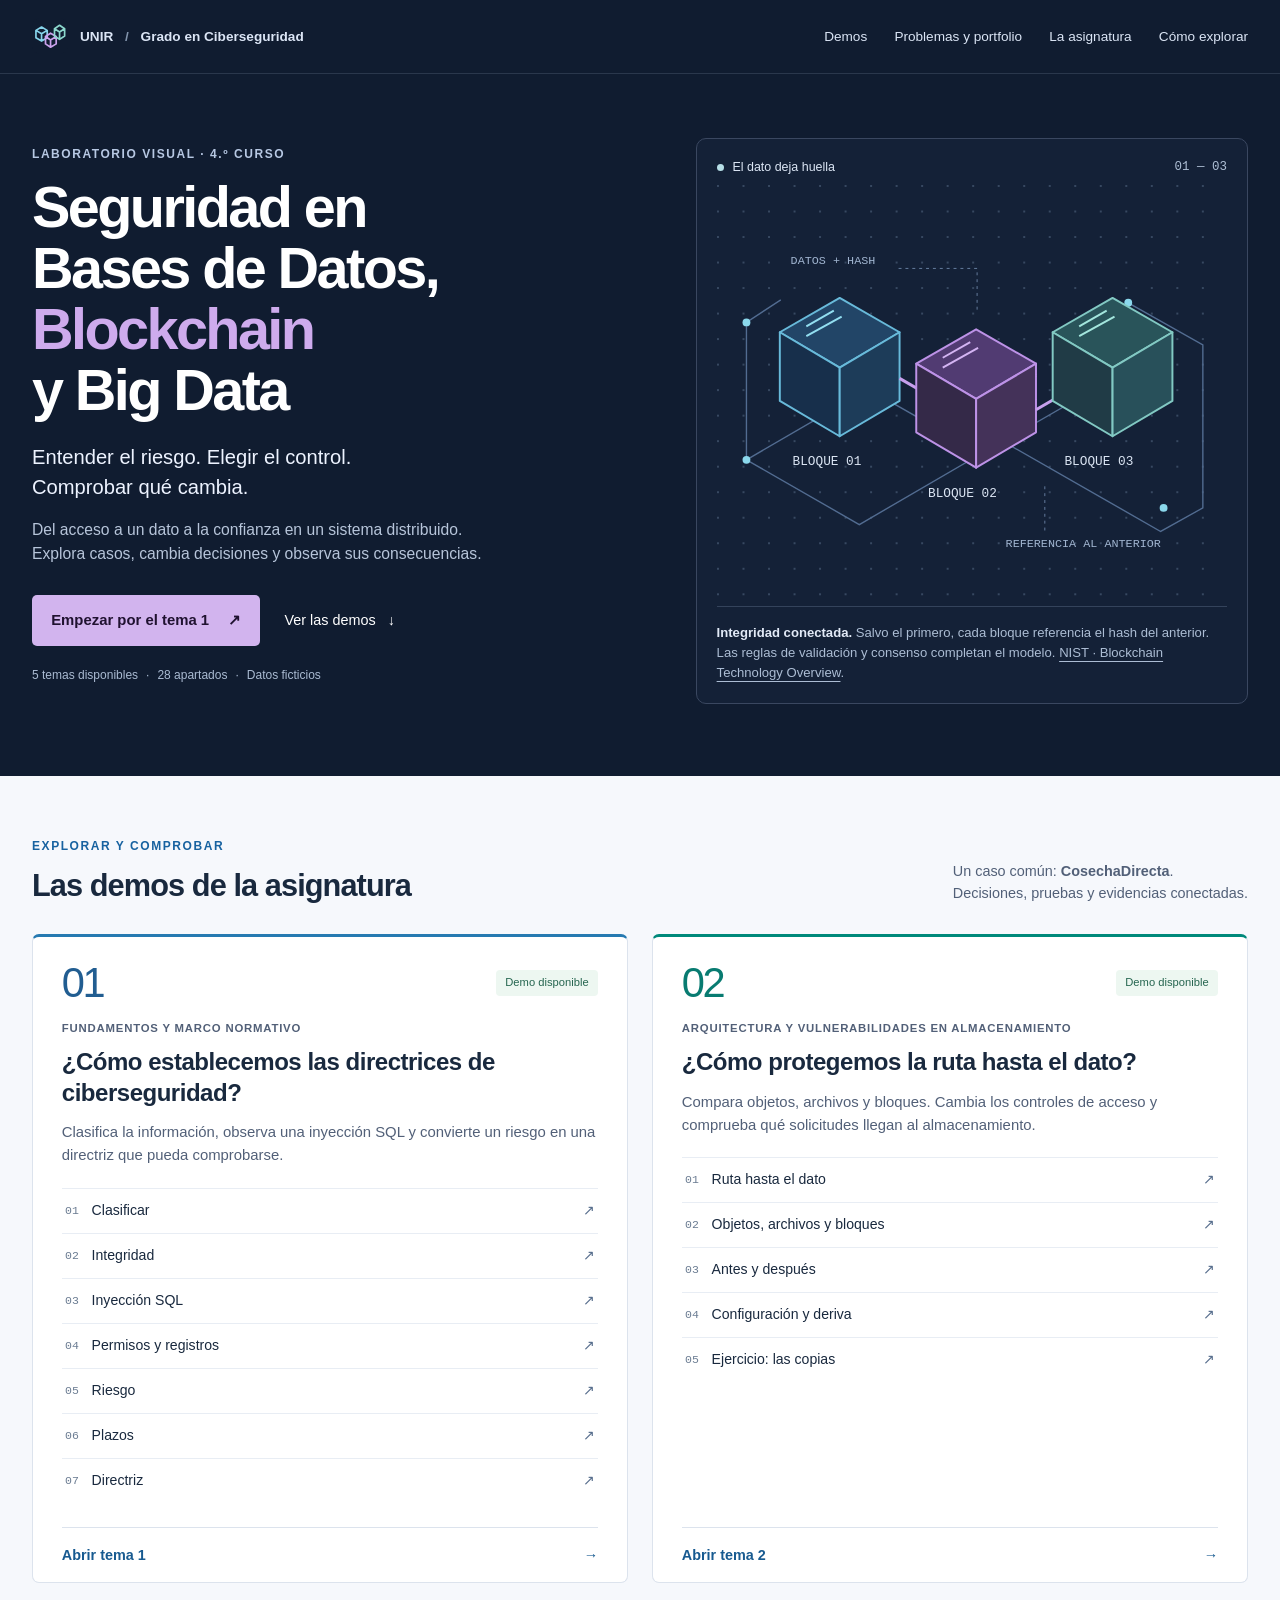
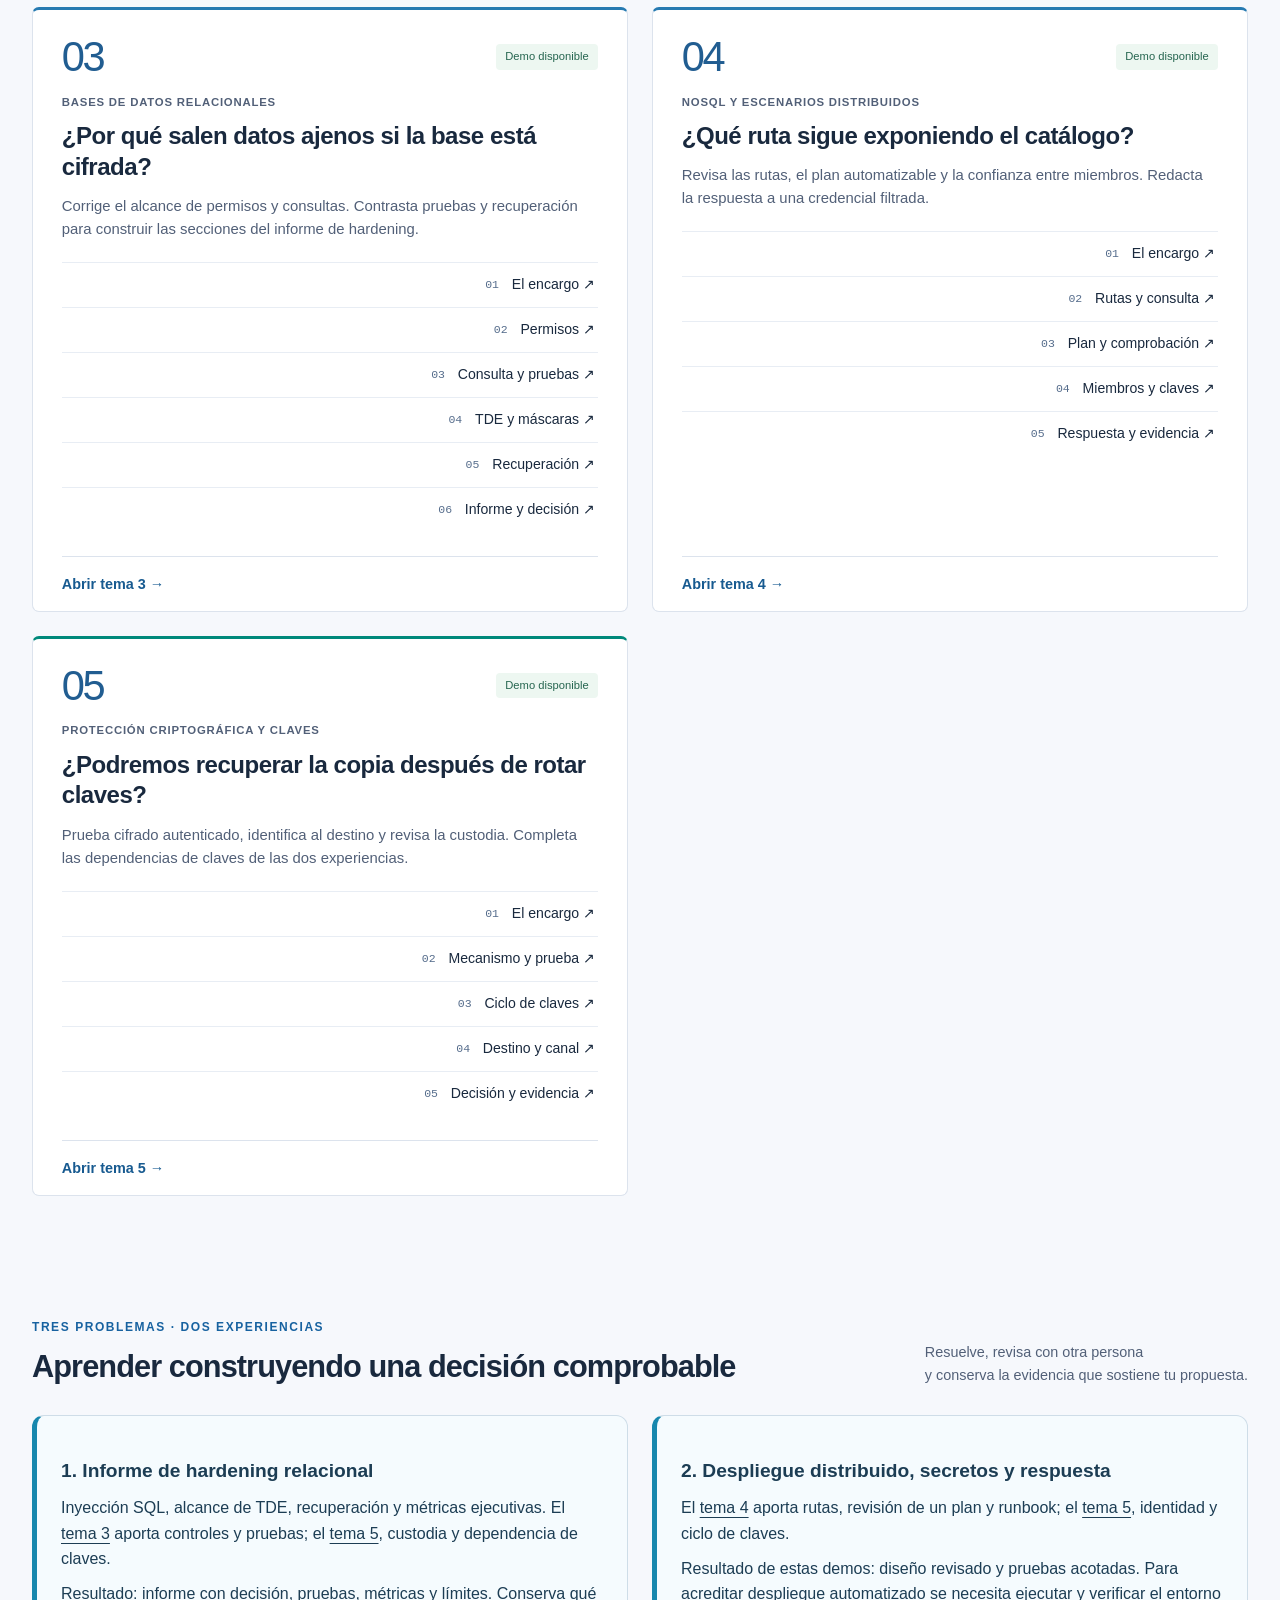
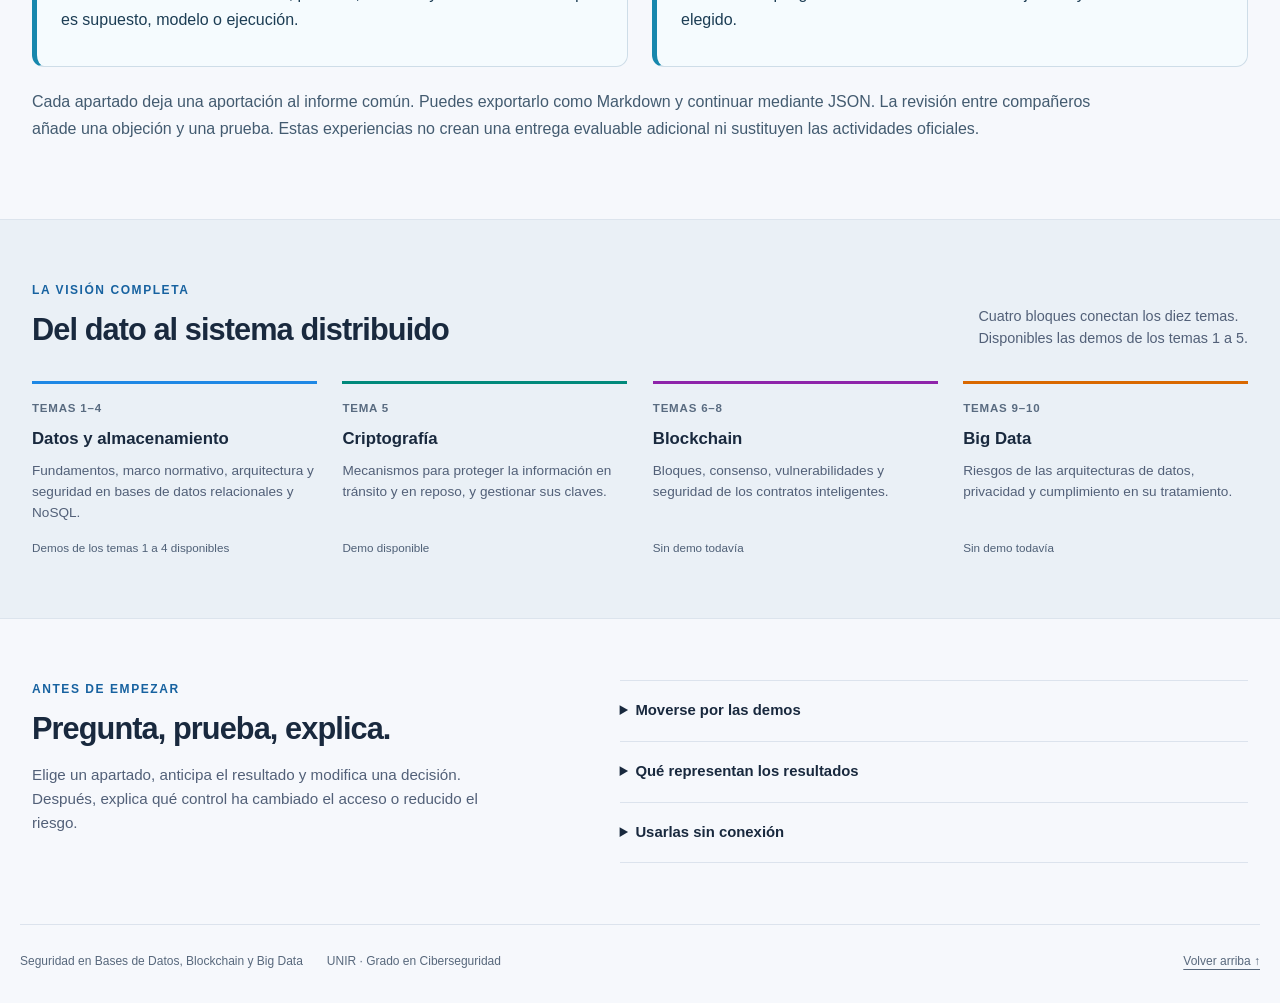
<file: index.html>
<!DOCTYPE html>
<html lang="es-ES">
<head>
  <meta charset="UTF-8">
  <meta name="viewport" content="width=device-width, initial-scale=1">
  <meta name="description" content="Demos de seguridad del dato con CosechaDirecta: fundamentos, almacenamiento, bases relacionales, catálogo distribuido y criptografía. Problemas y evidencias para dos experiencias de portfolio.">
  <meta name="theme-color" content="#101c30">
  <title>Seguridad en Bases de Datos, Blockchain y Big Data · Demos</title>
  <link rel="icon" href="comun/icono.svg" type="image/svg+xml">
  <link rel="stylesheet" href="comun/portada.css">
</head>
<body>
  <a class="saltar" href="#demos">Saltar a las demos</a>
  <header class="cabecera">
    <div class="marca"><img src="comun/icono.svg" width="36" height="36" alt=""><span>UNIR <span class="separador">/</span> Grado en Ciberseguridad</span></div>
    <nav aria-label="Navegación de la portada"><a href="#demos">Demos</a><a href="#portfolio">Problemas y portfolio</a><a href="#recorrido">La asignatura</a><a href="#uso">Cómo explorar</a></nav>
  </header>
  <main>
    <section class="hero" aria-labelledby="titulo">
      <div class="hero-texto">
        <p class="eyebrow">Laboratorio visual · 4.º curso</p>
        <h1 id="titulo">Seguridad en<br>Bases de Datos,<br><span>Blockchain</span><br>y Big Data</h1>
        <p class="entradilla">Entender el riesgo. Elegir el control.<br>Comprobar qué cambia.</p>
        <p class="intro">Del acceso a un dato a la confianza en un sistema distribuido. Explora casos, cambia decisiones y observa sus consecuencias.</p>
        <div class="acciones"><a class="boton" href="01_fundamentos_directrices.html">Empezar por el tema 1 <span aria-hidden="true">↗</span></a><a class="enlace-claro" href="#demos">Ver las demos <span aria-hidden="true">↓</span></a></div>
        <p class="hero-nota">5 temas disponibles <span aria-hidden="true">·</span> 28 apartados <span aria-hidden="true">·</span> Datos ficticios</p>
      </div>
      <figure class="cadena">
        <div class="cadena-cab"><span class="punto"></span> El dato deja huella <span class="mono">01 — 03</span></div>
        <svg viewBox="0 0 520 420" role="img" aria-labelledby="cadena-titulo cadena-desc">
          <title id="cadena-titulo">Una cadena de bloques conectados por hashes</title>
          <desc id="cadena-desc">Tres bloques enlazados. Cada bloque posterior referencia el hash del anterior. El esquema representa el vínculo entre datos e integridad.</desc>
          <defs>
            <pattern id="rejilla" width="26" height="26" patternUnits="userSpaceOnUse"><circle cx="1" cy="1" r="1" fill="#43556e"/></pattern>
          </defs>
          <rect width="520" height="420" fill="url(#rejilla)"/>
          <g fill="none" stroke="#526c91" stroke-width="1.4"><path d="M65 117 30 140v140l115 66 146-85 161 92 43-24V163l-76-43"/><path d="m30 280 124-72 116 66 149-86"/></g>
          <g fill="#8bd8ec"><circle cx="30" cy="140" r="4"/><circle cx="30" cy="280" r="4"/><circle cx="455" cy="329" r="4"/><circle cx="419" cy="120" r="4"/></g>
          <g stroke="#68bada" stroke-width="2" stroke-linejoin="round">
            <path d="m64 150 61-35 61 35-61 36z" fill="#224567"/><path d="m64 150 61 36v70l-61-36z" fill="#172f4b"/><path d="m125 186 61-36v70l-61 36z" fill="#1d3c59"/>
            <path d="m91 144 28-16m-28 26 36-20" stroke="#92def0"/>
          </g>
          <path d="m186 197 26 15 22-13" fill="none" stroke="#c7a0ed" stroke-width="3"/>
          <g stroke="#bd92e7" stroke-width="2" stroke-linejoin="round">
            <path d="m203 182 61-35 61 35-61 36z" fill="#513b72"/><path d="m203 182 61 36v70l-61-36z" fill="#342948"/><path d="m264 218 61-36v70l-61 36z" fill="#443259"/>
            <path d="m230 176 28-16m-28 26 36-20" stroke="#d4b4f3"/>
          </g>
          <path d="m325 229 26-15 25 14" fill="none" stroke="#c7a0ed" stroke-width="3"/>
          <g stroke="#82c9c3" stroke-width="2" stroke-linejoin="round">
            <path d="m342 150 61-35 61 35-61 36z" fill="#29545a"/><path d="m342 150 61 36v70l-61-36z" fill="#203b46"/><path d="m403 186 61-36v70l-61 36z" fill="#28505a"/>
            <path d="m369 144 28-16m-28 26 36-20" stroke="#a3e6dd"/>
          </g>
          <g fill="#dce6f4" font-family="monospace" font-size="13"><text x="77" y="285">BLOQUE 01</text><text x="215" y="318">BLOQUE 02</text><text x="354" y="285">BLOQUE 03</text></g>
          <g fill="#a0b4cf" font-family="monospace" font-size="12"><text x="75" y="80">DATOS + HASH</text><text x="294" y="369">REFERENCIA AL ANTERIOR</text></g>
          <path d="M185 85h80v44" fill="none" stroke="#657e9f" stroke-dasharray="3 4"/><path d="M334 352v-47" fill="none" stroke="#657e9f" stroke-dasharray="3 4"/>
        </svg>
        <figcaption><strong>Integridad conectada.</strong> Salvo el primero, cada bloque referencia el hash del anterior. Las reglas de validación y consenso completan el modelo. <a href="https://csrc.nist.gov/pubs/ir/8202/final">NIST · Blockchain Technology Overview</a>.</figcaption>
      </figure>
    </section>

    <section class="zona demos" id="demos" aria-labelledby="demos-titulo">
      <div class="titulo-seccion"><div><p class="eyebrow">Explorar y comprobar</p><h2 id="demos-titulo">Las demos de la asignatura</h2></div><p>Un caso común: <strong>CosechaDirecta</strong>.<br>Decisiones, pruebas y evidencias conectadas.</p></div>
      <div class="temas">
        <article class="tema">
          <div class="tema-arriba"><span class="numero">01</span><span class="disponible">Demo disponible</span></div>
          <p class="tema-etiqueta">Fundamentos y marco normativo</p>
          <h3><a href="01_fundamentos_directrices.html">¿Cómo establecemos las directrices de ciberseguridad?</a></h3>
          <p>Clasifica la información, observa una inyección SQL y convierte un riesgo en una directriz que pueda comprobarse.</p>
          <ol class="apartados" aria-label="Apartados del tema 1">
            <li><a href="01_fundamentos_directrices.html#clasificar"><span>01</span>Clasificar <span aria-hidden="true">↗</span></a></li>
            <li><a href="01_fundamentos_directrices.html#integridad"><span>02</span>Integridad <span aria-hidden="true">↗</span></a></li>
            <li><a href="01_fundamentos_directrices.html#inyeccion"><span>03</span>Inyección SQL <span aria-hidden="true">↗</span></a></li>
            <li><a href="01_fundamentos_directrices.html#permisos"><span>04</span>Permisos y registros <span aria-hidden="true">↗</span></a></li>
            <li><a href="01_fundamentos_directrices.html#riesgo"><span>05</span>Riesgo <span aria-hidden="true">↗</span></a></li>
            <li><a href="01_fundamentos_directrices.html#plazos"><span>06</span>Plazos <span aria-hidden="true">↗</span></a></li>
            <li><a href="01_fundamentos_directrices.html#directriz"><span>07</span>Directriz <span aria-hidden="true">↗</span></a></li>
          </ol>
          <a class="abrir" href="01_fundamentos_directrices.html">Abrir tema 1 <span aria-hidden="true">→</span></a>
        </article>
        <article class="tema tema-dos">
          <div class="tema-arriba"><span class="numero">02</span><span class="disponible">Demo disponible</span></div>
          <p class="tema-etiqueta">Arquitectura y vulnerabilidades en almacenamiento</p>
          <h3><a href="02_almacenamiento_acceso.html">¿Cómo protegemos la ruta hasta el dato?</a></h3>
          <p>Compara objetos, archivos y bloques. Cambia los controles de acceso y comprueba qué solicitudes llegan al almacenamiento.</p>
          <ol class="apartados" aria-label="Apartados del tema 2">
            <li><a href="02_almacenamiento_acceso.html#ruta"><span>01</span>Ruta hasta el dato <span aria-hidden="true">↗</span></a></li>
            <li><a href="02_almacenamiento_acceso.html#modalidades"><span>02</span>Objetos, archivos y bloques <span aria-hidden="true">↗</span></a></li>
            <li><a href="02_almacenamiento_acceso.html#acceso"><span>03</span>Antes y después <span aria-hidden="true">↗</span></a></li>
            <li><a href="02_almacenamiento_acceso.html#config"><span>04</span>Configuración y deriva <span aria-hidden="true">↗</span></a></li>
            <li><a href="02_almacenamiento_acceso.html#ejercicio"><span>05</span>Ejercicio: las copias <span aria-hidden="true">↗</span></a></li>
          </ol>
          <a class="abrir" href="02_almacenamiento_acceso.html">Abrir tema 2 <span aria-hidden="true">→</span></a>
        </article>
        <article class="tema">
          <div class="tema-arriba"><span class="numero">03</span><span class="disponible">Demo disponible</span></div>
          <p class="tema-etiqueta">Bases de datos relacionales</p>
          <h3><a href="03_relacionales.html">¿Por qué salen datos ajenos si la base está cifrada?</a></h3>
          <p>Corrige el alcance de permisos y consultas. Contrasta pruebas y recuperación para construir las secciones del informe de hardening.</p>
          <ol class="apartados" aria-label="Apartados del tema 3">
            <li><a href="03_relacionales.html#caso"><span>01</span>El encargo ↗</a></li>
            <li><a href="03_relacionales.html#permisos"><span>02</span>Permisos ↗</a></li>
            <li><a href="03_relacionales.html#inyeccion"><span>03</span>Consulta y pruebas ↗</a></li>
            <li><a href="03_relacionales.html#cifrado"><span>04</span>TDE y máscaras ↗</a></li>
            <li><a href="03_relacionales.html#recuperacion"><span>05</span>Recuperación ↗</a></li>
            <li><a href="03_relacionales.html#informe"><span>06</span>Informe y decisión ↗</a></li>
          </ol><a class="abrir" href="03_relacionales.html">Abrir tema 3 →</a>
        </article>
        <article class="tema">
          <div class="tema-arriba"><span class="numero">04</span><span class="disponible">Demo disponible</span></div>
          <p class="tema-etiqueta">NoSQL y escenarios distribuidos</p>
          <h3><a href="04_distribuidas.html">¿Qué ruta sigue exponiendo el catálogo?</a></h3>
          <p>Revisa las rutas, el plan automatizable y la confianza entre miembros. Redacta la respuesta a una credencial filtrada.</p>
          <ol class="apartados" aria-label="Apartados del tema 4">
            <li><a href="04_distribuidas.html#caso"><span>01</span>El encargo ↗</a></li>
            <li><a href="04_distribuidas.html#rutas"><span>02</span>Rutas y consulta ↗</a></li>
            <li><a href="04_distribuidas.html#configuracion"><span>03</span>Plan y comprobación ↗</a></li>
            <li><a href="04_distribuidas.html#rotacion"><span>04</span>Miembros y claves ↗</a></li>
            <li><a href="04_distribuidas.html#runbook"><span>05</span>Respuesta y evidencia ↗</a></li>
          </ol><a class="abrir" href="04_distribuidas.html">Abrir tema 4 →</a>
        </article>
        <article class="tema tema-cinco">
          <div class="tema-arriba"><span class="numero">05</span><span class="disponible">Demo disponible</span></div>
          <p class="tema-etiqueta">Protección criptográfica y claves</p>
          <h3><a href="05_criptografia.html">¿Podremos recuperar la copia después de rotar claves?</a></h3>
          <p>Prueba cifrado autenticado, identifica al destino y revisa la custodia. Completa las dependencias de claves de las dos experiencias.</p>
          <ol class="apartados" aria-label="Apartados del tema 5">
            <li><a href="05_criptografia.html#caso"><span>01</span>El encargo ↗</a></li>
            <li><a href="05_criptografia.html#mecanismos"><span>02</span>Mecanismo y prueba ↗</a></li>
            <li><a href="05_criptografia.html#claves"><span>03</span>Ciclo de claves ↗</a></li>
            <li><a href="05_criptografia.html#identidad"><span>04</span>Destino y canal ↗</a></li>
            <li><a href="05_criptografia.html#evidencia"><span>05</span>Decisión y evidencia ↗</a></li>
          </ol><a class="abrir" href="05_criptografia.html">Abrir tema 5 →</a>
        </article>
      </div>
    </section>

    <section class="zona portfolio" id="portfolio" aria-labelledby="portfolio-titulo">
      <div class="titulo-seccion"><div><p class="eyebrow">Tres problemas · dos experiencias</p><h2 id="portfolio-titulo">Aprender construyendo una decisión comprobable</h2></div><p>Resuelve, revisa con otra persona<br>y conserva la evidencia que sostiene tu propuesta.</p></div>
      <div class="temas">
        <article class="experiencia"><h3>1. Informe de hardening relacional</h3><p>Inyección SQL, alcance de TDE, recuperación y métricas ejecutivas. El <a href="03_relacionales.html#caso">tema 3</a> aporta controles y pruebas; el <a href="05_criptografia.html#claves">tema 5</a>, custodia y dependencia de claves.</p><p>Resultado: informe con decisión, pruebas, métricas y límites. Conserva qué es supuesto, modelo o ejecución.</p></article>
        <article class="experiencia"><h3>2. Despliegue distribuido, secretos y respuesta</h3><p>El <a href="04_distribuidas.html#caso">tema 4</a> aporta rutas, revisión de un plan y runbook; el <a href="05_criptografia.html#caso">tema 5</a>, identidad y ciclo de claves.</p><p>Resultado de estas demos: diseño revisado y pruebas acotadas. Para acreditar despliegue automatizado se necesita ejecutar y verificar el entorno elegido.</p></article>
      </div>
      <p class="portfolio-nota">Cada apartado deja una aportación al informe común. Puedes exportarlo como Markdown y continuar mediante JSON. La revisión entre compañeros añade una objeción y una prueba. Estas experiencias no crean una entrega evaluable adicional ni sustituyen las actividades oficiales.</p>
    </section>

    <section class="recorrido" id="recorrido" aria-labelledby="recorrido-titulo">
      <div class="zona">
        <div class="titulo-seccion"><div><p class="eyebrow">La visión completa</p><h2 id="recorrido-titulo">Del dato al sistema distribuido</h2></div><p>Cuatro bloques conectan los diez temas.<br>Disponibles las demos de los temas 1 a 5.</p></div>
        <ol class="bloques">
          <li><span class="rango">Temas 1–4</span><h3>Datos y almacenamiento</h3><p>Fundamentos, marco normativo, arquitectura y seguridad en bases de datos relacionales y NoSQL.</p><span class="situacion">Demos de los temas 1 a 4 disponibles</span></li>
          <li class="cripto"><span class="rango">Tema 5</span><h3>Criptografía</h3><p>Mecanismos para proteger la información en tránsito y en reposo, y gestionar sus claves.</p><span class="situacion">Demo disponible</span></li>
          <li class="blockchain"><span class="rango">Temas 6–8</span><h3>Blockchain</h3><p>Bloques, consenso, vulnerabilidades y seguridad de los contratos inteligentes.</p><span class="situacion">Sin demo todavía</span></li>
          <li class="bigdata"><span class="rango">Temas 9–10</span><h3>Big Data</h3><p>Riesgos de las arquitecturas de datos, privacidad y cumplimiento en su tratamiento.</p><span class="situacion">Sin demo todavía</span></li>
        </ol>
      </div>
    </section>

    <section class="zona uso" id="uso" aria-labelledby="uso-titulo">
      <div><p class="eyebrow">Antes de empezar</p><h2 id="uso-titulo">Pregunta, prueba, explica.</h2><p>Elige un apartado, anticipa el resultado y modifica una decisión. Después, explica qué control ha cambiado el acceso o reducido el riesgo.</p></div>
      <div class="guia">
        <details><summary>Moverse por las demos</summary><p>La barra superior permite volver al índice y cambiar de tema. Dentro de cada demo, usa las pestañas o las teclas <kbd>1</kbd>–<kbd>7</kbd>; <kbd>←</kbd> y <kbd>→</kbd> avanzan por los pasos. <kbd>?</kbd> muestra los atajos y <strong>A− / A+</strong> ajusta la letra.</p></details>
        <details><summary>Qué representan los resultados</summary><p>CosechaDirecta es un caso ficticio. Las demos combinan cálculos en el navegador, resultados precalculados con Python y simulaciones didácticas. El botón <strong>i</strong> de cada apartado explica su procedencia. Un resultado del simulador no acredita la seguridad de un sistema real.</p></details>
        <details><summary>Usarlas sin conexión</summary><p>Abre <strong>index.html</strong> desde la carpeta completa. Las demos funcionan en el navegador, sin instalar bibliotecas ni conectarse a servicios. Los enlaces a fuentes externas requieren conexión.</p></details>
      </div>
    </section>
  </main>
  <footer class="pie"><span>Seguridad en Bases de Datos, Blockchain y Big Data</span><span>UNIR · Grado en Ciberseguridad</span><a href="#titulo">Volver arriba ↑</a></footer>
</body>
</html>
</file>
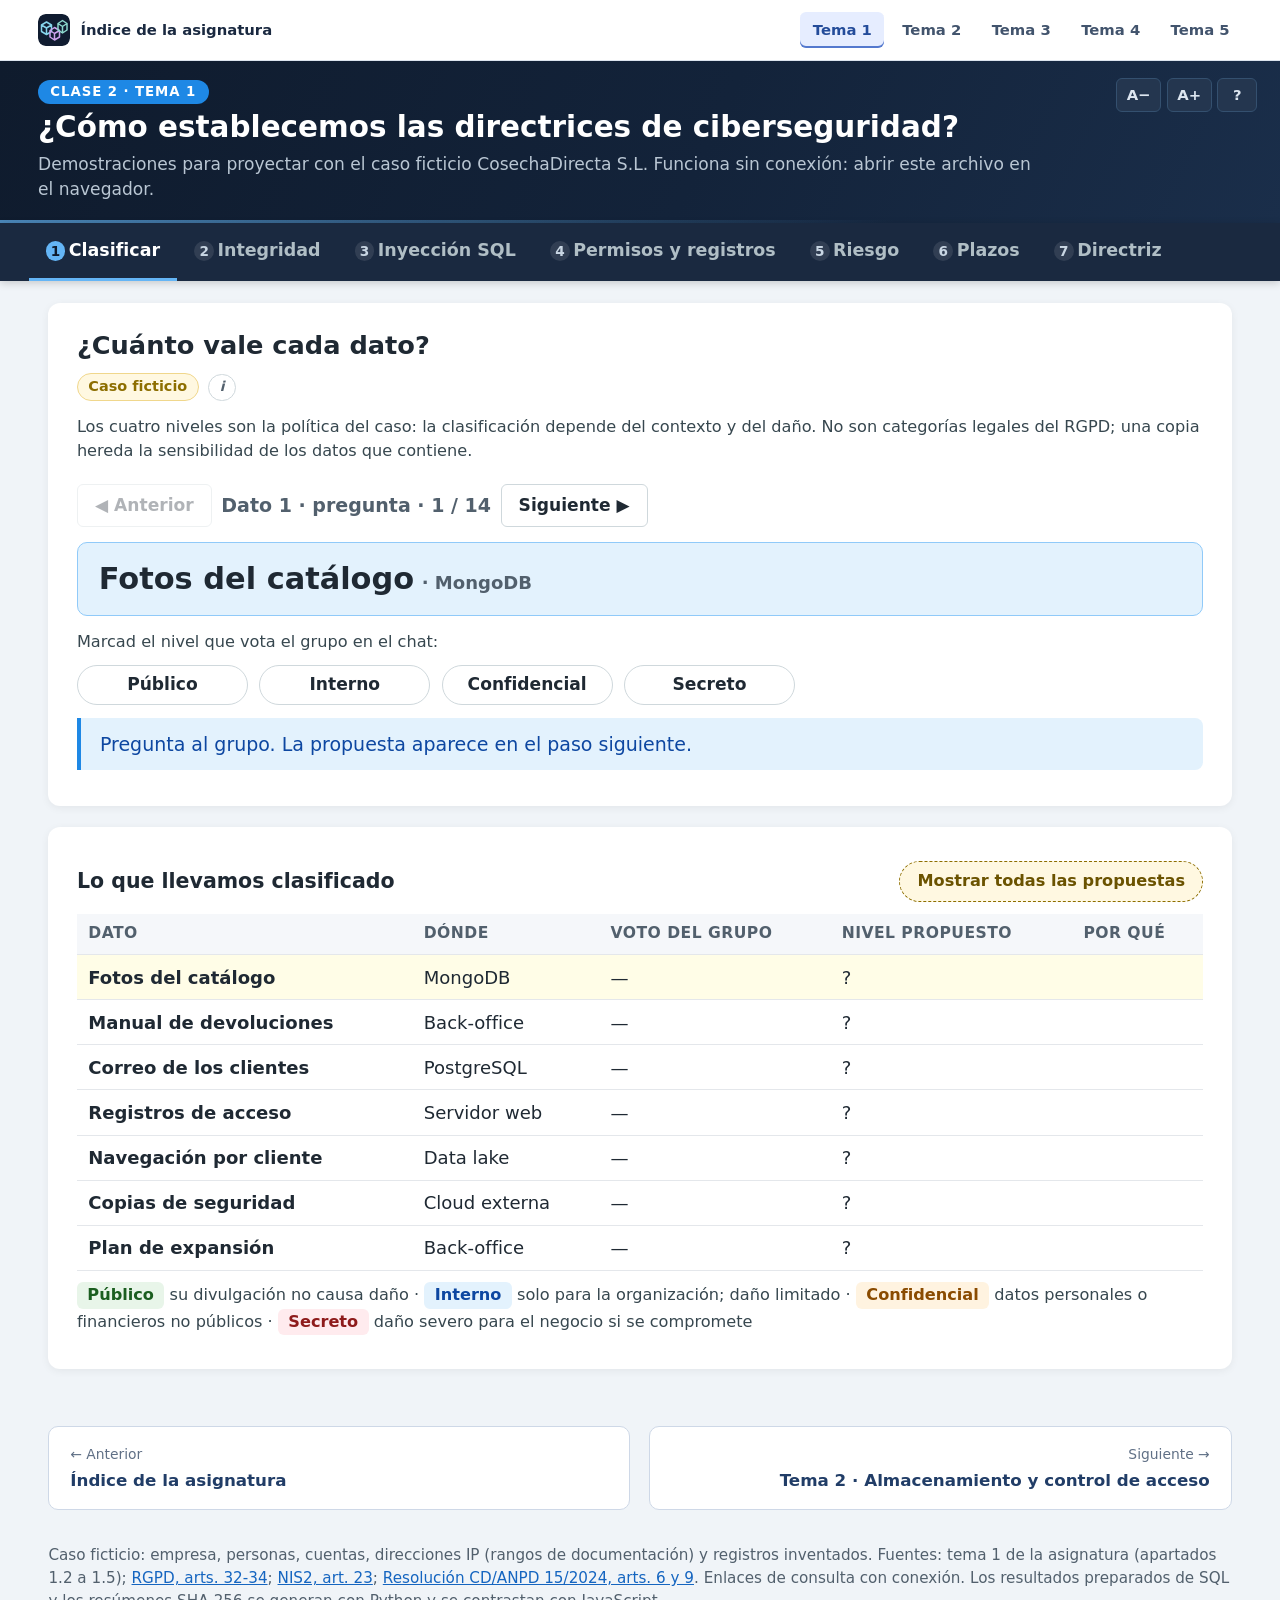
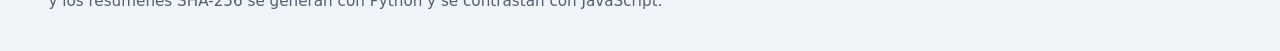
<file: 01_fundamentos_directrices.html>
<!DOCTYPE html>
<html lang="es-ES">
<head>
<meta charset="UTF-8">
<meta name="viewport" content="width=device-width, initial-scale=1.0">
<title>Clase 2 · Fundamentos y directrices · Seguridad en Bases de Datos, Blockchain y Big Data</title>
<meta name="description" content="Laboratorio del tema 1: clasificación de datos, integridad, inyección SQL, permisos, riesgos y directrices de ciberseguridad con el caso ficticio CosechaDirecta.">
<link rel="icon" href="comun/icono.svg" type="image/svg+xml">
<link rel="stylesheet" href="comun/clase.css">
<style>
  /* 1 · clasificar */
  .dato-grande { font-size: 1.6rem; font-weight: 800; }
  .dato-donde { font-size: .95rem; color: var(--ink2); font-weight: 600; margin-left: .4rem; }
  .votos .chip { min-width: 9rem; font-weight: 700; }
  .nivel { display: inline-block; font-weight: 800; padding: .05rem .55rem; border-radius: 6px; }
  .nivel.Público { background: #E8F5E9; color: #1B5E20; }
  .nivel.Interno { background: #E3F2FD; color: #0D47A1; }
  .nivel.Confidencial { background: #FFF3E0; color: #8A4B00; }
  .nivel.Secreto { background: #FFEBEE; color: #8E1B1B; }
  /* 2 · integridad */
  .hash { font-family: Menlo, Consolas, monospace; font-size: 1.02rem; word-break: break-all; padding: .5rem .7rem; background: var(--soft); border: 1px solid var(--line); border-radius: 8px; }
  .hash .d { background: #FFD54F; border-radius: 2px; }
  .estado-grande { font-size: 1.25rem; font-weight: 800; margin: .5rem 0; }
  .tres { display: grid; grid-template-columns: repeat(3, 1fr); gap: .8rem; }
  .tres > div { border: 1px solid var(--line); border-radius: 10px; padding: .7rem .9rem; background: #fff; }
  .tres b { display: block; font-size: 1.05rem; margin-bottom: .2rem; }
  /* 3 · inyección */
  #inj-texto { width: min(100%, 40rem); font-family: Menlo, Consolas, monospace; font-size: 1.05rem; }
  .modos .chip { font-weight: 700; }
  /* 4 · permisos */
  td.sobra { outline: 2px solid var(--bad); outline-offset: -3px; border-radius: 4px; }
  /* 5 · riesgo */
  .riesgo-wrap { display: grid; grid-template-columns: minmax(0, 1.15fr) minmax(0, 1fr); gap: 1.2rem; align-items: start; }
  .riesgo-wrap svg { width: 100%; max-height: 66vh; display: block; }
  .plazos-grid { display: grid; grid-template-columns: minmax(0, 1fr) minmax(0, 1.7fr); gap: 1rem; align-items: start; }
  .marca { cursor: pointer; }
  .marca circle { stroke: #fff; stroke-width: 3; }
  .marca.sel circle { stroke: var(--bigd); stroke-width: 5; }
  .cadena { display: grid; grid-template-columns: 9.5rem 1fr; gap: .25rem .8rem; margin: .5rem 0; }
  .cadena dt { font-weight: 800; color: var(--ink2); }
  .ctrl-r { border: 1px solid var(--line); border-radius: 8px; padding: .5rem .7rem; margin: .4rem 0; }
  .ctrl-r .eje { font-weight: 800; }
  /* 6 · plazos */
  .plazo-fecha { font-weight: 800; }
  /* 7 · directriz */
  .form-dir { display: grid; grid-template-columns: 9rem 1fr; gap: .45rem .8rem; align-items: start; }
  .form-dir label { font-weight: 700; padding-top: .4rem; }
  .form-dir textarea { min-height: 2.6rem; }
  .criterio { display: grid; grid-template-columns: 8.5rem 6.5rem 1fr; gap: .6rem; align-items: center; padding: .35rem 0; border-bottom: 1px solid var(--line); }
  .vista-dir { border: 2px solid var(--ok); border-radius: 10px; padding: .8rem 1rem; background: #fff; }
  .vista-dir p { margin: .2rem 0; }
  .reloj { font-variant-numeric: tabular-nums; font-size: 1.6rem; font-weight: 800; min-width: 5.5rem; display: inline-block; }
  @media (max-width: 1000px) { .riesgo-wrap, .tres, .plazos-grid { grid-template-columns: 1fr; } }
</style>
</head>
<body>
<header class="header">
  <h1><span class="num">CLASE 2 · TEMA 1</span> ¿Cómo establecemos las directrices de ciberseguridad?</h1>
  <p>Demostraciones para proyectar con el caso ficticio CosechaDirecta S.L. Funciona sin conexión: abrir este archivo en el navegador.</p>
</header>
<nav class="tabs" role="tablist" aria-label="Demostraciones">
  <button class="tab" role="tab" id="t-clasificar" aria-controls="p-clasificar" aria-selected="true"><span class="tab-n">1</span>Clasificar</button>
  <button class="tab" role="tab" id="t-integridad" aria-controls="p-integridad" aria-selected="false"><span class="tab-n">2</span>Integridad</button>
  <button class="tab" role="tab" id="t-inyeccion" aria-controls="p-inyeccion" aria-selected="false"><span class="tab-n">3</span>Inyección SQL</button>
  <button class="tab" role="tab" id="t-permisos" aria-controls="p-permisos" aria-selected="false"><span class="tab-n">4</span>Permisos y registros</button>
  <button class="tab" role="tab" id="t-riesgo" aria-controls="p-riesgo" aria-selected="false"><span class="tab-n">5</span>Riesgo</button>
  <button class="tab" role="tab" id="t-plazos" aria-controls="p-plazos" aria-selected="false"><span class="tab-n">6</span>Plazos</button>
  <button class="tab" role="tab" id="t-directriz" aria-controls="p-directriz" aria-selected="false"><span class="tab-n">7</span>Directriz</button>
</nav>

<main class="content">

<!-- ============================================================ 1 · clasificar -->
<section class="panel active" id="p-clasificar" role="tabpanel" aria-labelledby="t-clasificar">
  <div class="card">
    <h2>¿Cuánto vale cada dato?</h2>
    <div class="meta"><span class="tag illus">Caso ficticio</span><span class="tag">Tema 1 · 1.5 · clasificación de datos (cuatro niveles)</span></div>
    <p class="small">Los cuatro niveles son la política del caso: la clasificación depende del contexto y del daño. No son categorías legales del RGPD; una copia hereda la sensibilidad de los datos que contiene.</p>
    <div id="cl-pasos"></div>
    <div class="pregunta"><span class="dato-grande" id="cl-dato"></span><span class="dato-donde" id="cl-donde"></span></div>
    <p class="small">Marcad el nivel que vota el grupo en el chat:</p>
    <div class="row votos" id="cl-votos"></div>
    <div id="cl-sol"></div>
  </div>
  <div class="card">
    <div class="row" style="justify-content: space-between"><h3 style="margin:0">Lo que llevamos clasificado</h3><span id="cl-boton"></span></div>
    <table class="t" id="cl-tabla"><thead><tr><th>Dato</th><th>Dónde</th><th>Voto del grupo</th><th>Nivel propuesto</th><th>Por qué</th></tr></thead><tbody></tbody></table>
    <p class="small" style="margin-top:.6rem" id="cl-niveles"></p>
  </div>
</section>

<!-- ============================================================ 2 · integridad -->
<section class="panel" id="p-integridad" role="tabpanel" aria-labelledby="t-integridad">
  <div class="card">
    <h2>¿Lo notaríais si alguien cambia 100 por 1000?</h2>
    <div class="meta"><span class="tag illus">Datos ficticios</span><span class="tag">Tema 1 · 1.2 · integridad (ejemplo 100 → 1000)</span><span class="tag">SHA-256 calculado en el navegador; igual que shasum, sha256sum o certutil</span></div>
    <div id="in-pasos"></div>
    <div class="grid2">
      <div>
        <h3>clientes_ficticios.csv <span class="small">(se puede editar)</span></h3>
        <textarea id="in-csv" class="mono" rows="5" spellcheck="false" aria-label="Contenido del fichero"></textarea>
      </div>
      <div>
        <h3>Resumen guardado el lunes</h3>
        <div class="hash" id="in-ref"></div>
        <h3>Resumen calculado ahora</h3>
        <div class="hash" id="in-calc"></div>
        <div class="estado-grande" id="in-estado"></div>
      </div>
    </div>
    <div id="in-msg"></div>
  </div>
  <div class="card">
    <h3>En vuestro equipo</h3>
    <div class="term"><span class="cmd">$ shasum -a 256 clientes_ficticios.csv</span>        <span class="small" style="color:#A9B4BF"># macOS</span>
<span class="cmd">$ sha256sum clientes_ficticios.csv</span>            <span class="small" style="color:#A9B4BF"># Linux</span>
<span class="cmd">&gt; certutil -hashfile clientes_ficticios.csv SHA256</span>   <span class="small" style="color:#A9B4BF"># Windows</span></div>
    <p class="small"><a href="recursos/clientes_ficticios.csv" download>Descargar el CSV original</a>. Los comandos calculan el resumen de sus bytes: cambiar la codificación o los saltos de línea también cambia el resultado.</p>
  </div>
</section>

<!-- ============================================================ 3 · inyección -->
<section class="panel" id="p-inyeccion" role="tabpanel" aria-labelledby="t-inyeccion">
  <div class="card">
    <h2>El buscador de productos</h2>
    <div class="meta"><span class="tag illus">Caso ficticio</span><span class="tag">Tema 1 · 1.3 · inyección SQL y contramedidas</span><span class="tag">A, B y C: resultados precalculados con Python y SQLite en memoria</span></div>
    <div id="inj-pasos"></div>
    <div class="row"><label for="inj-texto"><b>Buscar:</b></label><input type="text" id="inj-texto" spellcheck="false" autocomplete="off"></div>
    <div class="row" id="inj-pre"></div>
    <div class="row modos" id="inj-modos"></div>
    <h3>Lo que llega a la base de datos</h3>
    <div class="term" id="inj-sql"></div>
    <h3>Resultado</h3>
    <div class="term" id="inj-res"></div>
    <div id="inj-msg"></div>
    <p class="small" id="inj-origen"></p>
    <p class="small">Ejercicio opcional: <a href="recursos/inyeccion_sqlite.py" download>descargar el script de Python</a>. En macOS/Linux, abre el terminal en la carpeta de descarga y ejecuta <code id="inj-cmd"></code>. En Windows, ejecuta <code>py inyeccion_sqlite.py</code> para recorrer los ejemplos A, B y C. Usa solo datos ficticios en tu equipo; no requiere red ni una base de datos instalada.</p>
  </div>
</section>

<!-- ============================================================ 4 · permisos y registros -->
<section class="panel" id="p-permisos" role="tabpanel" aria-labelledby="t-permisos">
  <div class="card">
    <h2>¿Qué puede hacer cada cuenta?</h2>
    <div class="meta"><span class="tag illus">Caso ficticio</span><span class="tag">Tema 1 · 1.3 · abuso de privilegios; 1.5 · mínimo privilegio</span></div>
    <div id="pe-pasos"></div>
    <div class="row modos" id="pe-vista"></div>
    <table class="t" id="pe-tabla"></table>
    <p class="small" id="pe-nota"></p>
  </div>
  <div class="card">
    <h2>Registro de accesos a PostgreSQL <span class="small">(simplificado)</span></h2>
    <div class="pregunta" id="re-pregunta">¿Qué líneas deberían saltar como alerta? ¿Por qué?</div>
    <table class="t" id="re-tabla"></table>
    <div id="re-msg"></div>
  </div>
</section>

<!-- ============================================================ 5 · riesgo -->
<section class="panel" id="p-riesgo" role="tabpanel" aria-labelledby="t-riesgo">
  <div class="card">
    <h2>Probabilidad × impacto</h2>
    <div class="meta"><span class="tag illus">Valoraciones supuestas para el caso</span><span class="tag">Tema 1 · 1.3 · matriz de riesgos y defensa en profundidad</span><span class="tag">Escala 1-5 y niveles: convención de la clase</span></div>
    <div class="row"><span id="ri-pasos"></span><span id="ri-boton"></span></div>
    <div class="riesgo-wrap">
      <div><svg id="ri-svg" viewBox="0 0 640 560" role="img" aria-label="Matriz de riesgos de cinco por cinco"></svg></div>
      <div>
        <div class="row" id="ri-chips"></div>
        <div id="ri-detalle"></div>
      </div>
    </div>
  </div>
</section>

<!-- ============================================================ 6 · plazos -->
<section class="panel" id="p-plazos" role="tabpanel" aria-labelledby="t-plazos">
  <div class="card">
    <h2>El viernes a las 18:00</h2>
    <div class="meta"><span class="tag illus">Caso ficticio</span><span class="tag">RGPD arts. 33-34 · Directiva (UE) 2022/2555 art. 23 · Res. CD/ANPD 15/2024 arts. 6 y 9</span></div>
    <p id="pl-escenario"></p>
    <div id="pl-pasos"></div>
    <div class="plazos-grid">
      <div>
        <div class="row"><label for="pl-fecha"><b>Constancia (Madrid):</b></label><input type="datetime-local" id="pl-fecha" aria-describedby="pl-error"></div>
        <p id="pl-error" class="small" role="status"></p>
        <label class="check"><input type="checkbox" id="pl-alto"> Se aprecia alto riesgo para las personas</label>
        <label class="check"><input type="checkbox" id="pl-inint"> Datos cifrados con una clave no comprometida (ininteligibles)</label>
        <label class="check"><input type="checkbox" id="pl-improb"> Es improbable que suponga un riesgo para las personas</label>
        <label class="check"><input type="checkbox" id="pl-brasil"> Aplica la LGPD y puede haber riesgo o daño relevante</label>
        <label class="check"><input type="checkbox" id="pl-nis2"> Si le aplicara NIS2 y el incidente fuera significativo</label>
      </div>
      <div>
        <table class="t" id="pl-tabla"></table>
      </div>
    </div>
    <div id="pl-msg"></div>
  </div>
</section>

<!-- ============================================================ 7 · directriz -->
<section class="panel" id="p-directriz" role="tabpanel" aria-labelledby="t-directriz">
  <div class="card">
    <h2>Una directriz que se pueda comprobar</h2>
    <div class="meta"><span class="tag illus">Caso ficticio</span><span class="tag">Tema 1 · 1.4 (qué obliga) y 1.5 (buenas prácticas)</span></div>
    <div class="row" id="di-riesgos"></div>
    <p id="di-riesgo"></p>
    <div class="row">
      <button type="button" class="btn" id="di-vaga">Cargar la frase vaga</button>
      <button type="button" class="btn" id="di-vaciar">Vaciar</button>
      <button type="button" class="btn" id="di-modelo">Ver la solución modelo</button>
      <span style="margin-left:auto"><b>Tiempo:</b> <span class="reloj" id="di-reloj">5:00</span>
        <button type="button" class="btn" data-min="5">5 min</button><button type="button" class="btn" data-min="3">3 min</button><button type="button" class="btn" id="di-pausa">Iniciar</button></span>
    </div>
    <div class="grid2">
      <div class="form-dir" id="di-form"></div>
      <div>
        <h3 style="margin-top:0">Lista de comprobación</h3>
        <p class="small">Ayuda orientativa sobre la <b>forma</b> (concreción, responsable, evidencia, trazabilidad). No valida el fondo: una directriz puede salir «bien planteada» en todo y seguir siendo inadecuada o desproporcionada. La valoración final es del docente.</p>
        <div id="di-check"></div>
        <h3>Así queda</h3>
        <div class="vista-dir" id="di-vista"></div>
      </div>
    </div>
  </div>
</section>
</main>
<footer>Caso ficticio: empresa, personas, cuentas, direcciones IP (rangos de documentación) y registros inventados. Fuentes: tema 1 de la asignatura (apartados 1.2 a 1.5); <a href="https://eur-lex.europa.eu/eli/reg/2016/679/oj?locale=es" target="_blank" rel="noopener">RGPD, arts. 32-34</a>; <a href="https://eur-lex.europa.eu/eli/dir/2022/2555/oj?locale=es" target="_blank" rel="noopener">NIS2, art. 23</a>; <a href="https://bibliotecadigital.mj.gov.br/bitstream/1/12879/2/RES_ANPD_2024_15.html" target="_blank" rel="noopener">Resolución CD/ANPD 15/2024, arts. 6 y 9</a>. Enlaces de consulta con conexión. Los resultados preparados de SQL y los resúmenes SHA-256 se generan con Python y se contrastan con JavaScript.</footer>

<script src="comun/clase.js"></script>
<script src="01_fundamentos_lib.js"></script>
<script src="01_fundamentos_datos.js"></script>
<script>
(function () {
  "use strict";
  const D = window.SBD_DATOS, S = window.SBD, esc = Clase.esc;
  const $ = (id) => document.getElementById(id);

  // ------------------------------------------------------------ pestañas
  document.querySelectorAll('[role="tab"]').forEach((t) => t.addEventListener("click", () => {
    document.querySelectorAll('[role="tab"]').forEach((x) => x.setAttribute("aria-selected", String(x === t)));
    document.querySelectorAll(".panel").forEach((p) => p.classList.toggle("active", p.id === t.getAttribute("aria-controls")));
  }));
  function chips(host, opciones, alPulsar) {
    host.innerHTML = "";
    const bs = opciones.map(([valor, texto]) => {
      const b = document.createElement("button");
      b.type = "button"; b.className = "chip"; b.textContent = texto; b.dataset.v = valor; b.setAttribute("aria-pressed", "false");
      b.addEventListener("click", () => alPulsar(valor));
      host.append(b);
      return b;
    });
    return (valor) => bs.forEach((b) => b.setAttribute("aria-pressed", String(b.dataset.v === valor)));
  }
  const nivelHTML = (n) => '<span class="nivel ' + esc(n) + '">' + esc(n) + "</span>";

  // ============================================================ 1 · clasificar
  (function () {
    const items = D.clasificacion;
    const votos = {};
    let k = 0, todas = false;
    const marcar = chips($("cl-votos"), D.niveles.map(([n]) => [n, n]), (n) => { votos[i()] = n; pintar(); });
    const i = () => Math.floor(k / 2);
    function pintar() {
      const [dato, donde, nivel, porque] = items[i()];
      $("cl-dato").textContent = dato;
      $("cl-donde").textContent = "· " + donde;
      marcar(votos[i()] || "");
      const visto = k % 2 === 1 || todas;
      $("cl-sol").innerHTML = visto
        ? '<div class="okbox"><b>Propuesta: </b>' + nivelHTML(nivel) + " · " + esc(porque) +
          (votos[i()] && votos[i()] !== nivel ? " <br><b>El grupo votó " + esc(votos[i()]) + ":</b> ¿qué argumento lo sostiene?" : "") + "</div>"
        : '<div class="info">Pregunta al grupo. La propuesta aparece en el paso siguiente.</div>';
      const tb = $("cl-tabla").querySelector("tbody");
      tb.innerHTML = items.map((it, j) => {
        const ver = todas || k >= 2 * j + 1;
        return '<tr class="' + (j === i() ? "sel" : "") + '"><td><b>' + esc(it[0]) + "</b></td><td>" + esc(it[1]) + "</td><td>" +
          (votos[j] ? nivelHTML(votos[j]) : "—") + "</td><td>" + (ver ? nivelHTML(it[2]) : "?") + "</td><td>" + (ver ? esc(it[3]) : "") + "</td></tr>";
      }).join("");
    }
    $("cl-niveles").innerHTML = D.niveles.map(([n, d]) => nivelHTML(n) + " " + esc(d)).join(" · ");
    const p = Clase.pasos($("cl-pasos"), { total: items.length * 2, pintar: (n) => { k = n; pintar(); },
      etiqueta: (n) => "Dato " + (Math.floor(n / 2) + 1) + (n % 2 ? " · propuesta" : " · pregunta") });
    Clase.botonPregunta($("cl-boton"), (on) => { todas = on; pintar(); }, { ver: "Mostrar todas las propuestas", ocultas: "Volver al paso a paso" });
    Clase.marcarPasoActivo(p);
  })();

  // ============================================================ 2 · integridad
  (function () {
    const csv = $("in-csv");
    let ref = D.sha_original, ocultarCalc = false;
    const pasosTxt = [
      ["Fichero original", '<div class="info">El lunes se guardó una referencia fiable del fichero. Hoy recalculamos el resumen: la comparación permite detectar modificaciones, siempre que la referencia siga protegida.</div>'],
      ["Ana: 100 → 1000", '<div class="info"><b>Pregunta:</b> alguien cambia un solo dato (100 → 1000). ¿Cuántos de los 64 caracteres del resumen cambiarán?</div>'],
      ["Resultado", ""],
      ["Y si también cambia el resumen", '<div class="warnbox"><b>El atacante sustituye también el resumen guardado.</b> Ahora coinciden… y el importe es falso. El resumen solo protege si se guarda donde el atacante no llega o si va firmado.</div>'],
      ["Qué protege y qué no", '<div class="tres"><div><b>Detecta cambios</b>el resumen (hash), comparado con una referencia fiable. No cifra el fichero ni impide modificarlo.</div><div><b>Restringe cambios</b>los permisos de escritura limitan quién puede modificar; el control de cambios permite revisar y aprobar.</div><div><b>Vincula a una clave</b>la firma digital permite comprobar integridad y origen. Atribuirla a una persona exige validar su clave pública y proteger la privada.</div></div>'],
    ];
    function calcular() {
      const h = S.sha256(csv.value);
      const dif = S.difHex(h, ref);
      $("in-ref").textContent = ref;
      $("in-calc").innerHTML = ocultarCalc ? '<span class="oculto">' + h + "</span>" :
        [...h].map((c, j) => (dif.includes(j) ? '<span class="d">' + c + "</span>" : c)).join("");
      $("in-estado").innerHTML = ocultarCalc ? "" : (dif.length === 0
        ? '<span class="est ok">✓ COINCIDE</span>' + (csv.value === D.csv_original ? "" : ' <span class="small">(el fichero no es el original)</span>')
        : '<span class="est bad">✗ NO COINCIDE</span> <span class="small">' + dif.length + " de 64 caracteres distintos</span>");
      return dif.length;
    }
    csv.addEventListener("input", calcular);
    const p = Clase.pasos($("in-pasos"), { total: pasosTxt.length, etiqueta: (n) => pasosTxt[n][0], pintar: (n) => {
      csv.value = n === 0 ? D.csv_original : D.csv_modificado;
      ref = n >= 3 ? D.sha_modificado : D.sha_original;
      ocultarCalc = n === 1;
      const nd = calcular();
      $("in-msg").innerHTML = n === 2
        ? '<div class="badbox"><b>Ha cambiado un dato y el resumen es otro por completo (' + nd + " de 64 caracteres).</b> Se rompe la integridad y lo detectamos comparando con el resumen guardado.</div>"
        : pasosTxt[n][1];
    } });
  })();

  // ============================================================ 3 · inyección
  (function () {
    const txt = $("inj-texto");
    let modo = "vulnerable", ocultar = false;
    const nombresModo = { vulnerable: "Vulnerable (concatena)", parametrizada: "Parametrizada", minimo: "Cuenta con permisos mínimos" };
    const marcarModo = chips($("inj-modos"), Object.keys(D.modos).map((m) => [m, nombresModo[m]]), (m) => { modo = m; ocultar = false; pintar(); });
    const pre = $("inj-pre");
    D.entradas.forEach(([id, texto, desc]) => {
      const b = document.createElement("button");
      b.type = "button"; b.className = "btn"; b.innerHTML = "<b>" + id + "</b> · " + esc(desc);
      b.addEventListener("click", () => { txt.value = texto; ocultar = false; pintar(); });
      pre.append(b);
    });
    txt.addEventListener("input", () => { ocultar = false; pintar(); });
    const fmt = (v) => (typeof v === "number" ? v.toFixed(2) : esc(v));
    function pintar(msg) {
      marcarModo(modo);
      const r = S.buscar(txt.value, modo, D);
      if (modo === "parametrizada") {
        $("inj-sql").innerHTML = '<span class="cmd">' + esc(r.sql) + "</span>\nParámetro: <mark>" + esc(JSON.stringify(r.parametro)) + "</mark>  (se compara como texto; nunca se ejecuta)";
      } else {
        const [a, b] = S.SQL_VULNERABLE.split("{texto}");
        $("inj-sql").innerHTML = '<span class="cmd">' + esc(a) + "</span><mark>" + esc(txt.value) + '</mark><span class="cmd">' + esc(b) + "</span>";
      }
      let res;
      if (r.error) res = '<span class="err">ERROR  ' + esc(r.error) + "</span>";
      else if (r.filas === null) res = '<span class="err">' + esc(r.aviso) + "</span>";
      else res = '<span class="ok">' + r.filas.length + " fila(s)</span>" + (r.filas.length ? "\n" + r.filas.map((f) => f.map(fmt).join("  |  ")).join("\n") : "");
      $("inj-res").innerHTML = ocultar ? '<span class="oculto">' + res + "</span>" : res;
      const entreComillasShell = (v) => "'" + v.replace(/'/g, "'\\''") + "'";
      $("inj-cmd").textContent = "python3 inyeccion_sqlite.py --modo " + modo + " --entrada " + entreComillasShell(txt.value);
      $("inj-origen").textContent = r.origen === "python"
        ? "Resultado preparado mediante ejecución real de SQLite. El navegador muestra los datos guardados; no ejecuta SQL."
        : r.origen === "emulado"
          ? "Resultado simulado en el navegador: se reproduce LIKE de SQLite. Los comodines % y _ siguen activos incluso con parámetros; parametrizar impide interpretar la entrada como código SQL."
          : "Esta entrada requiere ejecutar el script para conocer el resultado real; el navegador no interpreta SQL arbitraria.";
      $("inj-msg").innerHTML = msg || "";
    }
    const PASOS = [
      ["A · normal", "A", "vulnerable", false, '<div class="info">Una búsqueda normal: la web pega el texto dentro de la sentencia y la base de datos devuelve los productos.</div>'],
      ["B · predicción", "B", "vulnerable", true, '<div class="info"><b>Pregunta:</b> fijaos en la SQL que llega. ¿Qué devolverá?</div>'],
      ["B · resultado", "B", "vulnerable", false, '<div class="badbox">La comilla cierra el texto, <code>OR 1=1</code> hace la condición siempre cierta y <code>--</code> comenta el resto: sale todo el catálogo.</div>'],
      ["C · predicción", "C", "vulnerable", true, '<div class="info"><b>Pregunta:</b> ahora el texto añade un UNION con otra tabla. ¿Qué aparecerá en un buscador de productos?</div>'],
      ["C · resultado", "C", "vulnerable", false, '<div class="badbox">Correos y nombres de clientes en el buscador de productos: se rompe la <b>confidencialidad</b>.</div>'],
      ["C · parametrizada", "C", "parametrizada", false, '<div class="okbox">La sentencia y el dato viajan por separado: esta entrada se usa como patrón de búsqueda y no coincide con ningún producto. <b>La inyección deja de funcionar.</b> Los comodines de LIKE siguen teniendo su función.</div>'],
      ["C · permisos mínimos", "C", "minimo", false, '<div class="okbox">La consulta sigue siendo vulnerable, pero solo se permite leer productos: <b>SQLite rechaza el acceso a clientes</b> mediante el autorizador del script (SQLite no tiene cuentas de usuario). En PostgreSQL se concedería <code>GRANT SELECT ON productos TO app_web;</code> a un rol sin privilegios sobrantes: GRANT añade permisos, no retira los que ya tuviera.</div>'],
      ["B · permisos mínimos", "B", "minimo", false, '<div class="warnbox">Con permisos mínimos, la entrada B <b>sigue saliendo entera</b>: el mínimo privilegio no evita la inyección, <b>limita el daño</b>. Por eso hacen falta las dos capas.</div>'],
    ];
    Clase.pasos($("inj-pasos"), { total: PASOS.length, etiqueta: (n) => PASOS[n][0], pintar: (n) => {
      const [, id, m, oc, msg] = PASOS[n];
      txt.value = D.entradas.find((e) => e[0] === id)[1];
      modo = m; ocultar = oc;
      pintar(msg);
    } });
  })();

  // ============================================================ 4 · permisos y registros
  (function () {
    let vista = "hoy", alertas = false;
    const marcar = chips($("pe-vista"), [["hoy", "Hoy"], ["minimo", "Con mínimo privilegio"]], (v) => { vista = v; pintar(); });
    const celda = (v) => (v === "sí" ? '<span class="est warn">sí</span>' : v === "no" ? '<span class="est na">no</span>' : '<span class="est ok">' + esc(v) + "</span>");
    function pintar() {
      marcar(vista);
      const cols = D.permisos_columnas;
      let h = "<thead><tr><th>Cuenta</th>" + cols.map((c) => '<th class="c">' + esc(c) + "</th>").join("") + "</tr></thead><tbody>";
      for (const [cuenta, [desc, hoy, min]] of Object.entries(D.permisos)) {
        const v = vista === "hoy" ? hoy : min;
        h += "<tr><td><b class=\"mono\">" + esc(cuenta) + "</b><br><span class=\"small\">" + esc(desc) + "</span></td>" +
          v.map((x, j) => '<td class="c' + (vista === "hoy" && hoy[j] === "sí" && min[j] !== "sí" ? " sobra" : "") + '">' + celda(x) + "</td>").join("") + "</tr>";
      }
      $("pe-tabla").innerHTML = h + "</tbody>";
      $("pe-nota").innerHTML = vista === "hoy"
        ? "Recuadro rojo: permiso que sobra para la tarea de esa cuenta. <b>soporte_ext</b> es administradora permanente y sin MFA."
        : "Cada cuenta conserva solo lo que necesita. El soporte entra con un acceso <b>temporal</b>, aprobado, con MFA y registrado. La exportación masiva se restringe a tareas autorizadas: permitir SELECT también permite copiar los datos que se pueden leer.";
      $("re-tabla").innerHTML = "<thead><tr><th>Fecha y hora</th><th>Cuenta</th><th>Origen</th><th>Operación</th><th>Objeto</th><th class=\"c\">Filas</th></tr></thead><tbody>" +
        D.registro.map((r) => '<tr class="' + (alertas && r[6] ? "alerta" : "") + '"><td class="mono">' + esc(r[0]) + '</td><td class="mono">' + esc(r[1]) +
          '</td><td class="mono">' + esc(r[2]) + "</td><td>" + esc(r[3]) + "</td><td>" + esc(r[4]) + '</td><td class="c">' + esc(r[5]) + "</td></tr>").join("") + "</tbody>";
      $("re-msg").innerHTML = alertas
        ? '<div class="badbox"><b>Alerta en las dos líneas de soporte_ext:</b> ' + D.alerta_motivos.map(esc).join("; ") +
          '.<br>La copia de las 23:30 también lee todas las tablas, pero es la cuenta y el horario previstos: <b>el volumen solo no basta, cuenta el contexto</b>.</div>'
        : "";
    }
    const PASOS = [["Hoy", "hoy", false], ["Mínimo privilegio", "minimo", false], ["Registro · pregunta", "hoy", false], ["Registro · alertas", "hoy", true]];
    Clase.pasos($("pe-pasos"), { total: PASOS.length, etiqueta: (n) => PASOS[n][0], pintar: (n) => {
      vista = PASOS[n][1]; alertas = PASOS[n][2]; pintar();
      if (n >= 2) $("re-pregunta").scrollIntoView({ behavior: "smooth", block: "start" });
    } });
  })();

  // ============================================================ 5 · riesgo
  (function () {
    const svg = $("ri-svg");
    const R = D.riesgos, ids = Object.keys(R);
    const aplicado = {};          // id -> Set de índices de control aplicados
    let sel = "R2", ocultarEje = false, todos = true;
    const X0 = 110, Y0 = 20, CW = 100, CH = 92;
    const colorNivel = { Bajo: "#E3F2E6", Medio: "#FFF3C4", Alto: "#FFD8A8", "Crítico": "#F8C1C1" };
    const pos = (id) => {
      let p = R[id].p, i = R[id].i;
      (aplicado[id] || new Set()).forEach((k) => { const [, eje, v] = R[id].controles[k]; if (eje === "p") p = Math.min(p, v); else i = Math.min(i, v); });
      return { p, i };
    };
    function dibujarMatriz() {
      svg.innerHTML = "";
      for (let p = 1; p <= 5; p++) for (let i = 1; i <= 5; i++) {
        const x = X0 + (i - 1) * CW, y = Y0 + (5 - p) * CH;
        svg.append(Clase.svg("rect", { x, y, width: CW - 4, height: CH - 4, rx: 6, fill: colorNivel[S.nivelRiesgo(p * i)] }));
        svg.append(Clase.svg("text", { x: x + CW - 12, y: y + CH - 12, "text-anchor": "end", "font-size": 14, fill: "#7A848E" }, String(p * i)));
      }
      const ejeP = ["rara", "poco prob.", "posible", "probable", "casi segura"], ejeI = ["mínimo", "bajo", "medio", "alto", "grave"];
      for (let k = 1; k <= 5; k++) {
        svg.append(Clase.svg("text", { x: X0 - 10, y: Y0 + (5 - k) * CH + CH / 2, "text-anchor": "end", "font-size": 15, fill: "#52606D" }, k + " " + ejeP[k - 1]));
        svg.append(Clase.svg("text", { x: X0 + (k - 1) * CW + CW / 2 - 2, y: Y0 + 5 * CH + 22, "text-anchor": "middle", "font-size": 15, fill: "#52606D" }, k + " " + ejeI[k - 1]));
      }
      svg.append(Clase.svg("text", { x: X0 + 2.5 * CW, y: Y0 + 5 * CH + 50, "text-anchor": "middle", "font-size": 17, "font-weight": 700, fill: "#1F2933" }, "Impacto →"));
      svg.append(Clase.svg("text", { x: 18, y: Y0 + 2.5 * CH, "text-anchor": "middle", "font-size": 17, "font-weight": 700, fill: "#1F2933", transform: "rotate(-90 18 " + (Y0 + 2.5 * CH) + ")" }, "Probabilidad →"));
      const celdas = {}, centro = {};
      const movido = (aplicado[sel] || new Set()).size > 0;
      ids.forEach((id) => { const q = pos(id); const key = q.p + "-" + q.i; (celdas[key] = celdas[key] || []).push(id); });
      if (movido) { const key = R[sel].p + "-" + R[sel].i; (celdas[key] = celdas[key] || []).push("antes"); }
      for (const [key, lista] of Object.entries(celdas)) {
        const [p, i] = key.split("-").map(Number);
        const visibles = lista.filter((id) => todos || id === sel || id === "antes");
        visibles.forEach((id, j) => {
          const n = visibles.length, dx = (j - (n - 1) / 2) * 42;
          const cx = X0 + (i - 1) * CW + CW / 2 - 2 + dx, cy = Y0 + (5 - p) * CH + CH / 2 - 2;
          centro[id] = [cx, cy];
          if (id === "antes") {
            svg.append(Clase.svg("circle", { cx, cy, r: 19, fill: "#fff", stroke: "#1F2933", "stroke-dasharray": "4 4", "stroke-width": 2 }));
            svg.append(Clase.svg("text", { x: cx, y: cy + 5, "text-anchor": "middle", "font-size": 12, "font-weight": 700, fill: "#52606D" }, "antes"));
            return;
          }
          const g = Clase.svg("g", { class: "marca anima" + (id === sel ? " sel" : ""), tabindex: 0, role: "button", "aria-label": id + " " + R[id].nombre });
          g.append(Clase.svg("circle", { cx, cy, r: 19, fill: id === sel ? "#1F2933" : "#52606D" }));
          g.append(Clase.svg("text", { x: cx, y: cy + 6, "text-anchor": "middle", "font-size": 16, "font-weight": 800, fill: "#fff" }, id));
          g.addEventListener("click", () => { sel = id; todos = true; pintar(); });
          g.addEventListener("keydown", (e) => {
            if (e.key !== "Enter" && e.key !== " ") return;
            e.preventDefault(); sel = id; todos = true; pintar();
            svg.querySelector('[aria-label="' + id + " " + R[id].nombre + '"]')?.focus();
          });
          svg.append(g);
        });
      }
      if (movido && centro.antes && centro[sel]) {    // flecha de la posición anterior a la nueva
        const [x1, y1] = centro.antes, [x2, y2] = centro[sel];
        const L = Math.hypot(x2 - x1, y2 - y1), ux = (x2 - x1) / L, uy = (y2 - y1) / L;
        svg.insertBefore(Clase.svg("line", { x1: x1 + ux * 21, y1: y1 + uy * 21, x2: x2 - ux * 23, y2: y2 - uy * 23, stroke: "#F57C00", "stroke-width": 3, "stroke-dasharray": "6 4" }), svg.querySelector(".marca"));
      }
    }
    const marcarChip = chips($("ri-chips"), ids.map((id) => [id, id]), (id) => { sel = id; todos = true; pintar(); });
    function pintar() {
      marcarChip(sel);
      dibujarMatriz();
      const r = R[sel], q = pos(sel), v = q.p * q.i, v0 = r.p * r.i;
      let h = "<h3>" + esc(sel) + " · " + esc(r.nombre) + "</h3><dl class=\"cadena\">" +
        "<dt>Activo</dt><dd>" + esc(r.activo) + "</dd><dt>Amenaza</dt><dd>" + esc(r.amenaza) + "</dd>" +
        "<dt>Vulnerabilidad</dt><dd>" + esc(r.vulnerabilidad) + "</dd>" +
        "<dt>Riesgo</dt><dd><b>" + q.p + " × " + q.i + " = " + v + "</b> · " + esc(S.nivelRiesgo(v)) +
        (v !== v0 ? ' <span class="small">(antes ' + v0 + " · " + esc(S.nivelRiesgo(v0)) + ")</span>" : "") + "</dd></dl><h3>Controles</h3>";
      r.controles.forEach(([nombre, eje, valor, porque], k) => {
        const on = (aplicado[sel] || new Set()).has(k);
        h += '<label class="check ctrl-r"><input type="checkbox" data-k="' + k + '"' + (on ? " checked" : "") + "><span><b>" + esc(nombre) + "</b><br>" +
          (ocultarEje && !on ? '<span class="small">¿Mueve la probabilidad o el impacto?</span>' :
            '<span class="eje">' + (eje === "p" ? "↓ probabilidad" : "↓ impacto") + " → " + valor + "</span> · " + esc(porque)) + "</span></label>";
      });
      $("ri-detalle").innerHTML = h;
      $("ri-detalle").querySelectorAll("input[data-k]").forEach((c) => c.addEventListener("change", () => {
        const set = aplicado[sel] || (aplicado[sel] = new Set());
        if (c.checked) set.add(+c.dataset.k); else set.delete(+c.dataset.k);
        pintar();
      }));
    }
    const PASOS = [
      ["La cadena (R2)", () => { sel = "R2"; todos = false; }],
      ["Los ocho riesgos", () => { todos = true; }],
      ["R1 · ¿qué control?", () => { sel = "R1"; todos = true; aplicado.R1 = new Set(); }],
      ["R1 · bloqueo aplicado", () => { sel = "R1"; todos = true; aplicado.R1 = new Set([0]); }],
    ];
    Clase.pasos($("ri-pasos"), { total: PASOS.length, etiqueta: (n) => PASOS[n][0], pintar: (n) => { PASOS[n][1](); pintar(); } });
    Clase.botonPregunta($("ri-boton"), (on) => { ocultarEje = on; pintar(); }, { ver: "Ocultar qué mueve cada control", ocultas: "Mostrar qué mueve cada control" });
  })();

  // ============================================================ 6 · plazos
  (function () {
    $("pl-escenario").textContent = D.plazos.escenario;
    const f = $("pl-fecha"), ch = { alto: $("pl-alto"), inint: $("pl-inint"), improb: $("pl-improb"), brasil: $("pl-brasil"), nis2: $("pl-nis2") };
    let ocultar = false;
    function pintar(msg) {
      const validacion = S.validarFecha(f.value);
      $("pl-error").textContent = validacion.error || "";
      f.setAttribute("aria-invalid", String(!!validacion.error));
      const h = S.plazos(f.value, { altoRiesgo: ch.alto.checked, ininteligibles: ch.inint.checked, improbable: ch.improb.checked,
                                   brasil: ch.brasil.checked, nis2: ch.nis2.checked }, D.festivos_br);
      $("pl-tabla").innerHTML = "<thead><tr><th>Norma</th><th>Destinatario o hito</th><th>Qué y hasta cuándo</th><th>Base</th></tr></thead><tbody>" +
        h.map((x) => "<tr><td><b>" + esc(x.norma) + "</b></td><td>" + esc(x.hito) + "</td><td>" +
          (ocultar ? '<span class="oculto">' + esc(x.texto) + "</span>" : esc(x.texto)) + '</td><td class="small">' + esc(x.base) + "</td></tr>").join("") + "</tbody>";
      $("pl-msg").innerHTML = (validacion.error ? "" : msg || "") +
        '<p class="small">El responsable del tratamiento valora el riesgo y documenta todas las brechas. Las 72 horas del RGPD son naturales desde la constancia; no autorizan a esperar si ya se puede notificar. ' +
        "El ejercicio supone constancia simultánea de los hechos relevantes para cada norma. Hora peninsular (Europe/Madrid): se cuentan horas reales, incluidos los cambios de hora. " +
        (ch.nis2.checked ? "NIS2: se ilustra el régimen general de la Directiva, no se determina si aplica a esta empresa ni se calculan obligaciones nacionales. Los prestadores de servicios de confianza tienen una notificación específica de 24 h. Hay que comprobar la normativa nacional y sectorial aplicable. " : "") +
        (ch.brasil.checked ? "ANPD: ejemplo en fecha local de Brasilia (UTC−3), desde el día siguiente. Descuenta fines de semana y festivos nacionales fijos; no incluye festivos móviles o locales, incidencias de sede/sistema ni regímenes especiales. La fecha es orientativa, no un vencimiento jurídico completo." : "") + "</p>";
    }
    [f, ...Object.values(ch)].forEach((e) => e.addEventListener("input", () => { ocultar = false; pintar(); }));
    ch.improb.addEventListener("change", () => { if (ch.improb.checked) ch.alto.checked = false; pintar(); });
    ch.alto.addEventListener("change", () => { if (ch.alto.checked) ch.improb.checked = false; pintar(); });
    const set = (o) => Object.entries(o).forEach(([k, v]) => (ch[k].checked = v));
    const PASOS = [
      ["Escenario · pregunta", () => { set({ alto: true, inint: false, improb: false, brasil: false, nis2: false }); ocultar = true; },
       '<div class="info"><b>Pregunta:</b> ¿hasta cuándo hay para notificar a la AEPD? ¿Y a los clientes?</div>'],
      ["RGPD", () => { set({ alto: true, inint: false, improb: false, brasil: false, nis2: false }); ocultar = false; },
       '<div class="okbox">72 horas desde la constancia: el plazo vence el lunes, aunque haya fin de semana. A los clientes, sin dilación, porque hay alto riesgo.</div>'],
      ["¿Y si estaban cifrados?", () => { set({ alto: false, inint: true, improb: true, brasil: false, nis2: false }); ocultar = false; },
       '<div class="warnbox">Si, tras valorar también integridad y disponibilidad, el riesgo es improbable, no se notifica a la autoridad; <b>se documenta la valoración</b>. El cifrado apropiado puede eximir de comunicar a los afectados (art. 34.3 a); marcar «cifrado» no elimina por sí solo todas las obligaciones. En el caso original, la exportación iba en claro.</div>'],
      ["Clientes en Brasil", () => { set({ alto: true, inint: false, improb: false, brasil: true, nis2: false }); ocultar = false; },
       '<div class="info">Suponemos que aplica la LGPD y que existe riesgo o daño relevante: la regla general es tres días hábiles para la ANPD y los titulares.</div>'],
      ["Si le aplicara NIS2", () => { set({ alto: true, inint: false, improb: false, brasil: true, nis2: true }); ocultar = false; },
       '<div class="info">Para una entidad sujeta al régimen general de NIS2: alerta y notificación sin demora indebida, con máximos de 24 y 72 h; informe final, como máximo, un mes después de notificar. Si el incidente sigue en curso, se presenta un informe de situación.</div>'],
    ];
    f.value = D.plazos.constancia;
    Clase.pasos($("pl-pasos"), { total: PASOS.length, etiqueta: (n) => PASOS[n][0], pintar: (n) => { f.value = D.plazos.constancia; PASOS[n][1](); pintar(PASOS[n][2]); } });
  })();

  // ============================================================ 7 · directriz
  (function () {
    const R = D.riesgos;
    let riesgo = "R1", proporcional = null, armado = false;
    const marcar = chips($("di-riesgos"), [["R1", "R1 · data lake público"], ["R6", "R6 · preproducción con datos reales"]], (r) => { riesgo = r; armado = false; proporcional = null; pintarRiesgo(); revisar(); });
    const campos = [["id", "ID"], ["nombre", "Nombre"], ...D.campos];
    const form = $("di-form");
    campos.forEach(([k, et]) => {
      const l = document.createElement("label"); l.htmlFor = "di-" + k; l.textContent = et;
      const t = document.createElement(k === "id" || k === "nombre" ? "input" : "textarea");
      if (t.tagName === "INPUT") t.type = "text";
      t.id = "di-" + k; t.spellcheck = true; t.addEventListener("input", revisar);
      form.append(l, t);
    });
    const valores = () => Object.fromEntries(campos.map(([k]) => [k, $("di-" + k).value]));
    const cargar = (d) => { proporcional = null; campos.forEach(([k]) => ($("di-" + k).value = d[k] || "")); revisar(); };
    function pintarRiesgo() {
      marcar(riesgo);
      const r = R[riesgo];
      $("di-riesgo").innerHTML = "<b>" + esc(riesgo) + " · " + esc(r.nombre) + ".</b> " + esc(r.vulnerabilidad) + ". Riesgo " + (r.p * r.i) + " (" + esc(S.nivelRiesgo(r.p * r.i)) + ").";
      $("di-modelo").textContent = "Ver la solución modelo de " + riesgo;
    }
    function revisar() {
      const res = S.revisarDirectriz(valores(), proporcional);
      $("di-check").innerHTML = res.map((x) => '<div class="criterio"><b>' + esc(x.criterio) + "</b>" +
        (x.criterio === "Proporcional"
          ? '<span><button type="button" class="chip" data-p="si" aria-pressed="' + (proporcional === true) + '">sí</button> <button type="button" class="chip" data-p="no" aria-pressed="' + (proporcional === false) + '">no</button></span>'
          : (x.ok ? '<span class="est ok">✓ bien planteado</span>' : '<span class="est bad">✗ conviene revisar</span>')) +
        '<span class="small">' + esc(x.motivo) + "</span></div>").join("");
      $("di-check").querySelectorAll("[data-p]").forEach((b) => b.addEventListener("click", () => { proporcional = b.dataset.p === "si" ? (proporcional === true ? null : true) : (proporcional === false ? null : false); revisar(); }));
      const v = valores();
      $("di-vista").innerHTML = "<p><b>" + esc(v.id || "DIR-0X") + " · " + esc(v.nombre || "(sin nombre)") + "</b></p>" +
        D.campos.map(([k, et]) => "<p><b>" + esc(et) + ":</b> " + (v[k] ? esc(v[k]) : '<span class="small">—</span>') + "</p>").join("");
    }
    $("di-vaga").addEventListener("click", () => cargar(D.directrices.vaga));
    $("di-vaciar").addEventListener("click", () => cargar({}));
    $("di-modelo").addEventListener("click", () => {
      if (!armado) { armado = true; $("di-modelo").textContent = "Pulsa otra vez para mostrarla"; return; }
      armado = false; cargar(D.directrices[riesgo]); pintarRiesgo();
    });
    // temporizador del ejercicio
    let restante = 300, t = null, fin = null;
    const mostrar = () => ($("di-reloj").textContent = Math.floor(restante / 60) + ":" + String(restante % 60).padStart(2, "0"));
    function actualizarReloj() {
      restante = Math.max(0, Math.ceil((fin - Date.now()) / 1000));
      mostrar();
      if (!restante) { clearInterval(t); t = null; $("di-pausa").textContent = "Finalizado"; $("di-pausa").disabled = true; }
    }
    function iniciarReloj() {
      clearInterval(t);
      fin = Date.now() + restante * 1000;
      $("di-pausa").textContent = "Pausa"; $("di-pausa").disabled = false;
      t = setInterval(actualizarReloj, 250);
    }
    document.querySelectorAll("#p-directriz [data-min]").forEach((b) => b.addEventListener("click", () => {
      restante = +b.dataset.min * 60; mostrar(); iniciarReloj();
    }));
    $("di-pausa").addEventListener("click", () => {
      if (t) { actualizarReloj(); clearInterval(t); t = null; if (restante > 0) $("di-pausa").textContent = "Seguir"; }
      else if (restante > 0) iniciarReloj();
    });
    pintarRiesgo(); cargar({}); mostrar();
  })();
})();
</script>
</body>
</html>
</file>
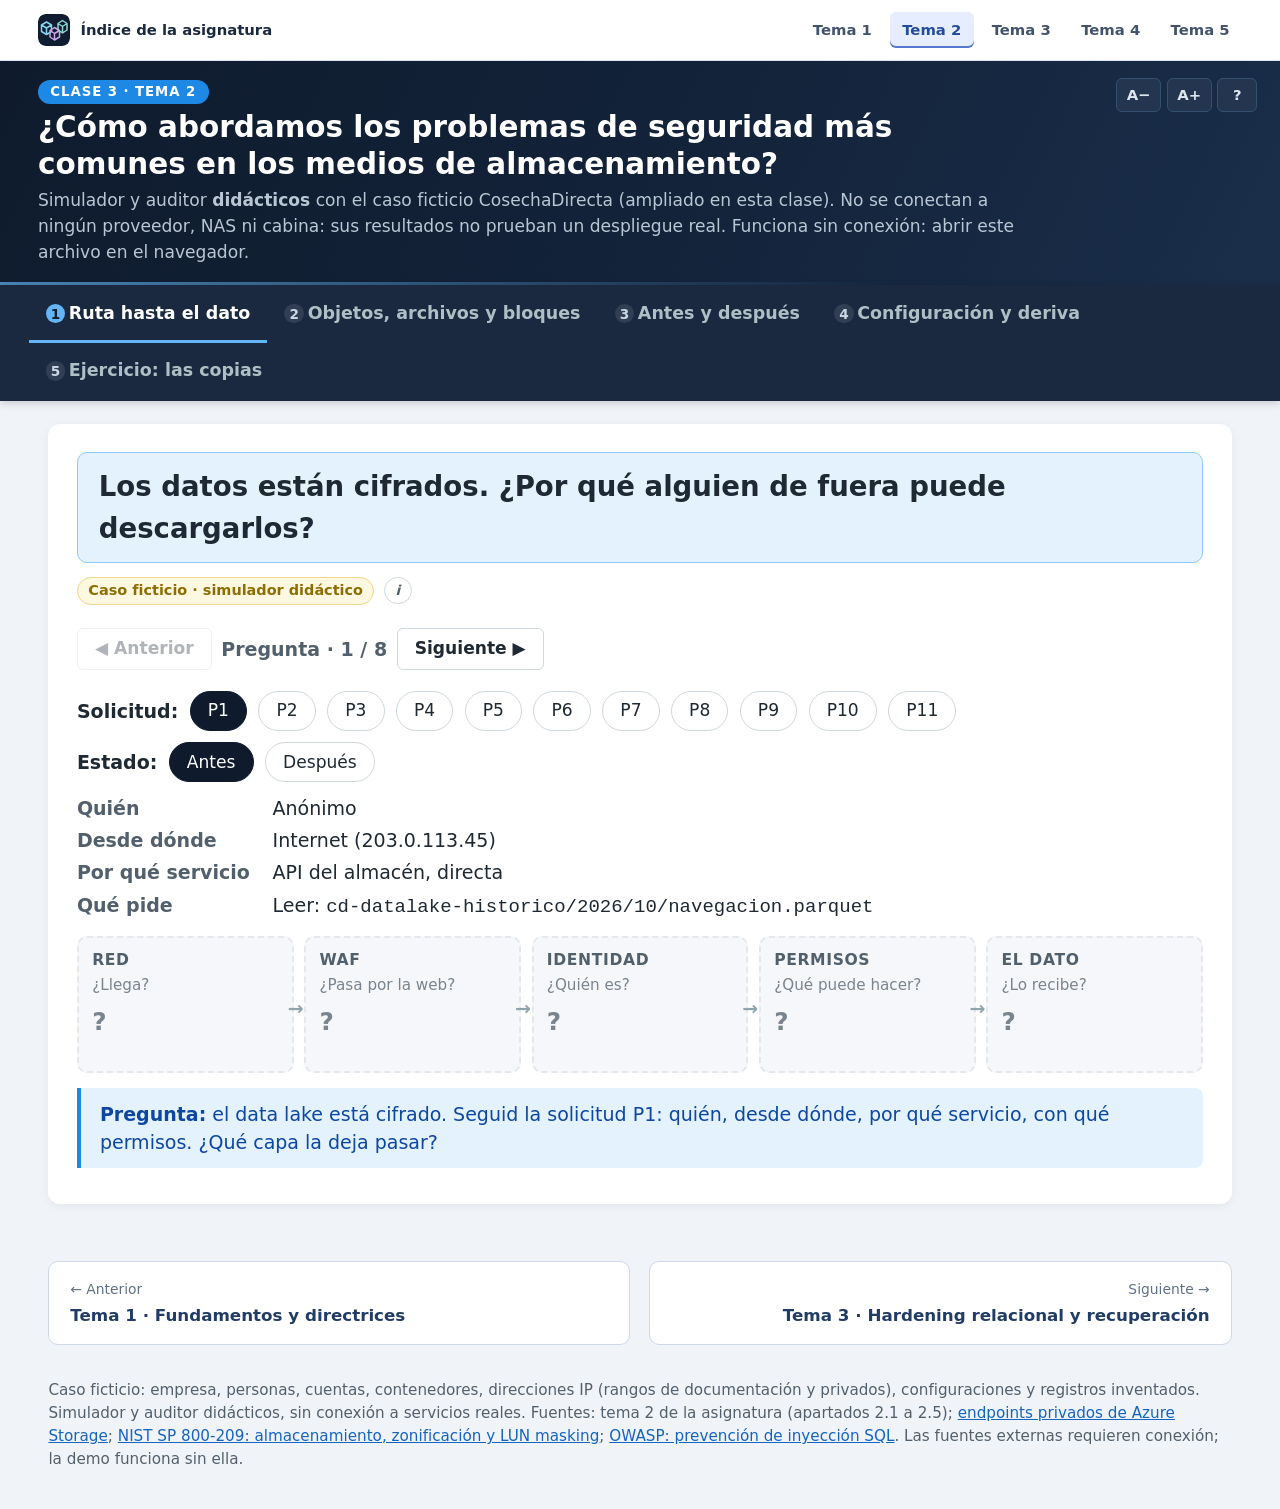
<file: 02_almacenamiento_acceso.html>
<!DOCTYPE html>
<html lang="es-ES">
<head>
<meta charset="UTF-8">
<meta name="viewport" content="width=device-width, initial-scale=1.0">
<meta name="description" content="Tema 2: explora la seguridad de objetos, NAS y SAN, compara controles de acceso y detecta deriva de configuración con el caso ficticio CosechaDirecta.">
<title>Clase 3 · Almacenamiento · Seguridad en Bases de Datos, Blockchain y Big Data</title>
<link rel="icon" href="comun/icono.svg" type="image/svg+xml">
<link rel="stylesheet" href="comun/clase.css">
<style>
  :root { --acento: #1E88E5; }
  /* ruta hasta el dato */
  .ruta { display: grid; grid-template-columns: repeat(var(--ruta-columnas, 5), minmax(0, 1fr)); gap: .55rem; margin: .8rem 0; align-items: stretch; }
  .capa { position: relative; border: 2px solid var(--line); border-radius: 10px; padding: .55rem .7rem .6rem; background: #fff; min-height: 7.2rem; }
  .capa h4 { font-size: .82rem; text-transform: uppercase; letter-spacing: .04em; color: var(--ink2); margin-bottom: .1rem; }
  .capa .q { font-size: .8rem; color: var(--muted); margin-bottom: .35rem; }
  .capa .ef { font-weight: 800; font-size: .95rem; }
  .capa .tx { font-size: .9rem; margin-top: .25rem; overflow-wrap: anywhere; }
  .capa.pasa { border-color: #90CAF9; }
  .capa.no_aplica { border-style: dashed; background: var(--soft); }
  .capa.deniega { border-color: var(--bad); background: var(--bad-l); }
  .capa.permite { border-color: var(--ok); background: var(--ok-l); }
  .capa.velada { background: var(--soft); border-style: dashed; }
  .capa.velada .ef { color: var(--muted); font-size: 1.3rem; }
  .capa:not(:last-child)::after { content: "→"; position: absolute; right: -.62rem; top: 42%; font-weight: 800; color: #90A4AE; }
  .ficha { display: grid; grid-template-columns: 9.5rem 1fr; gap: .2rem .8rem; }
  .ficha dt { font-weight: 800; color: var(--ink2); }
  .ficha dd { min-width: 0; overflow-wrap: anywhere; }
  .decision { font-size: 1.35rem; font-weight: 800; margin: .3rem 0; }
  /* tablas de solicitudes */
  table.t td .est { white-space: nowrap; }
  table.t tr.foco td { background: #FFF8E1; }
  table.t tr.clic { cursor: pointer; }
  table.t tr.clic:hover td { background: #F5F9FF; }
  table.t td.capa-txt { font-size: .88rem; }
  .ctrl-grupos { display: grid; grid-template-columns: repeat(4, minmax(0, 1fr)); gap: .7rem; }
  .ctrl-grupos fieldset { border: 1px solid var(--line); border-radius: 10px; padding: .45rem .7rem .55rem; }
  .ctrl-grupos legend { font-weight: 800; font-size: .85rem; padding: 0 .3rem; color: var(--ink2); }
  .ctrl-grupos label.check { margin: .15rem 0; }
  .ctrl-grupos label.check span { font-size: .88rem; line-height: 1.3; }
  .ctrl-grupos .que { display: block; font-size: .78rem; color: var(--muted); }
  .resumen { font-size: 1.05rem; font-weight: 700; margin: .6rem 0; }
  .traza { display: grid; grid-template-columns: 11rem 7rem 1fr; gap: .3rem .8rem; font-size: .95rem; }
  .traza .h { font-weight: 800; color: var(--ink2); }
  /* configuración */
  .cfg-grid { display: grid; grid-template-columns: minmax(0, 1fr) minmax(0, 1.25fr); gap: 1rem; align-items: start; }
  #cf-texto { min-height: 28rem; font-size: .92rem; line-height: 1.35; }
  .alerta-caja { background: #1F2933; color: #E4E7EB; border-left: 6px solid var(--bad); border-radius: 10px; padding: .8rem 1rem;
                 font-family: Menlo, Consolas, "Courier New", monospace; font-size: .9rem; white-space: pre-wrap; }
  .alerta-caja b { color: #FFA8A8; }
  .tres { display: grid; grid-template-columns: repeat(3, 1fr); gap: .8rem; }
  .tres > div { border: 1px solid var(--line); border-radius: 10px; padding: .7rem .9rem; background: #fff; }
  .tres b { display: block; font-size: 1.02rem; margin-bottom: .2rem; }
  /* modalidades */
  .modal-grande { font-size: 1.5rem; font-weight: 800; }
  #mo-sol { overflow-wrap: anywhere; }
  .reloj { font-variant-numeric: tabular-nums; font-size: 1.6rem; font-weight: 800; min-width: 5.5rem; display: inline-block; }
  .sol-modelo { border: 2px solid var(--ok); border-radius: 10px; padding: .8rem 1rem; background: #fff; }
  .sol-modelo h3:first-child { margin-top: 0; }
  #ej-controles { grid-template-columns: 2fr 1fr; }
  @media (max-width: 1100px) { .ruta, .ctrl-grupos, .cfg-grid, .tres { grid-template-columns: minmax(0, 1fr); } .capa:not(:last-child)::after { content: ""; } }
  @media (max-width: 700px) { .ficha { grid-template-columns: 1fr; } .ficha dd { margin-bottom: .5rem; } .traza { grid-template-columns: minmax(0, 1fr) minmax(0, .7fr) minmax(0, 2fr); overflow-wrap: anywhere; } #ej-controles { grid-template-columns: 1fr; } }
</style>
</head>
<body>
<header class="header">
  <h1><span class="num">CLASE 3 · TEMA 2</span> ¿Cómo abordamos los problemas de seguridad más comunes en los medios de almacenamiento?</h1>
  <p>Simulador y auditor <b>didácticos</b> con el caso ficticio CosechaDirecta (ampliado en esta clase). No se conectan a ningún proveedor, NAS ni cabina: sus resultados no prueban un despliegue real. Funciona sin conexión: abrir este archivo en el navegador.</p>
</header>
<nav class="tabs" role="tablist" aria-label="Demostraciones">
  <button class="tab" role="tab" id="t-ruta" aria-controls="p-ruta" aria-selected="true"><span class="tab-n">1</span>Ruta hasta el dato</button>
  <button class="tab" role="tab" id="t-modalidades" aria-controls="p-modalidades" aria-selected="false"><span class="tab-n">2</span>Objetos, archivos y bloques</button>
  <button class="tab" role="tab" id="t-acceso" aria-controls="p-acceso" aria-selected="false"><span class="tab-n">3</span>Antes y después</button>
  <button class="tab" role="tab" id="t-config" aria-controls="p-config" aria-selected="false"><span class="tab-n">4</span>Configuración y deriva</button>
  <button class="tab" role="tab" id="t-ejercicio" aria-controls="p-ejercicio" aria-selected="false"><span class="tab-n">5</span>Ejercicio: las copias</button>
</nav>

<main class="content">

<!-- ============================================================ 1 · ruta hasta el dato -->
<section class="panel active" id="p-ruta" role="tabpanel" aria-labelledby="t-ruta">
  <div class="card">
    <div class="pregunta">Los datos están cifrados. ¿Por qué alguien de fuera puede descargarlos?</div>
    <div class="meta"><span class="tag illus">Caso ficticio · simulador didáctico</span><span class="tag">Tema 2 · 2.2 y 2.3 · exposición pública y responsabilidad compartida</span><span class="tag">Cifrado transparente: AWS, «Default encryption FAQ»; Microsoft Learn, «Azure Storage encryption for data at rest» (consultados el 17/10/2026)</span></div>
    <div id="ru-pasos"></div>
    <div class="row"><b>Solicitud:</b> <span class="row" id="ru-sol" style="margin:0"></span></div>
    <div class="row"><b>Estado:</b> <span class="row modos" id="ru-estado" style="margin:0"></span></div>
    <dl class="ficha" id="ru-ficha"></dl>
    <div class="ruta" id="ru-ruta"></div>
    <div id="ru-cifrado"></div>
    <div id="ru-msg"></div>
  </div>
</section>

<!-- ============================================================ 2 · modalidades -->
<section class="panel" id="p-modalidades" role="tabpanel" aria-labelledby="t-modalidades">
  <div class="card">
    <h2>Tres formas de pedir un dato</h2>
    <div class="meta"><span class="tag illus">Caso ficticio y ejemplos de servicios reales</span><span class="tag">Tema 2 · 2.2 · cloud, NAS y SAN; tabla 1 (p. 11)</span><span class="tag">NIST SP 800-209 (2020), apartados 2.1-2.3</span></div>
    <table class="t" id="mo-tabla"></table>
    <p class="small" style="margin-top:.5rem">Objetos, archivos y bloques son <b>formas de acceso</b>, no lugares: un proveedor cloud ofrece las tres. NAS comparte <b>archivos</b> (SMB, NFS); SAN entrega <b>bloques</b> (Fibre Channel, iSCSI).</p>
  </div>
  <div class="card">
    <h2>¿Qué forma de acceso es?</h2>
    <div id="mo-pasos"></div>
    <div class="pregunta"><span class="modal-grande" id="mo-nombre"></span></div>
    <div id="mo-sol"></div>
  </div>
</section>

<!-- ============================================================ 3 · antes y después -->
<section class="panel" id="p-acceso" role="tabpanel" aria-labelledby="t-acceso">
  <div class="card">
    <h2>Once solicitudes: ¿cuáles deberían fallar?</h2>
    <div class="meta"><span class="tag illus">Simulador didáctico · caso ficticio</span><span class="tag">Tema 2 · 2.3 (configuraciones inseguras) y 2.4 (segmentación, WAF, permisos)</span><span class="tag">Reglas: ../Clases/Clase03_Tema2_Almacenamiento/caso_almacenamiento.py · mismos resultados que ejercicios/simulador_acceso.py</span></div>
    <div class="row"><span id="ac-pasos"></span><span id="ac-boton"></span></div>
    <div id="ac-msg"></div>
    <div class="row">
      <button type="button" class="btn" data-preset="antes">Antes (solo WAF)</button>
      <button type="button" class="btn" data-preset="despues">Después (todos los controles)</button>
      <button type="button" class="btn" data-preset="ninguno">Sin ningún control</button>
    </div>
    <div class="ctrl-grupos" id="ac-controles"></div>
    <div class="resumen" id="ac-resumen"></div>
    <table class="t" id="ac-tabla"></table>
    <p class="small">Pulsa el número de una solicitud para ver su ruta capa a capa. Pasa el ratón por un control para ver qué cambia.</p>
    <p class="small">El WAF frena el patrón de P3 en este caso. No demuestra que la API sea segura: la prevención de la inyección exige consultas parametrizadas y permisos adecuados. «Permitido» significa que supera las capas modeladas; no confirma una extracción real de datos.</p>
    <div id="ac-traza"></div>
  </div>
</section>

<!-- ============================================================ 4 · configuración y deriva -->
<section class="panel" id="p-config" role="tabpanel" aria-labelledby="t-config">
  <div class="card">
    <h2>La misma configuración, tres contenedores</h2>
    <div class="meta"><span class="tag illus">Formato didáctico inspirado en Terraform · auditor didáctico</span><span class="tag">Tema 2 · 2.4 (infraestructura como código) y 2.5 (comprobaciones, deriva y alertas)</span><span class="tag">Mismos resultados que ejercicios/auditor_config.py</span></div>
    <div id="cf-pasos"></div>
    <div id="cf-msg"></div>
    <div class="cfg-grid">
      <div>
        <div class="row">
          <button type="button" class="btn" id="cf-v1">Propuesta del lunes (v1)</button>
          <button type="button" class="btn" id="cf-v2">Corrección (v2)</button>
          <span class="small">Versión: <b class="mono" id="cf-version"></b></span>
        </div>
        <textarea id="cf-texto" class="mono" spellcheck="false" aria-label="Fichero de configuración"></textarea>
        <p class="small">Puedes modificar los controles. El inventario y la clasificación de los tres contenedores pertenecen al caso: quitarlos o cambiar su etiqueta deja incompleta la comprobación. Este formato no se ejecuta con Terraform.</p>
      </div>
      <div>
        <h3 style="margin-top:0">Comprobación antes de desplegar</h3>
        <div id="cf-resultado"></div>
        <div id="cf-pruebas"></div>
      </div>
    </div>
  </div>
  <div class="card">
    <h2>El jueves 22/10/2026, a las 16:40, alguien lo cambia a mano</h2>
    <p id="cf-motivo"></p>
    <table class="t" id="cf-cambios"></table>
    <div class="row" style="margin-top:.8rem"><b>Vigilancia:</b> <span class="row modos" id="cf-vig" style="margin:0"></span></div>
    <div id="cf-alerta"></div>
  </div>
</section>

<!-- ============================================================ 5 · ejercicio -->
<section class="panel" id="p-ejercicio" role="tabpanel" aria-labelledby="t-ejercicio">
  <div class="card">
    <h2>Ejercicio: las copias de seguridad (8 minutos)</h2>
    <div class="meta"><span class="tag illus">Caso ficticio · simulador didáctico</span><span class="tag">Tema 2 · 2.3 (exposición de copias, credenciales) · 2.4 · 2.5 (respuesta a alertas)</span><span class="tag">NIST SP 800-209: AC-SS-R20 (separación de funciones), inmutabilidad de las copias</span></div>
    <div class="grid2">
      <div>
        <h3 style="margin-top:0">La arquitectura</h3>
        <ul id="ej-contexto" style="margin-left:1.2rem"></ul>
        <div class="badbox" id="ej-alerta"></div>
      </div>
      <div>
        <h3 style="margin-top:0">Qué tenéis que entregar</h3>
        <ol id="ej-tareas" style="margin-left:1.2rem"></ol>
        <div class="row" style="margin-top:.8rem"><b>Tiempo:</b> <span class="reloj" id="ej-reloj">8:00</span>
          <button type="button" class="btn" data-min="8">8 min</button><button type="button" class="btn" data-min="5">5 min</button><button type="button" class="btn" data-min="3">3 min</button><button type="button" class="btn" id="ej-pausa">Iniciar</button></div>
      </div>
    </div>
  </div>
  <div class="card">
    <h2>Comprobad vuestras propuestas</h2>
    <div id="ej-pasos"></div>
    <div id="ej-msg"></div>
    <div class="ctrl-grupos" id="ej-controles"></div>
    <div class="resumen" id="ej-resumen"></div>
    <table class="t" id="ej-tabla"></table>
  </div>
  <div class="card">
    <div class="row" style="justify-content: space-between"><h2 style="margin:0">Solución modelo y errores habituales</h2><button type="button" class="btn" id="ej-modelo" aria-expanded="false" aria-controls="ej-solucion">Ver la solución modelo</button></div>
    <div id="ej-solucion" style="margin-top:.6rem" hidden></div>
  </div>
</section>
</main>
<footer>Caso ficticio: empresa, personas, cuentas, contenedores, direcciones IP (rangos de documentación y privados), configuraciones y registros inventados. Simulador y auditor didácticos, sin conexión a servicios reales. Fuentes: tema 2 de la asignatura (apartados 2.1 a 2.5); <a href="https://learn.microsoft.com/en-us/azure/storage/common/storage-private-endpoints">endpoints privados de Azure Storage</a>; <a href="https://nvlpubs.nist.gov/nistpubs/SpecialPublications/NIST.SP.800-209.pdf">NIST SP 800-209: almacenamiento, zonificación y LUN masking</a>; <a href="https://cheatsheetseries.owasp.org/cheatsheets/SQL_Injection_Prevention_Cheat_Sheet.html">OWASP: prevención de inyección SQL</a>. Las fuentes externas requieren conexión; la demo funciona sin ella.</footer>

<script src="comun/clase.js"></script>
<script src="01_fundamentos_lib.js"></script>
<script src="02_almacenamiento_lib.js"></script>
<script src="02_almacenamiento_datos.js"></script>
<script>
(function () {
  "use strict";
  const D = window.ALM_DATOS, A = window.ALM, esc = Clase.esc;
  const $ = (id) => document.getElementById(id);
  const NOMBRE_CAPA = Object.fromEntries(D.capas.map((c) => [c[0], c[1]]));
  const PREG_CAPA = Object.fromEntries(D.capas.map((c) => [c[0], c[2]]));
  const EFECTO = { pasa: "pasa", deniega: "DENIEGA", permite: "PERMITE", no_aplica: "no aplica" };
  const estDecision = (d) => '<span class="est ' + (d === "PERMITIDO" ? "warn" : "na") + '">' + d + "</span>";
  const estValor = (v) => (v === "correcto" ? '<span class="est ok">✓ correcto</span>'
    : v === "acceso indebido" ? '<span class="est bad">✗ indebido</span>' : '<span class="est bad">✗ legítimo roto</span>');

  // ------------------------------------------------------------ pestañas
  document.querySelectorAll('[role="tab"]').forEach((t) => t.addEventListener("click", () => {
    document.querySelectorAll('[role="tab"]').forEach((x) => x.setAttribute("aria-selected", String(x === t)));
    document.querySelectorAll(".panel").forEach((p) => p.classList.toggle("active", p.id === t.getAttribute("aria-controls")));
  }));
  function chips(host, opciones, alPulsar) {
    host.innerHTML = "";
    const bs = opciones.map(([valor, texto]) => {
      const b = document.createElement("button");
      b.type = "button"; b.className = "chip"; b.textContent = texto; b.dataset.v = valor; b.setAttribute("aria-pressed", "false");
      b.addEventListener("click", () => alPulsar(valor));
      host.append(b);
      return b;
    });
    return (valor) => bs.forEach((b) => b.setAttribute("aria-pressed", String(b.dataset.v === valor)));
  }
  function trazaHTML(sol, r) {
    return '<div class="traza"><span class="h">Capa</span><span class="h">Efecto</span><span class="h">Qué pasa</span>' +
      r.traza.map((t) => "<span><b>" + esc(NOMBRE_CAPA[t.capa]) + "</b></span><span>" + esc(EFECTO[t.efecto]) + "</span><span>" + esc(t.texto) + "</span>").join("") +
      '<span><b>Cifrado en reposo</b></span><span>informa</span><span>' + esc(sol.cifrado) + "</span></div>";
  }
  // tabla de solicitudes con resultados (pestañas 3 y 5)
  function tablaSolicitudes(host, solicitudes, activos, opts) {
    const rs = A.evaluarTodas(solicitudes, activos, D.capas);
    const oculto = opts.oculto;
    host.innerHTML = "<thead><tr><th>Sol.</th><th>Quién</th><th>Desde</th><th>Servicio</th><th>Pide</th><th class=\"c\">¿Debería entrar?</th><th>Resultado</th><th>Qué lo decide</th><th>Valoración</th></tr></thead><tbody>" +
      solicitudes.map((s, i) => {
        const r = rs[i];
        const cel = (h) => (oculto ? '<span class="oculto">' + h + "</span>" : h);
        const decide = "<b>" + esc(NOMBRE_CAPA[r.capa]) + ":</b> " + esc(r.corto) +
          (r.tambien.length ? ' <span class="small">(también: ' + esc(r.tambien.map((c) => NOMBRE_CAPA[c]).join(", ")) + ")</span>" : "");
        const enlace = opts.alPulsar ? '<button type="button" class="btn small" aria-label="Ver ruta de ' + s.id + '" aria-controls="ac-traza">' + s.id + '</button>' : '<b>' + s.id + '</b>';
        return '<tr class="' + (opts.alPulsar ? "clic" : "") + ((opts.foco || []).includes(s.id) ? " foco" : "") + '" data-id="' + s.id + '"><td>' + enlace + "</td><td>" + esc(s.quien) +
          "</td><td>" + esc(s.origen) + '<br><span class="small mono">' + esc(s.ip) + "</span></td><td>" + esc(s.servicio) + "</td><td>" + esc(s.pide) +
          '</td><td class="c">' + (s.legitima ? "sí" : "no") + "</td><td>" + cel(estDecision(r.decision)) + '</td><td class="capa-txt">' + cel(decide) +
          "</td><td>" + cel(estValor(r.valoracion)) + "</td></tr>";
      }).join("") + "</tbody>";
    host.querySelectorAll("tr.clic").forEach((tr) => tr.addEventListener("click", () => opts.alPulsar && opts.alPulsar(tr.dataset.id)));
    return A.resumen(rs);
  }
  function resumenHTML(res, oculto) {
    if (oculto) return '<span class="small">Resultados ocultos: primero, la predicción del grupo.</span>';
    return "Accesos indebidos: " + (res.indebidos.length ? '<span class="est bad">' + res.indebidos.join(", ") + "</span>" : '<span class="est ok">ninguno</span>') +
      " · Accesos legítimos rotos: " + (res.rotos.length ? '<span class="est bad">' + res.rotos.join(", ") + "</span>" : '<span class="est ok">ninguno</span>');
  }
  function casillas(host, controles, activos, alCambiar) {
    const grupos = {};
    controles.forEach((c) => (grupos[c[1]] = grupos[c[1]] || []).push(c));
    host.innerHTML = Object.entries(grupos).map(([g, cs]) => "<fieldset><legend>" + esc(g) + "</legend>" + cs.map((c) =>
      '<label class="check" title="' + esc(c[3]) + '"><input type="checkbox" data-c="' + c[0] + '"' + (activos.has(c[0]) ? " checked" : "") + "><span><b>" + c[0] + "</b> · " +
      esc(c[2]) + "</span></label>").join("") + "</fieldset>").join("");
    host.querySelectorAll("input[data-c]").forEach((i) => i.addEventListener("change", () => {
      if (i.checked) activos.add(i.dataset.c); else activos.delete(i.dataset.c);
      alCambiar();
    }));
  }

  // ============================================================ 1 · ruta hasta el dato
  (function () {
    let sid = "P1", estado = "antes", revelar = 5, preguntando = false;
    const marcarSol = chips($("ru-sol"), D.solicitudes.map((s) => [s.id, s.id]), (v) => { sid = v; revelar = 5; preguntando = false; pintar(); });
    const marcarEst = chips($("ru-estado"), [["antes", "Antes"], ["despues", "Después"]], (v) => { estado = v; revelar = 5; preguntando = false; pintar(); });
    function pintar(msg) {
      marcarSol(sid); marcarEst(estado);
      const s = D.solicitudes.find((x) => x.id === sid);
      const r = A.evaluar(s, D.presets[estado], D.capas);
      $("ru-ficha").innerHTML = "<dt>Quién</dt><dd>" + esc(s.quien) + "</dd><dt>Desde dónde</dt><dd>" + esc(s.origen) + " (" + esc(s.ip) + ")</dd>" +
        "<dt>Por qué servicio</dt><dd>" + esc(s.servicio) + "</dd><dt>Qué pide</dt><dd>" + esc(s.operacion) + ": <span class=\"mono\">" + esc(s.recurso) + "</span></dd>";
      // solo las capas que recorre esta solicitud, y al final el dato (con su cifrado)
      const n = r.traza.length;
      $("ru-ruta").style.setProperty("--ruta-columnas", n + 1);
      const fin = revelar >= 5 && !preguntando;
      $("ru-ruta").innerHTML = r.traza.map((t, k) => {
        const velada = k >= revelar;
        return '<div class="capa ' + (velada ? "velada" : t.efecto) + '"><h4>' + esc(NOMBRE_CAPA[t.capa]) + '</h4><div class="q">' + esc(PREG_CAPA[t.capa]) +
          '</div><div class="ef">' + (velada ? "?" : esc(EFECTO[t.efecto])) + '</div><div class="tx">' + (velada ? "" : esc(t.texto)) + "</div></div>";
      }).join("") + '<div class="capa ' + (fin ? (r.valoracion === "correcto" ? "permite" : "deniega") : "velada") + '"><h4>El dato</h4><div class="q">¿Lo recibe?</div><div class="ef">' +
        (fin ? (r.decision === "PERMITIDO" ? (s.medio === "Objetos" ? "SÍ, descifrado" : "SÍ") : "NO") : "?") + '</div><div class="tx">' + (fin ? esc(s.recurso) : "") + "</div></div>";
      $("ru-cifrado").innerHTML = fin ? '<div class="warnbox"><b>Cifrado en reposo:</b> ' + esc(s.cifrado) + "</div>" : "";
      $("ru-msg").innerHTML = (msg || "") + (fin ? '<div class="decision">' + (r.decision === "PERMITIDO" ? '<span class="est warn">PERMITIDO</span>' : '<span class="est na">DENEGADO</span>') +
        " · lo decide la capa «" + esc(NOMBRE_CAPA[r.capa]) + "»: " + esc(r.corto) + "</div>" : "");
    }
    const PASOS = [
      ["Pregunta", () => { sid = "P1"; estado = "antes"; revelar = 0; preguntando = true; },
       '<div class="info"><b>Pregunta:</b> el data lake está cifrado. Seguid la solicitud P1: quién, desde dónde, por qué servicio, con qué permisos. ¿Qué capa la deja pasar?</div>'],
      ["Red", () => { revelar = 1; preguntando = true; }, '<div class="info">¿Llega? El endpoint público acepta conexiones desde Internet.</div>'],
      ["WAF", () => { revelar = 2; preguntando = true; }, '<div class="info">La solicitud va directa al almacén: el WAF, que protege la web, no la ve.</div>'],
      ["Identidad", () => { revelar = 3; preguntando = true; }, '<div class="info">Sin credenciales: anónima.</div>'],
      ["Permisos", () => { revelar = 4; preguntando = true; }, '<div class="info">La política del contenedor concede lectura a cualquiera.</div>'],
      ["Cifrado y decisión", () => { revelar = 5; preguntando = false; },
       '<div class="okbox"><b>El cifrado no decide quién recibe el dato:</b> el servicio descifra para quien la política autoriza. La puerta es la política.</div>'],
      ["Después", () => { sid = "P1"; estado = "despues"; revelar = 5; preguntando = false; },
       '<div class="okbox">Con los controles, P1 ya no llega: la red pública está cerrada para el data lake y, además, la cuenta bloquea el acceso anónimo.</div>'],
      ["Analítica (P10)", () => { sid = "P10"; estado = "despues"; revelar = 5; preguntando = false; },
       '<div class="okbox">Y lo legítimo sigue funcionando: analítica entra por el endpoint privado con su rol.</div>'],
    ];
    const p = Clase.pasos($("ru-pasos"), { total: PASOS.length, etiqueta: (n) => PASOS[n][0], pintar: (n) => { PASOS[n][1](); pintar(PASOS[n][2]); } });
    Clase.marcarPasoActivo(p);
  })();

  // ============================================================ 2 · modalidades
  (function () {
    $("mo-tabla").innerHTML = "<thead><tr><th>Forma de acceso</th><th>Qué pide el cliente</th><th>Unidad</th><th>Quién conoce ficheros y usuarios</th><th>Dónde se decide el acceso</th></tr></thead><tbody>" +
      D.modalidades.map((m) => "<tr><td><b>" + esc(m[0]) + "</b></td>" + m.slice(1).map((x) => "<td>" + esc(x) + "</td>").join("") + "</tr>").join("") + "</tbody>";
    const items = D.ejemplos_modalidad.concat([["En la SAN: ¿quién decide si m.ruiz puede leer clientes.csv?", "Bloques", "iSCSI",
      "La red de almacenamiento restringe la comunicación entre equipos (zonificación en una SAN Fibre Channel; segmentación y filtrado en este caso iSCSI). La cabina limita qué iniciador ve qué LUN mediante LUN masking. El servidor aplica los permisos de los ficheros: no protegen frente a otro host que obtenga acceso a los bloques y pueda interpretarlos.",
      "NIST SP 800-209, AC-SS-R24 y R25"]]);
    Clase.pasos($("mo-pasos"), { total: items.length * 2, etiqueta: (n) => "Ejemplo " + (Math.floor(n / 2) + 1) + (n % 2 ? " · respuesta" : " · pregunta"), pintar: (n) => {
      const [nombre, modo, proto, decide, fuente] = items[Math.floor(n / 2)];
      $("mo-nombre").textContent = nombre;
      $("mo-sol").innerHTML = n % 2
        ? '<div class="okbox"><b>' + esc(modo) + "</b> · " + esc(proto) + "<br><b>Dónde se decide el acceso:</b> " + esc(decide) + '<br><span class="small">Fuente: ' + esc(fuente) + "</span></div>"
        : '<div class="info"><b>Pregunta:</b> ¿objetos, archivos o bloques? ¿Por qué protocolo? ¿Dónde se decide quién accede?</div>';
    } });
  })();

  // ============================================================ 3 · antes y después
  (function () {
    const activos = new Set(D.presets.antes);
    let oculto = false, foco = [], sel = null;
    const pintarCasillas = () => casillas($("ac-controles"), D.controles, activos, () => { oculto = false; foco = []; pintar(); });
    function pintar(msg) {
      if (msg !== undefined) $("ac-msg").innerHTML = msg;
      const res = tablaSolicitudes($("ac-tabla"), D.solicitudes, [...activos], { oculto, foco, alPulsar: (id) => { sel = id; pintarTraza(); } });
      $("ac-resumen").innerHTML = resumenHTML(res, oculto);
      pintarTraza();
    }
    function pintarTraza() {
      if (!sel || oculto) { $("ac-traza").innerHTML = ""; return; }
      const s = D.solicitudes.find((x) => x.id === sel);
      const r = A.evaluar(s, [...activos], D.capas);
      $("ac-traza").innerHTML = "<h3>" + esc(s.id) + " · " + esc(s.quien) + " → " + esc(s.recurso) + " · " + estDecision(r.decision) + "</h3>" + trazaHTML(s, r);
    }
    const fijar = (lista) => { activos.clear(); lista.forEach((c) => activos.add(c)); pintarCasillas(); };
    document.querySelectorAll("#p-acceso [data-preset]").forEach((b) => b.addEventListener("click", () => {
      fijar(b.dataset.preset === "ninguno" ? [] : D.presets[b.dataset.preset]); oculto = false; foco = []; pintar("");
    }));
    const PASOS = [
      ["Antes · predicción", ["W"], true, [], '<div class="info"><b>Pregunta:</b> ya hay WAF y el data lake está cifrado. ¿Cuáles de estas once solicitudes deberían fallar? ¿Cuáles fallan hoy?</div>'],
      ["Antes · resultado", ["W"], false, ["P1", "P4", "P6", "P8"], '<div class="badbox"><b>Diez de once entran.</b> Cuatro no deberían: exposición pública (P1), permisos excesivos (P4), administración accesible con credenciales de fábrica (P6) y una LUN visible para todos (P8). Solo el WAF frena P3.</div>'],
      ["¿Y el WAF?", ["W"], false, ["P1", "P3"], '<div class="warnbox">El WAF solo ve lo que pasa por la web: bloquea P3, pero P1 va directa al almacén y nunca pasa por él.</div>'],
      ["Endpoint privado", ["W", "O2"], false, ["P1", "P10"], '<div class="warnbox"><b>Crear el endpoint privado no cierra el público:</b> analítica ya entra por la red privada, pero P1 sigue entrando desde Internet.</div>'],
      ["Cerrar primero la red pública", ["W", "O3"], false, ["P1", "P10"], '<div class="badbox">Si se cierra la red pública <b>sin</b> endpoint privado, P1 queda fuera… y analítica también: <b>acceso legítimo roto</b>. Cada cambio se comprueba con lo que debe fallar y con lo que debe seguir funcionando.</div>'],
      ["Objetos corregidos", ["W", "O1", "O2", "O3"], false, ["P1", "P10"], '<div class="okbox">Endpoint privado, red pública cerrada y bloqueo de acceso anónimo en la cuenta: P1 fuera por dos capas; P10 dentro.</div>'],
      ["VLAN dibujada", ["W", "O1", "O2", "O3", "B1"], false, ["P8"], '<div class="warnbox"><b>Dibujar la VLAN no aísla:</b> el router entre VLAN deja pasar todo y preproducción sigue montando la instantánea (P8).</div>'],
      ["Regla efectiva y LUN masking", ["W", "O1", "O2", "O3", "B1", "B2", "B3"], false, ["P8", "P9", "P11"], '<div class="okbox">Con la regla entre VLAN y el LUN masking, P8 queda fuera por dos capas; pg01 (P9) sigue con su LUN y el servidor de copias (P11), con la instantánea, porque los dos tienen su interfaz de almacenamiento en la VLAN 20.</div>'],
      ["Archivos corregidos", D.presets.despues, false, ["P4", "P5", "P6", "P7"], '<div class="okbox">ACL solo para Logística, panel sin reenviar y cuenta admin desactivada con MFA: P4 y P6 fuera; P5 y P7 dentro.</div>'],
      ["Después: lo legítimo", D.presets.despues, false, D.solicitudes.filter((s) => s.legitima).map((s) => s.id), '<div class="okbox"><b>Ningún acceso indebido y nada legítimo roto.</b> Esa es la prueba que acompaña a cada cambio.</div>'],
    ];
    Clase.pasos($("ac-pasos"), { total: PASOS.length, etiqueta: (n) => PASOS[n][0], pintar: (n) => {
      const [, lista, oc, f, msg] = PASOS[n];
      fijar(lista); oculto = oc; foco = f; pintar(msg);
    } });
    Clase.botonPregunta($("ac-boton"), (on) => { oculto = on; pintar(); }, { ver: "Ocultar resultados para preguntar", ocultas: "Mostrar los resultados" });
  })();

  // ============================================================ 4 · configuración y deriva
  (function () {
    const txt = $("cf-texto");
    let oculto = false, vig = "evento", fase = "alerta";   // fase del jueves: oculta, pregunta o alerta
    const marcarVig = chips($("cf-vig"), [["evento", "Regla por evento (avisa al cambiar)"], ["diaria", "Comparación diaria a las 02:00"]], (v) => { vig = v; fase = "alerta"; pintarJueves(); });
    function comprobar() {
      $("cf-version").textContent = A.version(txt.value);
      let res;
      try { res = A.resolver(A.leer(txt.value, D.atributos)); }
      catch (e) { $("cf-resultado").innerHTML = '<div class="badbox"><b>Error en el fichero:</b> ' + esc(e.message) + "</div>"; $("cf-pruebas").innerHTML = ""; return; }
      const rs = A.comprobar(res, D.comprobaciones);
      const alcance = A.alcanceCaso(res, D);
      const fallos = rs.filter((r) => !r.ok);
      const nRec = new Set(fallos.map((r) => r.recurso)).size;
      const cel = (h) => (oculto ? '<span class="oculto">' + h + "</span>" : h);
      const texto = Object.fromEntries(D.comprobaciones.map((c) => [c.id, c.texto]));
      $("cf-resultado").innerHTML = '<table class="t"><thead><tr><th>Comprobación</th><th>Recurso</th><th>Resultado</th><th>Detalle</th></tr></thead><tbody>' +
        rs.map((r) => "<tr><td><b>" + r.id + '</b><br><span class="small">' + esc(texto[r.id]) + "</span></td><td class=\"mono\">" + esc(r.recurso) + "</td><td>" +
          cel(r.ok ? '<span class="est ok">ok</span>' : '<span class="est bad">FALLA</span>') + '</td><td class="small">' +
          cel(r.fallos.map(([a, ac, op, es]) => esc(a) + " = «" + esc(ac) + "» (se espera " + esc(A.espera(op, es)) + ")").join("; ")) + "</td></tr>").join("") +
        "</tbody></table>" + '<div class="resumen">' + cel(fallos.length + " fallos en " + nRec + " recursos · " + (fallos.length ? "el despliegue simulado se detiene" : alcance.length ? "comprobación del caso incompleta" : "controles del caso superados")) + "</div>" +
        (alcance.length ? '<div class="warnbox"><b>Alcance de la comprobación:</b><ul>' + alcance.map((p) => '<li>' + esc(p) + '</li>').join('') + '</ul></div>' : '');
      $("cf-pruebas").innerHTML = fallos.length || oculto || alcance.length ? "" : "<h3>Pruebas de acceso simuladas tras aplicar la configuración</h3><p class=\"small\">Resultado del modelo para P1 y P10; no se despliega ni se verifica infraestructura real.</p><table class=\"t\"><thead><tr><th>Sol.</th><th>Quién</th><th>Se espera</th><th>Se obtiene</th><th>Por qué</th></tr></thead><tbody>" +
        A.pruebasAcceso(res, D).map((p) => "<tr><td><b>" + p.id + "</b></td><td>" + esc(p.quien) + "</td><td>" + p.esperado + "</td><td>" + estDecision(p.obtenido) + " " +
          (p.ok ? '<span class="est ok">ok</span>' : '<span class="est bad">FALLA</span>') + "</td><td class=\"small\">" + esc(p.motivo) + "</td></tr>").join("") + "</tbody></table>";
    }
    txt.addEventListener("input", () => { oculto = false; comprobar(); });
    $("cf-v1").addEventListener("click", () => { txt.value = D.config_v1; oculto = false; comprobar(); });
    $("cf-v2").addEventListener("click", () => { txt.value = D.config_v2; oculto = false; comprobar(); });
    $("cf-motivo").innerHTML = "<b>r.vidal</b>, del equipo de datos: " + esc(D.motivo_cambio) + " Lo desplegado es la versión v2 (sin fallos).";
    function pintarJueves() {
      marcarVig(vig);
      const tz = (iso) => A.hora(new Date(iso), D);
      $("cf-cambios").innerHTML = "<thead><tr><th>Hora</th><th>Recurso</th><th>Atributo</th><th>Antes</th><th>Después</th><th>Quién y desde dónde</th></tr></thead><tbody>" +
        D.cambios.map((c) => '<tr><td class="mono">' + tz(c[0]) + '</td><td class="mono">' + esc(c[1]) + '</td><td class="mono">' + esc(c[2]) + "</td><td>«" + esc(c[3]) + "»</td><td><b>«" + esc(c[4]) + "»</b></td><td>" + esc(c[5]) + " · " + esc(c[6]) + "</td></tr>").join("") + "</tbody>";
      if (fase === "oculta") { $("cf-alerta").innerHTML = '<div class="info">Lo desplegado es la versión v2, sin fallos. Lo que pasa el jueves aparece a partir del paso 4.</div>'; return; }
      if (fase === "pregunta") { $("cf-alerta").innerHTML = '<div class="info"><b>Pregunta:</b> ¿qué debería saltar, cuándo, a quién y con qué evidencia? ¿Qué hay que hacer?</div>'; return; }
      const res = A.resolver(A.leer(D.config_v2, D.atributos));
      const al = A.alerta(res, D.config_v2, vig, D);
      const lineas = A.lineasAlerta(al, D).map((l, i) => (i === 0 ? "<b>" + esc(l) + "</b>" : esc(l))).join("\n");
      const filas = D.accesos.map((a) => {
        const dentro = al.descargasVentana.includes(a);
        const bloqueada = a[1] === "anónimo" && !dentro;
        return '<tr class="' + (dentro ? "alerta" : "") + '"><td class="mono">' + tz(a[0]) + "</td><td>" + esc(a[1]) + '</td><td class="mono">' + esc(a[2]) + '</td><td class="mono">' + esc(a[3]) + "</td><td>" + (bloqueada ? "Denegada" : "200 · lectura") + "</td><td>" +
          (a[1] !== "anónimo" ? '<span class="est ok">legítimo</span>' : dentro ? '<span class="est bad">dentro de la ventana</span>' : '<span class="est na">bloqueada tras la reversión</span>') + "</td></tr>";
      }).join("");
      $("cf-alerta").innerHTML = '<div class="alerta-caja">' + lineas + "</div>" +
        '<div class="resumen">Ventana de exposición (revirtiendo en ' + D.objetivo_reversion_min + " min desde el aviso): " + A.hora(al.expuestoDesde, D) + " → " + esc(A.fecha(al.reversion, D)) + " " + A.hora(al.reversion, D) +
        " (" + esc(A.duracion(al.ventana)) + ") · descargas anónimas: " + (al.descargasVentana.length ? '<span class="est bad">' + al.descargasVentana.length + " desde " + al.ips.length + " IP</span>" : '<span class="est ok">0</span>') + "</div>" +
        '<p class="small">Las mismas solicitudes se comparan en ambos escenarios. Si la reversión ya se ha aplicado, el modelo deniega las anónimas: no son descargas ni registros HTTP 200 observados. Se supone que la reversión se completa 15 minutos después del aviso.</p>' +
        '<table class="t"><thead><tr><th>Hora</th><th>Quién</th><th>IP</th><th>Objeto</th><th>Resultado simulado</th><th>Valoración</th></tr></thead><tbody>' + filas + "</tbody></table>" +
        '<div class="tres" style="margin-top:.8rem"><div><b>Evidencia</b>qué cambió, valor esperado y real, quién, cuándo y desde dónde; y los accesos de la ventana.</div><div><b>Destinatario</b>un rol que puede actuar: el propietario del recurso, con copia a la guardia de seguridad.</div><div><b>Acción prevista</b>revertir desde el código, conservar registros, revisar accesos y decidir con el DPD.</div></div>';
    }
    const PASOS = [
      ["Propuesta · predicción", () => { txt.value = D.config_v1; oculto = true; fase = "oculta"; },
       '<div class="info"><b>Pregunta:</b> el módulo se usa en tres contenedores. ¿Qué dirá la comprobación antes de desplegar? ¿Cuántos fallos?</div>'],
      ["Propuesta · resultado", () => { txt.value = D.config_v1; oculto = false; fase = "oculta"; },
       '<div class="badbox"><b>Diez fallos y el despliegue se detiene.</b> El código repitió el error en los tres contenedores. Fijaos en CHK-4: el cifrado está bien y no arregla nada de lo demás.</div>'],
      ["Corrección en el módulo", () => { txt.value = D.config_v2; oculto = false; fase = "oculta"; },
       '<div class="okbox">Se cambian el bloque de la cuenta y el módulo: <b>cero fallos</b> en los tres contenedores. Después de desplegar, dos pruebas de acceso: el anónimo debe fallar y analítica debe entrar.</div>'],
      ["Jueves · predicción", () => { txt.value = D.config_v2; oculto = false; fase = "pregunta"; vig = "evento"; },
       '<div class="info">Lo desplegado cumple el código… hasta que alguien lo cambia desde la consola.</div>'],
      ["Alerta por evento", () => { txt.value = D.config_v2; oculto = false; fase = "alerta"; vig = "evento"; },
       '<div class="okbox">La regla por evento avisa a las 16:42:31, con la evidencia, a quien puede actuar y con la acción prevista. Revirtiendo en 15 minutos, <b>ninguna descarga anónima</b>.</div>'],
      ["Si solo se compara a diario", () => { txt.value = D.config_v2; oculto = false; fase = "alerta"; vig = "diaria"; },
       '<div class="badbox">Con una comparación diaria a las 02:00 (y la misma reversión en 15 minutos desde el aviso), la ventana dura más de nueve horas y entran <b>tres descargas anónimas desde dos IP</b>. La alerta no cierra nada sola: lo hace la reversión. La frecuencia de la comprobación también es un control.</div>'],
    ];
    Clase.pasos($("cf-pasos"), { total: PASOS.length, etiqueta: (n) => PASOS[n][0], pintar: (n) => {
      PASOS[n][1](); $("cf-msg").innerHTML = PASOS[n][2]; comprobar(); pintarJueves();
    } });
  })();

  // ============================================================ 5 · ejercicio
  (function () {
    $("ej-contexto").innerHTML = D.ej_contexto.map((t) => "<li>" + esc(t) + "</li>").join("");
    $("ej-alerta").innerHTML = "<b>Alerta · " + esc(D.ej_alerta.cuando) + ".</b> " + esc(D.ej_alerta.texto);
    $("ej-tareas").innerHTML = D.ej_tareas.map((t) => "<li>" + esc(t) + "</li>").join("");
    const activos = new Set();
    const pintarCasillas = () => casillas($("ej-controles"), D.controles_ej, activos, pintar);
    function pintar(msg) {
      if (msg !== undefined) $("ej-msg").innerHTML = msg;
      const res = tablaSolicitudes($("ej-tabla"), D.solicitudes_ej, [...activos], { oculto: false });
      $("ej-resumen").innerHTML = resumenHTML(res, false);
    }
    const fijar = (lista) => { activos.clear(); lista.forEach((c) => activos.add(c)); pintarCasillas(); };
    const PASOS = [
      ["Hoy", [], '<div class="info">Así está hoy: la clave robada borra y descarga, y un PC infectado alcanza la copia semanal. Marcad los cambios que propone el grupo y mirad qué solicitudes cambian.</div>'],
      ["X1 · solo subir", ["X1"], '<div class="okbox">Con la clave limitada a subir, E2 y E3 fallan… y E1, la copia de esta noche, sigue funcionando.</div>'],
      ["X2 · retención", ["X2"], '<div class="warnbox">La retención impide borrar (E2), pero <b>no impide leer</b> (E3). Cada control cubre una parte.</div>'],
      ["Solución modelo", D.presets_ej.solucion, '<div class="okbox">X1 + X2 + X5: ningún acceso indebido y nada legítimo roto. X4 (rotar la clave) es la contención inmediata de la alerta.</div>'],
      ["Con refuerzos", D.presets_ej.todos, '<div class="okbox">Con X3 y X4, una clave robada deja de servir aunque tuviera más permisos de los debidos.</div>'],
    ];
    Clase.pasos($("ej-pasos"), { total: PASOS.length, etiqueta: (n) => PASOS[n][0], pintar: (n) => { fijar(PASOS[n][1]); pintar(PASOS[n][2]); } });
    // solución modelo: dos pulsaciones para no enseñarla sin querer
    let armado = false;
    $("ej-modelo").addEventListener("click", () => {
      if (!$("ej-solucion").hidden) {
        $("ej-solucion").hidden = true;
        $("ej-modelo").setAttribute("aria-expanded", "false");
        $("ej-modelo").textContent = "Ver la solución modelo";
        armado = false;
        return;
      }
      if (!armado) { armado = true; $("ej-modelo").textContent = "Pulsa otra vez para mostrarla"; return; }
      armado = false; $("ej-modelo").textContent = "Ocultar la solución modelo";
      $("ej-solucion").hidden = false;
      $("ej-modelo").setAttribute("aria-expanded", "true");
      const S = D.ej_solucion;
      $("ej-solucion").innerHTML = '<div class="sol-modelo"><h3>Tres cambios, su porqué y cómo comprobarlos</h3><table class="t"><thead><tr><th>Cambio</th><th>Por qué</th><th>Cómo se comprueba</th></tr></thead><tbody>' +
        S.cambios.map((c) => "<tr><td><b>" + esc(c[0]) + "</b></td><td>" + esc(c[1]) + "</td><td>" + esc(c[2]) + "</td></tr>").join("") + "</tbody></table>" +
        "<p style=\"margin-top:.6rem\">" + esc(S.refuerzos) + "</p><h3>La alerta del sábado</h3><dl class=\"ficha\"><dt>Quién actúa</dt><dd>" + esc(S.alerta.quien) + "</dd><dt>Primera acción</dt><dd>" + esc(S.alerta.primera) +
        "</dd><dt>Evidencia</dt><dd>" + esc(S.alerta.evidencia) + "</dd><dt>Después</dt><dd>" + esc(S.alerta.despues) + "</dd></dl><h3>Errores habituales</h3><ul style=\"margin-left:1.2rem\">" +
        S.errores.map((e) => "<li>" + esc(e) + "</li>").join("") + "</ul></div>";
    });
    // temporizador
    let restante = 480, tm = null, fin = null;
    const mostrar = () => ($("ej-reloj").textContent = Math.floor(restante / 60) + ":" + String(restante % 60).padStart(2, "0"));
    function actualizarReloj() {
      restante = Math.max(0, Math.ceil((fin - Date.now()) / 1000));
      mostrar();
      if (!restante) { clearInterval(tm); tm = null; $("ej-pausa").textContent = "Finalizado"; $("ej-pausa").disabled = true; }
    }
    function iniciarReloj() {
      clearInterval(tm);
      fin = Date.now() + restante * 1000;
      $("ej-pausa").textContent = "Pausa"; $("ej-pausa").disabled = false;
      tm = setInterval(actualizarReloj, 250);
    }
    document.querySelectorAll("#p-ejercicio [data-min]").forEach((b) => b.addEventListener("click", () => {
      restante = +b.dataset.min * 60; mostrar(); iniciarReloj();
    }));
    $("ej-pausa").addEventListener("click", () => {
      if (tm) { actualizarReloj(); clearInterval(tm); tm = null; if (restante > 0) $("ej-pausa").textContent = "Seguir"; }
      else if (restante > 0) iniciarReloj();
    });
    document.addEventListener("visibilitychange", () => { if (tm) actualizarReloj(); });
  })();
})();
</script>
</body>
</html>
</file>
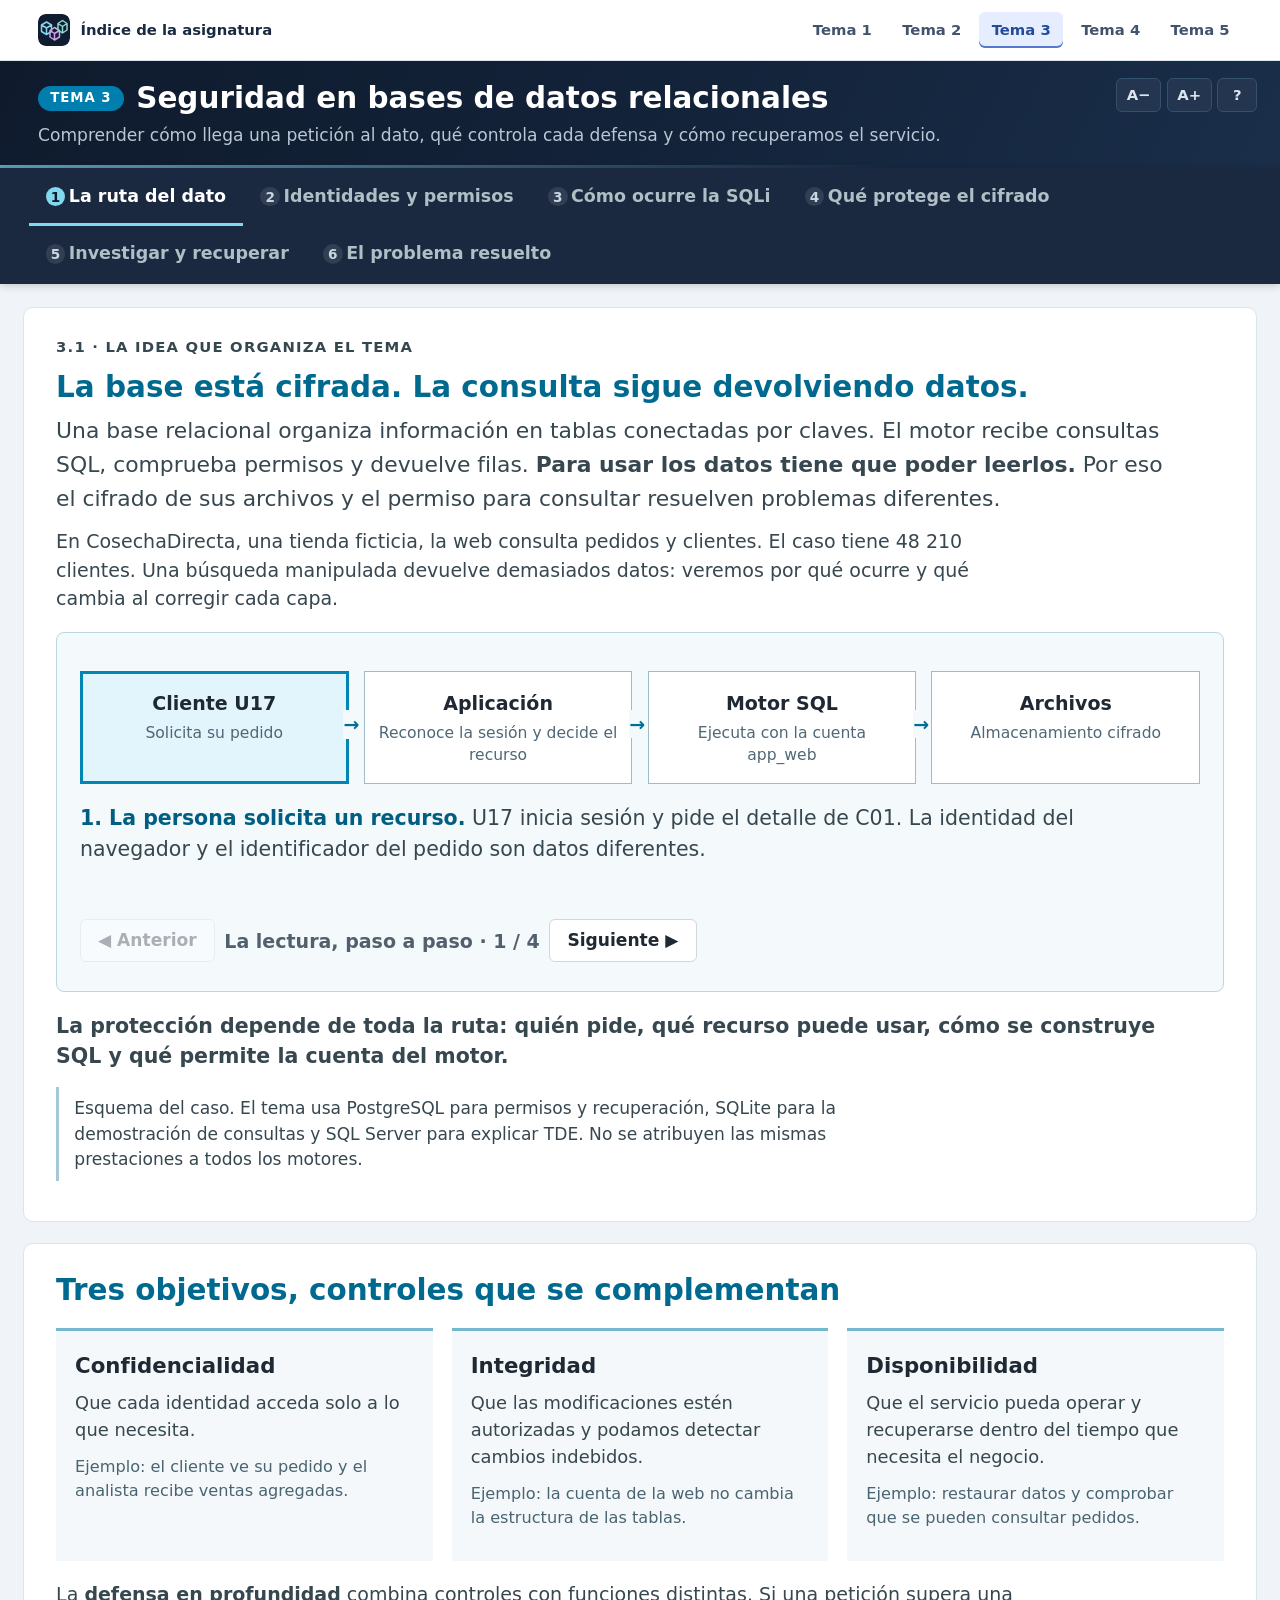
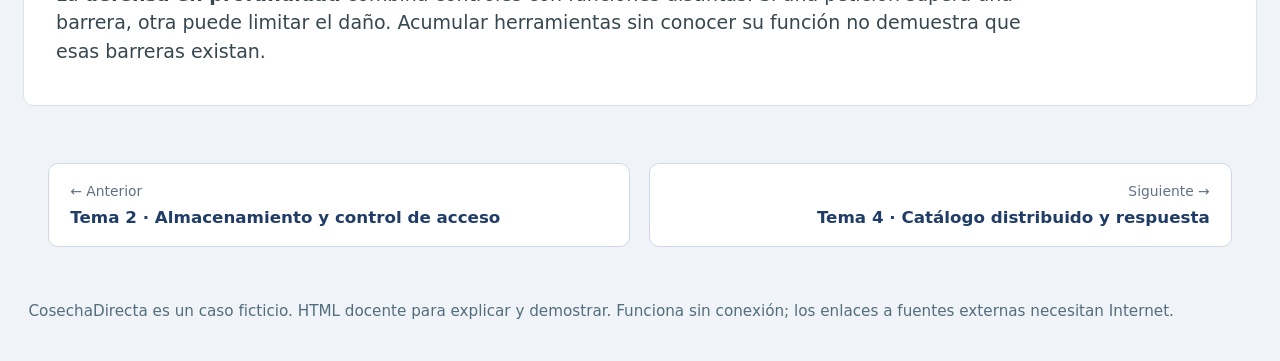
<file: 03_relacionales.html>
<!doctype html>
<html lang="es-ES"><head><meta charset="utf-8"><meta name="viewport" content="width=device-width,initial-scale=1"><title>Tema 3 · Comprender la seguridad relacional</title><meta name="description" content="Explicación visual de identidades y permisos, inyección SQL, cifrado, auditoría y recuperación con el caso CosechaDirecta."><link rel="icon" href="comun/icono.svg" type="image/svg+xml"><link rel="stylesheet" href="comun/clase.css"><link rel="stylesheet" href="03_relacionales_docencia.css"></head>
<body data-tema="3" data-docencia="relacionales">
<header class="header"><h1><span class="num">TEMA 3</span> Seguridad en bases de datos relacionales</h1><p>Comprender cómo llega una petición al dato, qué controla cada defensa y cómo recuperamos el servicio.</p></header>
<nav class="tabs" role="tablist" aria-label="Recorrido de aprendizaje"><button class="tab" role="tab" id="t-caso" aria-controls="p-caso" aria-selected="true"><span class="tab-n">1</span>La ruta del dato</button><button class="tab" role="tab" id="t-permisos" aria-controls="p-permisos" aria-selected="false"><span class="tab-n">2</span>Identidades y permisos</button><button class="tab" role="tab" id="t-inyeccion" aria-controls="p-inyeccion" aria-selected="false"><span class="tab-n">3</span>Cómo ocurre la SQLi</button><button class="tab" role="tab" id="t-cifrado" aria-controls="p-cifrado" aria-selected="false"><span class="tab-n">4</span>Qué protege el cifrado</button><button class="tab" role="tab" id="t-recuperacion" aria-controls="p-recuperacion" aria-selected="false"><span class="tab-n">5</span>Investigar y recuperar</button><button class="tab" role="tab" id="t-informe" aria-controls="p-informe" aria-selected="false"><span class="tab-n">6</span>El problema resuelto</button></nav>
<noscript><style>.panel{display:block!important}</style><p>El texto y los ejemplos se leen sin JavaScript. Los controles de las demostraciones necesitan JavaScript.</p></noscript>
<main class="content">
<section class="panel active" id="p-caso" role="tabpanel" aria-labelledby="t-caso">
<article class="card"><p class="eyebrow">3.1 · La idea que organiza el tema</p><h2>La base está cifrada. La consulta sigue devolviendo datos.</h2><p class="intro">Una base relacional organiza información en tablas conectadas por claves. El motor recibe consultas SQL, comprueba permisos y devuelve filas. <strong>Para usar los datos tiene que poder leerlos.</strong> Por eso el cifrado de sus archivos y el permiso para consultar resuelven problemas diferentes.</p><p>En CosechaDirecta, una tienda ficticia, la web consulta pedidos y clientes. El caso tiene 48&nbsp;210 clientes. Una búsqueda manipulada devuelve demasiados datos: veremos por qué ocurre y qué cambia al corregir cada capa.</p>
<div class="scene" aria-label="Recorrido explicado de una lectura"><div class="flow" id="route-flow"><div class="node focus" id="route-user"><strong>Cliente U17</strong><small>Solicita su pedido</small></div><div class="node" id="route-api"><strong>Aplicación</strong><small>Reconoce la sesión y decide el recurso</small></div><div class="node" id="route-db"><strong>Motor SQL</strong><small>Ejecuta con la cuenta app_web</small></div><div class="node" id="route-file"><strong>Archivos</strong><small>Almacenamiento cifrado</small></div></div><p class="step-text" id="route-text" aria-live="polite"></p><div id="route-controls"></div></div>
<p class="conclusion">La protección depende de toda la ruta: quién pide, qué recurso puede usar, cómo se construye SQL y qué permite la cuenta del motor.</p><p class="callout">Esquema del caso. El tema usa PostgreSQL para permisos y recuperación, SQLite para la demostración de consultas y SQL Server para explicar TDE. No se atribuyen las mismas prestaciones a todos los motores.</p></article>
<article class="card"><h2>Tres objetivos, controles que se complementan</h2><div class="model-grid"><div><h3>Confidencialidad</h3><p>Que cada identidad acceda solo a lo que necesita.</p><p class="example">Ejemplo: el cliente ve su pedido y el analista recibe ventas agregadas.</p></div><div><h3>Integridad</h3><p>Que las modificaciones estén autorizadas y podamos detectar cambios indebidos.</p><p class="example">Ejemplo: la cuenta de la web no cambia la estructura de las tablas.</p></div><div><h3>Disponibilidad</h3><p>Que el servicio pueda operar y recuperarse dentro del tiempo que necesita el negocio.</p><p class="example">Ejemplo: restaurar datos y comprobar que se pueden consultar pedidos.</p></div></div><p>La <strong>defensa en profundidad</strong> combina controles con funciones distintas. Si una petición supera una barrera, otra puede limitar el daño. Acumular herramientas sin conocer su función no demuestra que esas barreras existan.</p></article>
</section>

<section class="panel" id="p-permisos" role="tabpanel" aria-labelledby="t-permisos">
<article class="card"><p class="eyebrow">3.2 · Quién decide el acceso</p><h2>Autenticación, autorización y cuenta de servicio</h2><p class="intro"><strong>Autenticar</strong> es acreditar una identidad. <strong>Autorizar</strong> es decidir si esa identidad puede realizar una operación sobre un recurso concreto. Una sesión válida no concede acceso a todos los pedidos.</p><div class="flow"><div class="node"><strong>U17</strong><small>Identidad de la persona en la web</small></div><div class="node"><strong>API</strong><small>Autoriza el pedido solicitado</small></div><div class="node"><strong>app_web</strong><small>Identidad técnica ante la base</small></div><div class="node"><strong>Pedido C01</strong><small>Recurso de U17</small></div></div><p>El motor puede ver una única cuenta técnica para muchas personas. La aplicación necesita conservar la identidad de la sesión y comprobar la propiedad del pedido. El permiso de tabla no hace automáticamente esa separación.</p><div class="scene"><p class="scene-title">La sesión es U17. Cambia el pedido que solicita.</p><div class="switches" aria-label="Pedido solicitado"><button type="button" data-order="C01" aria-pressed="true">C01 · de U17</button><button type="button" data-order="C02" aria-pressed="false">C02 · de U24</button></div><pre class="code">SELECT id FROM pedidos
WHERE id = ? AND cliente = ?</pre><p id="order-result" class="result" aria-live="polite"></p><p id="order-explain"></p><p class="small">La identidad U17 procede de la sesión validada por el servidor. Si el cliente pudiera elegir libremente ese segundo valor, la condición perdería su finalidad. Este modelo usa dos pedidos ficticios; el navegador no ejecuta la consulta.</p></div></article>
<article class="card"><h2>DAC, MAC y RBAC organizan la decisión</h2><div class="model-grid"><div><h3>DAC · propietario</h3><p>Quien posee un objeto concede o retira permisos sobre él, según las reglas del motor.</p><p class="example">El propietario de una tabla concede SELECT a otra cuenta.</p></div><div><h3>MAC · política central</h3><p>Una política de clasificación y autorizaciones decide el acceso. Un usuario no puede cambiarla por ser dueño del dato.</p><p class="example">Una etiqueta confidencial se compara con la autorización del sujeto.</p></div><div><h3>RBAC · función</h3><p>Se agrupan permisos en roles y se asignan a las identidades que realizan esas tareas.</p><p class="example">El rol de análisis permite leer una vista agregada.</p></div></div><p>Son modelos de decisión; un sistema puede combinar mecanismos. En este caso, el <strong>mínimo privilegio</strong> significa dar a cada cuenta las operaciones y el alcance necesarios para su tarea.</p>
<div class="scene"><p class="scene-title">Tres funciones necesitan permisos diferentes</p><div class="switches" aria-label="Función de la cuenta"><button type="button" data-role="web" aria-pressed="true">Aplicación web</button><button type="button" data-role="bi" aria-pressed="false">Analista</button><button type="button" data-role="ddl" aria-pressed="false">Migraciones</button></div><div id="role-output" class="roles-output" aria-live="polite"></div></div><p class="conclusion">Si alguien puede consultar todos los correos, puede conservar el resultado. El control útil para el analista es limitar el dato accesible: una vista agregada y los permisos efectivos adecuados.</p><p class="callout">DML opera sobre datos, como SELECT, INSERT o UPDATE. DDL modifica la estructura, como CREATE o ALTER. La concesión efectiva también depende de otros roles, permisos directos y propiedad de objetos.</p></article>
</section>

<section class="panel" id="p-inyeccion" role="tabpanel" aria-labelledby="t-inyeccion">
<article class="card"><p class="eyebrow">3.3 · Estructura y datos</p><h2>La inyección aparece cuando un valor se convierte en SQL</h2><p class="intro">La aplicación quiere buscar un código de producto. Si pega directamente el texto recibido dentro de la sentencia, una entrada puede cerrar el valor y añadir una condición. El motor interpreta la sentencia completa: no sabe qué parte escribió el programador y cuál llegó del cliente.</p><div class="scene"><p class="scene-title">Tres productos: P01, P02 y P03</p><div class="switches" aria-label="Entrada de la demostración SQL"><button type="button" data-sql="0" aria-pressed="true">P01 · existente</button><button type="button" data-sql="1" aria-pressed="false">P99 · inexistente</button><button type="button" data-sql="2" aria-pressed="false">Entrada manipulada</button></div><p class="example-label" id="sql-stage-label"></p><div id="sql-stage" aria-live="polite"></div><div id="sql-controls"></div></div><p class="callout">Los resultados se ejecutaron en SQLite al preparar los datos. Esta página explica y muestra esas salidas guardadas; no ejecuta SQL libre ni se conecta a una base de datos.</p></article>
<article class="card"><h2>Qué hace cada fragmento de la entrada</h2><div class="table-wrap" role="region" aria-label="Descomposición de la inyección SQL" tabindex="0"><table class="t"><thead><tr><th>Fragmento</th><th>Efecto en la concatenación vulnerable</th></tr></thead><tbody><tr><td><code>'</code></td><td>Cierra la cadena que la aplicación había abierto para el código.</td></tr><tr><td><code>OR 1=1</code></td><td>Añade una condición verdadera que amplía el conjunto de filas.</td></tr><tr><td><code>-- </code></td><td>Comenta el resto de la línea y evita que el cierre añadido por la aplicación se interprete como código.</td></tr></tbody></table></div><div class="concepto"><strong>Parametrizar:</strong> el programa fija la estructura de la consulta y entrega el valor por separado. El texto que contiene una comilla o palabras SQL sigue ocupando el lugar de un dato.</div><pre class="code">consulta = "SELECT codigo FROM productos WHERE codigo = ?"
filas = conexion.execute(consulta, (entrada,)).fetchall()</pre><p>En esta API de SQLite, <code>?</code> representa un valor. Para elegir una columna o una dirección de ordenación, la aplicación debe seleccionar entre opciones fijas admitidas; no concatenar un identificador arbitrario.</p><p class="conclusion">La defensa se entiende comparando dos resultados: P01 sigue encontrándose; la entrada manipulada ya no devuelve los tres productos.</p></article>
<article class="card"><h2>La consulta segura necesita autorización y permisos</h2><p>Una consulta parametrizada todavía puede pedir un pedido ajeno. Por eso mantenemos la condición de propietario y el alcance mínimo de la cuenta técnica. Un ORM o un procedimiento almacenado también necesita construir SQL de forma segura. Un WAF puede filtrar peticiones que pasan por él; no sustituye estas decisiones dentro de la aplicación.</p><details class="teach-details"><summary>Comprobación breve de comprensión</summary><p class="question-check">La consulta usa parámetros, pero devuelve C02 a la sesión U17. ¿Qué falta?</p><p><strong>Explicación:</strong> los parámetros impiden alterar la estructura. Falta comprobar que U17 está autorizado a leer C02. La identidad de sesión, el recurso y la acción deben formar parte de esa decisión.</p></details></article>
</section>

<section class="panel" id="p-cifrado" role="tabpanel" aria-labelledby="t-cifrado">
<article class="card"><p class="eyebrow">3.4 · Dónde protege cada mecanismo</p><h2>Reposo, tránsito y resultado de una consulta</h2><p class="intro">El cifrado transforma datos para que puedan recuperarse con las claves adecuadas. La pregunta docente es <strong>dónde ocurre esa transformación y contra qué acceso protege</strong>. No basta con decir «la base está cifrada».</p><div class="scene"><div class="switches" aria-label="Amenaza que se explica"><button type="button" data-threat="disco" aria-pressed="true">Robo de archivos</button><button type="button" data-threat="red" aria-pressed="false">Lectura de la red</button><button type="button" data-threat="consulta" aria-pressed="false">Consulta excesiva</button></div><div class="flow" id="crypto-flow"><div class="node" id="crypto-files"><strong>Archivos y logs</strong><small>Cifrado en reposo</small></div><div class="node" id="crypto-engine"><strong>Motor SQL Server</strong><small>Descifra al leer</small></div><div class="node" id="crypto-channel"><strong>Canal TLS</strong><small>Protege el transporte</small></div><div class="node" id="crypto-app"><strong>Aplicación</strong><small>Recibe datos legibles</small></div></div><p id="crypto-title" class="scene-title"></p><p id="crypto-explain" aria-live="polite"></p></div><p><strong>TDE</strong> es cifrado transparente de archivos de datos y logs en SQL Server. El motor puede atender consultas sin que la aplicación descifre cada campo. <strong>TLS</strong> protege el canal y requiere validar la identidad del destino. Una consulta autorizada sigue recibiendo valores legibles.</p><p class="callout">El esquema explica fronteras; no ejecuta cifrado. Para recuperar una base TDE en otra instancia puede ser necesario su certificado y clave privada. El material de recuperación debe conservarse y probarse con los permisos adecuados.</p></article>
<article class="card"><h2>Enmascarar cambia qué se muestra o qué copia se utiliza</h2><div class="dos"><div><h3>Máscara dinámica</h3><p>El dato original permanece. El resultado se presenta de forma reducida a ciertos perfiles.</p><pre class="code">Original: ana@ejemplo.invalid
Vista enmascarada: a***@ejemplo.invalid</pre><p class="small">Ejemplo didáctico de presentación, no una regla exacta del motor. Las máscaras tienen límites frente a consultas e inferencias y deben acompañarse de permisos.</p></div><div><h3>Máscara estática y datos sintéticos</h3><p>La máscara estática transforma una copia para otro uso. Los datos sintéticos se generan para las pruebas. En ambos casos hay que comprobar qué relaciones y escenarios conserva el conjunto.</p><p>Transformar nombres no garantiza que toda la copia haya dejado de identificar personas. También pueden existir identificadores indirectos y relaciones con otros datos.</p></div></div><p class="conclusion">El mecanismo se elige por la amenaza: archivos robados, tráfico interceptado, exposición por perfil o datos de pruebas. Ninguno corrige por sí solo una consulta que devuelve filas indebidas.</p></article>
</section>

<section class="panel" id="p-recuperacion" role="tabpanel" aria-labelledby="t-recuperacion">
<article class="card"><p class="eyebrow">3.5 · Entender lo que pasó</p><h2>Auditar una operación y recuperar datos son tareas distintas</h2><p class="intro">La auditoría permite reconstruir quién hizo qué, sobre qué recurso, cuándo y con qué resultado. Un registro de transacciones ayuda al motor a recuperar cambios. <strong>Sus propósitos y contenidos no son intercambiables.</strong></p><div class="table-wrap" role="region" aria-label="Registro explicado de una petición" tabindex="0"><table class="t"><thead><tr><th>Dato del evento</th><th>Ejemplo ficticio</th><th>Qué permite explicar</th></tr></thead><tbody><tr><td>Hora y correlación</td><td>09:14 · req-021</td><td>Relacionar la petición web con su operación.</td></tr><tr><td>Identidad y recurso</td><td>U17 · app_web · pedido C02</td><td>Distinguir persona, cuenta técnica y dato solicitado.</td></tr><tr><td>Acción y resultado</td><td>Lectura · denegada</td><td>Observar que la autorización rechazó el pedido ajeno.</td></tr></tbody></table></div><p>Los registros necesitan acceso restringido, integridad, retención y revisión. Evitamos guardar contraseñas, tokens o cuerpos completos innecesarios. Una alerta avisa; la respuesta definida decide quién contiene el incidente y cómo comprueba la recuperación.</p></article>
<article class="card"><h2>Cómo volver a un estado anterior al borrado</h2><p>Una réplica puede mantener servicio cuando falla un nodo y también reproducir un borrado aceptado. Para recuperar un estado histórico necesitamos una copia utilizable y los cambios conservados que requiera el mecanismo elegido.</p><div class="scene"><p class="scene-title">Ejemplo de recuperación puntual en PostgreSQL</p><div class="timeline"><div class="timepoint"><strong>00:00</strong><small>Copia física base</small></div><div class="timepoint"><strong>09:55</strong><small>Punto de recuperación del supuesto</small></div><div class="timepoint"><strong>10:00</strong><small>Borrado e interrupción</small></div><div class="timepoint"><strong>11:30</strong><small>Servicio restaurado y validado</small></div></div><p>Restauramos la copia base y reproducimos una secuencia continua de WAL hasta el punto elegido. Nos detenemos antes del daño. Después validamos datos, permisos y funcionamiento.</p><p class="small">PITR requiere preparación previa y archivos WAL disponibles. Un volcado lógico <code>pg_dump</code> no es la copia física base de este procedimiento.</p></div></article>
<article class="card"><h2>RPO y RTO miden intervalos diferentes</h2><p><strong>RPO</strong> fija cuánto retroceso de datos tolera el negocio. <strong>RTO</strong> fija cuánto tiempo de interrupción tolera hasta recuperar el servicio. El objetivo se acuerda antes; la prueba permite compararlo con una medida.</p><div class="scene"><p>Objetivos del caso: retroceso máximo de <strong>15 minutos</strong> y recuperación del servicio en <strong>60 minutos</strong>.</p><div class="switches" aria-label="Escenario de recuperación"><button type="button" data-recovery="base" aria-pressed="true">Ejemplo: 09:55 / 11:30</button><button type="button" data-recovery="fast" aria-pressed="false">Restauración más rápida</button><button type="button" data-recovery="old" aria-pressed="false">Copia más antigua</button></div><div id="recovery-output" aria-live="polite"></div></div><p>Reducir el tiempo puede exigir mejorar la detección, preparar infraestructura, acceder a claves, restaurar con más rapidez o automatizar la validación. El ensayo debe medir desde el inicio de la interrupción hasta el servicio validado y explicitar qué operaciones posteriores al punto recuperado necesitan reconciliación.</p><p class="callout">Los botones comparan supuestos explicados, no ejecutan restauraciones ni miden el RTO de una instalación real.</p></article>
</section>

<section class="panel" id="p-informe" role="tabpanel" aria-labelledby="t-informe">
<article class="card closed-case"><p class="eyebrow">La explicación completa del caso</p><h2>Así se resuelve la fuga y se prepara la recuperación</h2><p class="intro">El motor podía descifrar los archivos porque estaba funcionando normalmente. La fuga nacía en el alcance de la consulta y de las identidades que la ejecutaban. La corrección mantiene la operación legítima y cierra la indebida.</p><div class="table-wrap" role="region" aria-label="Problema, mecanismo y resultado explicado" tabindex="0"><table class="t"><thead><tr><th>Qué ocurría</th><th>Qué cambia y por qué</th><th>Resultado que lo explica</th></tr></thead><tbody><tr><td>La entrada alteraba SQL.</td><td>Los parámetros separan el valor de la estructura.</td><td>P01 sigue devolviendo una fila; la entrada manipulada no devuelve productos.</td></tr><tr><td>La sesión podía pedir datos de otra persona.</td><td>La aplicación autoriza el recurso usando la sesión validada.</td><td>U17 accede a C01 y no a C02.</td></tr><tr><td>La cuenta web tenía poder innecesario.</td><td>Los permisos se ajustan a su tarea y se separan las migraciones.</td><td>Los pedidos funcionan; el cambio de estructura queda fuera.</td></tr><tr><td>El analista podía leer todos los correos.</td><td>Obtiene el agregado que necesita y pierde acceso directo innecesario.</td><td>La lectura del informe no expone los correos.</td></tr><tr><td>El equipo necesitaba investigar y volver atrás.</td><td>Registros protegidos, copia recuperable, procedimiento y ensayo.</td><td>Se identifica el punto recuperado y el tiempo hasta validar el servicio.</td></tr></tbody></table></div><p class="conclusion">En el supuesto, 5 minutos de retroceso cumplen el objetivo de 15. Los 90 minutos de interrupción superan el objetivo de 60. La recuperación necesita mejorar aunque haya recuperado los datos.</p><p>La demostración SQL usa resultados reales de un laboratorio SQLite. La matriz de roles, TDE, TLS y PITR explican un diseño que debe verificarse en el motor correspondiente. Esa diferencia forma parte de entender la evidencia.</p></article>
<article class="card"><h2>Cómo se conecta con el trabajo de la asignatura</h2><p><strong>Problemas:</strong> hemos explicado y resuelto la fuga y la recuperación. <strong>Proyectos:</strong> las decisiones se incorporan a la arquitectura de CosechaDirecta. <strong>Personas:</strong> otra persona puede señalar una operación legítima que una defensa rompería. <strong>Portfolio:</strong> una síntesis conserva la decisión, el ejemplo y el límite de lo demostrado.</p><p>La Actividad 1 traslada la distinción entre entrada, identidad, permisos y evidencia a MongoDB y Elasticsearch con FastAPI. <a href="04_distribuidas.html">El Tema 4 explica esas rutas y sus diferencias</a>.</p><details class="teach-details"><summary>Comprobar la comprensión después de la explicación</summary><p class="question-check">Una aplicación parametriza las consultas y usa TDE, pero consulta todos los clientes con una cuenta administradora. ¿Qué dos decisiones siguen pendientes?</p><p><strong>Respuesta razonada:</strong> autorizar el recurso y reducir el alcance de la cuenta. Los parámetros protegen la estructura SQL y TDE protege archivos en reposo; ninguno determina por sí solo qué clientes necesita leer esa petición.</p><p>Para contrastarlo por parejas: una persona propone el permiso y otra identifica una operación legítima que debe seguir funcionando. Se acuerdan una prueba positiva y otra negativa.</p></details><details class="teach-details"><summary>Práctica opcional y aportación al portfolio</summary><p>El <a href="recursos/lab_relacional.py" download>laboratorio SQLite</a> ejecuta consultas y una copia/restauración con datos ficticios. <a href="recursos/LEEME_345.md">Instrucciones y alcance</a>.</p><pre class="code">python3 lab_relacional.py --salida evidencia-relacional.json</pre><p>Puede resumirse el trabajo en una página: causa del problema, control elegido, ejemplo antes/después y límite. El laboratorio no ejecuta TDE, roles PostgreSQL ni PITR. Esta práctica de aula no añade una entrega evaluable.</p></details></article>
<article class="card"><h2>Fuentes para ampliar</h2><p class="coverage">Cobertura: 3.1 objetivos y defensa en profundidad; 3.2 acceso; 3.3 SQLi; 3.4 cifrado y máscaras; 3.5 registros, respaldo y recuperación.</p><ul class="source-list"><li><a href="https://www.postgresql.org/docs/current/ddl-priv.html">PostgreSQL: privilegios</a>.</li><li><a href="https://cheatsheetseries.owasp.org/cheatsheets/SQL_Injection_Prevention_Cheat_Sheet.html">OWASP: prevención de inyección SQL</a>.</li><li><a href="https://learn.microsoft.com/en-us/sql/relational-databases/security/encryption/transparent-data-encryption?view=sql-server-ver17">Microsoft Learn: TDE</a> y <a href="https://learn.microsoft.com/en-us/sql/relational-databases/security/dynamic-data-masking?view=sql-server-ver17">enmascaramiento dinámico</a>.</li><li><a href="https://www.postgresql.org/docs/current/continuous-archiving.html">PostgreSQL: archivado continuo y PITR</a>.</li></ul><p class="small">Fuentes técnicas contrastadas el 13/11/2026. Los ejemplos, cuentas y tiempos son ficticios y se distinguen de una prueba sobre un sistema desplegado.</p></article>
</section>
</main><footer>CosechaDirecta es un caso ficticio. HTML docente para explicar y demostrar. Funciona sin conexión; los enlaces a fuentes externas necesitan Internet.</footer>
<script src="comun/clase.js"></script><script src="03_relacionales_datos.js"></script><script src="03_relacionales_docencia.js"></script></body></html>
</file>
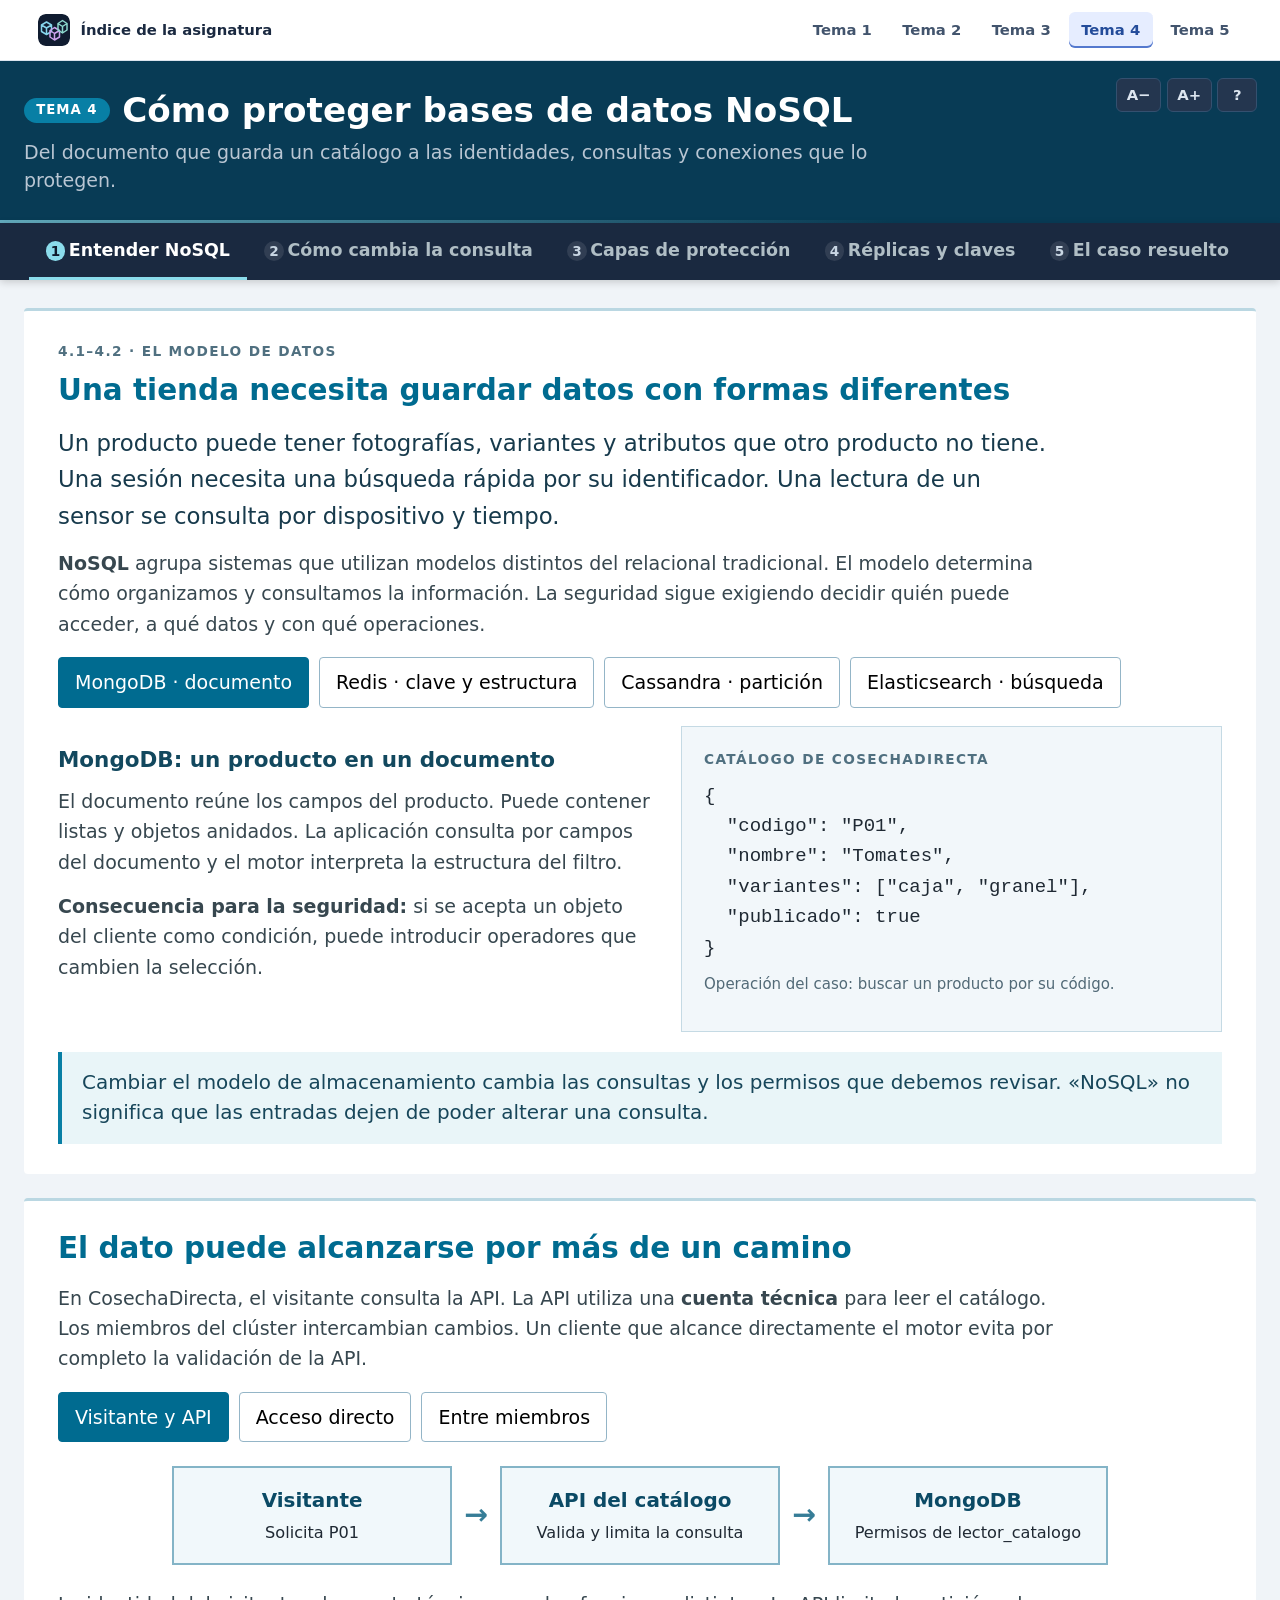
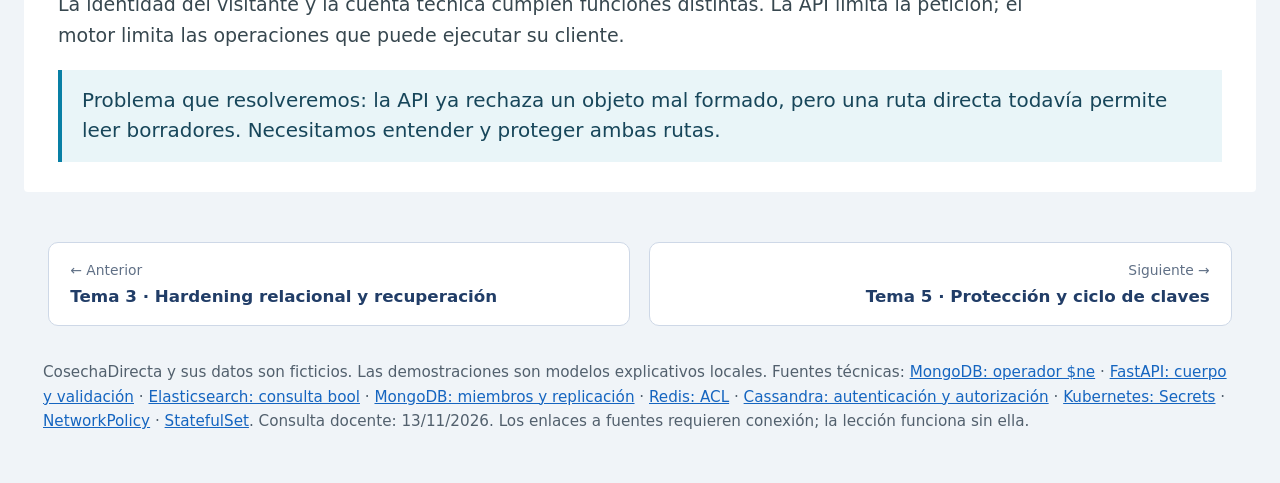
<file: 04_distribuidas.html>
<!doctype html>
<html lang="es-ES"><head><meta charset="utf-8"><meta name="viewport" content="width=device-width,initial-scale=1"><title>Tema 4 · Cómo proteger bases de datos NoSQL</title><meta name="description" content="Lección visual: modelos NoSQL, inyección por operadores, controles por ruta, réplicas, claves y Kubernetes. Ejemplos explicados con CosechaDirecta."><link rel="icon" href="comun/icono.svg" type="image/svg+xml"><link rel="stylesheet" href="comun/clase.css"><link rel="stylesheet" href="04_distribuidas_docencia.css"></head>
<body class="docencia-t4" data-tema="4"><header class="header"><h1><span class="num">TEMA 4</span>Cómo proteger bases de datos NoSQL</h1><p>Del documento que guarda un catálogo a las identidades, consultas y conexiones que lo protegen.</p></header>
<nav class="tabs" role="tablist" aria-label="Recorrido de la lección"><button class="tab" role="tab" id="t-caso" aria-controls="p-caso" aria-selected="true"><span class="tab-n">1</span>Entender NoSQL</button><button class="tab" role="tab" id="t-rutas" aria-controls="p-rutas" aria-selected="false"><span class="tab-n">2</span>Cómo cambia la consulta</button><button class="tab" role="tab" id="t-configuracion" aria-controls="p-configuracion" aria-selected="false"><span class="tab-n">3</span>Capas de protección</button><button class="tab" role="tab" id="t-rotacion" aria-controls="p-rotacion" aria-selected="false"><span class="tab-n">4</span>Réplicas y claves</button><button class="tab" role="tab" id="t-runbook" aria-controls="p-runbook" aria-selected="false"><span class="tab-n">5</span>El caso resuelto</button></nav>
<noscript><style>.panel{display:block!important}</style><p>Las explicaciones y los ejemplos escritos se pueden leer sin JavaScript. Las demostraciones interactivas requieren activarlo.</p></noscript>
<main class="content">
<section class="panel active" id="p-caso" role="tabpanel" aria-labelledby="t-caso">
<article class="card"><p class="kicker">4.1–4.2 · El modelo de datos</p><h2>Una tienda necesita guardar datos con formas diferentes</h2><p class="concepto">Un producto puede tener fotografías, variantes y atributos que otro producto no tiene. Una sesión necesita una búsqueda rápida por su identificador. Una lectura de un sensor se consulta por dispositivo y tiempo.</p><p><strong>NoSQL</strong> agrupa sistemas que utilizan modelos distintos del relacional tradicional. El modelo determina cómo organizamos y consultamos la información. La seguridad sigue exigiendo decidir quién puede acceder, a qué datos y con qué operaciones.</p>
<div class="opciones" aria-label="Elegir un modelo de datos"><button type="button" data-motor="mongo" aria-pressed="true">MongoDB · documento</button><button type="button" data-motor="redis" aria-pressed="false">Redis · clave y estructura</button><button type="button" data-motor="cassandra" aria-pressed="false">Cassandra · partición</button><button type="button" data-motor="elastic" aria-pressed="false">Elasticsearch · búsqueda</button></div>
<div class="dos mecanismo"><div><h3 id="motor-titulo">MongoDB: un producto en un documento</h3><p id="motor-explicacion">El documento reúne los campos del producto. Puede contener listas y objetos anidados. La aplicación consulta por campos del documento y el motor interpreta la estructura del filtro.</p><p id="motor-riesgo"><strong>Consecuencia para la seguridad:</strong> si se acepta un objeto del cliente como condición, puede introducir operadores que cambien la selección.</p></div><div class="ejemplo"><p class="kicker" id="motor-etiqueta">Catálogo de CosechaDirecta</p><pre class="dato-json" id="motor-dato">{
  "codigo": "P01",
  "nombre": "Tomates",
  "variantes": ["caja", "granel"],
  "publicado": true
}</pre><p class="micro" id="motor-operacion">Operación del caso: buscar un producto por su código.</p></div></div>
<div class="cierre">Cambiar el modelo de almacenamiento cambia las consultas y los permisos que debemos revisar. «NoSQL» no significa que las entradas dejen de poder alterar una consulta.</div></article>
<article class="card"><h2>El dato puede alcanzarse por más de un camino</h2><p>En CosechaDirecta, el visitante consulta la API. La API utiliza una <strong>cuenta técnica</strong> para leer el catálogo. Los miembros del clúster intercambian cambios. Un cliente que alcance directamente el motor evita por completo la validación de la API.</p><div class="opciones" aria-label="Recorrer una ruta de acceso"><button type="button" data-ruta="api" aria-pressed="true">Visitante y API</button><button type="button" data-ruta="directa" aria-pressed="false">Acceso directo</button><button type="button" data-ruta="miembros" aria-pressed="false">Entre miembros</button></div><div id="ruta-diagrama" class="ruta" aria-live="polite"><div class="nodo"><strong>Visitante</strong><span>Solicita P01</span></div><span class="flecha" aria-hidden="true">→</span><div class="nodo"><strong>API del catálogo</strong><span>Valida y limita la consulta</span></div><span class="flecha" aria-hidden="true">→</span><div class="nodo"><strong>MongoDB</strong><span>Permisos de lector_catalogo</span></div></div><p id="ruta-explicacion">La identidad del visitante y la cuenta técnica cumplen funciones distintas. La API limita la petición; el motor limita las operaciones que puede ejecutar su cliente.</p><div class="cierre">Problema que resolveremos: la API ya rechaza un objeto mal formado, pero una ruta directa todavía permite leer borradores. Necesitamos entender y proteger ambas rutas.</div></article>
</section>
<section class="panel" id="p-rutas" role="tabpanel" aria-labelledby="t-rutas">
<article class="card"><p class="kicker">4.3 · Inyección NoSQL</p><h2>Un valor de búsqueda se convierte en una instrucción</h2><p class="concepto">La API espera un código como <code>"P01"</code>. Si admite cualquier JSON y lo coloca dentro del filtro, el cliente también puede enviar <code>{"$ne":"P01"}</code>. MongoDB interpreta <code>$ne</code> como «distinto de».</p><p>El error aparece al permitir que una entrada controle la <strong>estructura de la consulta</strong>. No hace falta introducir una sentencia SQL ni romper comillas. Observa cómo cambia el significado al recorrer los cuatro pasos.</p><div class="row"><label for="consulta-entrada">Entrada del cliente <select id="consulta-entrada"><option value="legitima">Código P01</option><option value="operador">Objeto {"$ne":"P01"}</option><option value="borrador">Código P03</option><option value="dolar">Texto literal P$01</option></select></label><label for="consulta-defensa">Construcción <select id="consulta-defensa"><option value="vulnerable">Sin contrato de entrada</option><option value="estricta">Tipo estricto y alcance público</option></select></label></div>
<ol class="etapas" id="consulta-etapas"><li class="actual">Entrada</li><li>Filtro</li><li>Selección</li><li>Respuesta</li></ol><div class="etapa-texto" aria-live="polite"><h3 id="consulta-titulo">1. La API recibe un dato</h3><p id="consulta-explicacion">El cliente envía un código. Esta ruta sin contrato acepta cualquier estructura JSON como valor de codigo.</p><pre class="codigo" id="consulta-codigo">{"codigo": "P01"}</pre></div><div id="consulta-pasos"></div>
<div class="documentos" id="consulta-documentos"><div class="documento" data-codigo="P01"><strong>P01 · Tomates</strong><span>Publicado</span><span data-seleccion>Documento del catálogo</span></div><div class="documento" data-codigo="P02"><strong>P02 · Manzanas</strong><span>Publicado</span><span data-seleccion>Documento del catálogo</span></div><div class="documento privado" data-codigo="P03"><strong>P03 · Cesta futura</strong><span>Borrador</span><span data-seleccion>Documento del catálogo</span></div></div><p class="micro">Modelo didáctico calculado en el navegador sobre estos tres documentos, todos con el campo codigo. No consulta un servidor MongoDB. En otros conjuntos, $ne puede incluir documentos sin el campo; aquí se fija el dataset para explicar el mecanismo.</p></article>
<article class="card"><h2>La corrección se construye en cuatro decisiones</h2><div class="dos"><div><h3>1. Declarar y aplicar el contrato</h3><p>El campo debe ser una cadena de longitud acotada. Se rechazan objetos, listas y claves extra. En FastAPI, el parámetro de la ruta tiene que usar el modelo: declararlo sin conectarlo a la ruta no valida la petición.</p><h3>2. Construir el filtro en el servidor</h3><p>El cliente aporta un valor. El servidor conserva la estructura y utiliza igualdad. Una contraseña que contenga <code>$</code> como carácter no se convierte por ello en una expresión.</p></div><div><h3>3. Fijar el alcance del catálogo</h3><p>La API selecciona únicamente fichas publicadas y devuelve los campos públicos necesarios. Una búsqueda de todos los productos públicos puede ser legítima; revelar borradores sería un fallo de autorización.</p><h3>4. Limitar operación y respuesta</h3><p>Acotar longitudes, campos y paginación reduce búsquedas imprevistas y consumo de recursos. El rol del motor sigue siendo necesario si alguien obtiene la credencial de la API.</p></div></div><pre class="codigo"># Esquema del filtro construido por el servidor
filtro = {"codigo": {"$eq": codigo_validado}, "publicado": True}
campos_publicos = {"_id": 0, "codigo": 1, "nombre": 1}
# La consulta limita también el número de resultados.</pre><div class="cierre">Con el objeto <code>$ne</code>, la defensa rechaza la estructura antes de consultar. Con <code>P01</code>, conserva el producto legítimo. Con <code>P03</code>, no devuelve el borrador. Cada resultado explica una decisión distinta.</div>
<details><summary>El mismo principio en Elasticsearch</summary><p>La aplicación recibe texto de búsqueda y construye un Query DSL con campos, índice y límite elegidos por el servidor. Una consulta <code>match</code> busca texto; no decide por sí sola si alguien puede ver un borrador.</p><pre class="codigo">{
  "size": 10,
  "_source": ["codigo", "nombre"],
  "query": {"bool": {
    "must": [{"match": {"nombre": "tomates"}}],
    "filter": [{"term": {"publicado": true}}]
  }}
}</pre><p>El ejemplo presupone el mapping adecuado. El servidor fija esos nombres y recibe únicamente el texto autorizado. El rol debe limitar el índice accesible. La sintaxis mostrada no se envía a Elasticsearch desde esta página.</p></details></article>
</section>
<section class="panel" id="p-configuracion" role="tabpanel" aria-labelledby="t-configuracion">
<article class="card"><p class="kicker">4.3 y 4.5 · Defensa por fronteras</p><h2>Cada control responde a una pregunta diferente</h2><p class="concepto">Autenticar acredita una identidad. Autorizar decide qué puede hacer. La red determina desde dónde se alcanza el servicio. TLS protege el canal y permite validar al extremo. Una de estas capas no sustituye a las demás.</p><div class="opciones" aria-label="Explicar un control"><button type="button" data-capa="identidad" aria-pressed="true">Autenticación</button><button type="button" data-capa="permiso" aria-pressed="false">Autorización</button><button type="button" data-capa="red" aria-pressed="false">Red</button><button type="button" data-capa="tls" aria-pressed="false">TLS</button></div><div class="dos"><div class="ejemplo"><p class="kicker" id="capa-pregunta">¿Quién se conecta?</p><h3 id="capa-titulo">La cuenta técnica se identifica ante MongoDB</h3><p id="capa-explicacion">La API presenta su credencial. El motor la verifica y asocia la conexión a lector_catalogo. Esto no identifica al visitante y todavía no decide qué colecciones puede leer esa cuenta.</p></div><div><div class="ruta" id="capa-diagrama"><div class="nodo"><strong>API</strong><span>Credencial de servicio</span></div><span class="flecha" aria-hidden="true">→</span><div class="nodo"><strong>Motor</strong><span>Identidad lector_catalogo</span></div></div><p id="capa-ejemplo">Prueba positiva: la credencial válida permite conectar. Prueba negativa: la credencial incorrecta se rechaza. Luego habrá que probar los permisos de la conexión aceptada.</p></div></div><p><strong>Ejemplo de configuración insegura:</strong> un laboratorio arranca MongoDB sin control de acceso y publica <code>27017:27017</code> en el host. El mapeo sin dirección escucha por defecto en las interfaces del host; no demuestra por sí solo acceso desde Internet. Usar <code>127.0.0.1:27017:27017</code> limita esa publicación a la interfaz local, mientras que retirar el puerto evita esa ruta desde el host. La red interna y los permisos siguen necesitando configuración.</p><p class="micro">La configuración efectiva depende del producto, la versión y el modo de despliegue. No todos los motores actuales arrancan abiertos. Verificar la interfaz, autenticación y reglas reales es más preciso que asumir un valor por defecto. <a href="https://docs.docker.com/engine/network/port-publishing/">Docker: publicación de puertos</a>.</p><div class="cierre" id="capa-conclusion">Añadir autenticación a MongoDB no arregla un filtro manipulable que la API ejecuta usando su propia cuenta válida.</div></article>
<article class="card"><h2>El permiso mínimo protege también frente a una cuenta robada</h2><p>Un filtro <code>publicado=true</code> protege la ruta que pasa por la API. Si la cuenta técnica puede leer toda la colección, alguien que robe esa cuenta puede saltarse el filtro. Para el diseño del caso, separamos los datos públicos de los borradores.</p><div class="ruta"><div class="nodo"><strong>lector_catalogo</strong><span>Solo lectura</span></div><span class="flecha" aria-hidden="true">→</span><div class="nodo"><strong>Catálogo público</strong><span>P01 y P02</span></div><span class="flecha" aria-hidden="true">≠</span><div class="nodo"><strong>Borradores privados</strong><span>Otra colección o índice</span></div></div><div class="tabla-scroll" role="region" tabindex="0" aria-label="Funciones de las identidades"><table><thead><tr><th>Identidad</th><th>Tarea</th><th>Operación que queda fuera</th></tr></thead><tbody><tr><td>lector_catalogo</td><td>Consultar el recurso público</td><td>Leer borradores o borrar el catálogo</td></tr><tr><td>publicador</td><td>Pasar fichas aprobadas al recurso público</td><td>Administrar el motor</td></tr><tr><td>administracion</td><td>Mantenimiento controlado</td><td>Usarse como cuenta cotidiana de la API</td></tr></tbody></table></div><p>MongoDB concreta permisos sobre sus recursos; Redis puede restringir comandos y claves mediante ACL; Cassandra separa autenticación y autorización; Elasticsearch aplica privilegios sobre índices. Los nombres y la configuración efectiva dependen del motor.</p></article>
<article class="card"><h2>Kubernetes aporta herramientas, pero hay que configurar la protección</h2><div class="dos"><div><h3>Secret: distribuir un secreto con acceso limitado</h3><p>El contenido de un Secret puede aparecer representado en Base64. Esa codificación se puede revertir sin una clave. La protección exige limitar quién lo lee, proteger su almacenamiento y restringir a qué contenedores se entrega.</p><div class="tokens"><code id="secreto-valor">c29sb19sYWJvcmF0b3Jpbw==</code><button class="btn" id="secreto-decodificar" type="button">Mostrar qué representa Base64</button></div><p id="secreto-explicacion" aria-live="polite">Ejemplo ficticio: cualquiera que vea esta representación puede decodificarla.</p><p>Si una credencial se publica en Git, borrar el archivo no invalida las copias que otros hayan obtenido. Hay que revocarla o rotarla y actualizar sus consumidores.</p></div><div><h3>NetworkPolicy: limitar el tráfico que llega</h3><p>Una política puede permitir la API del catálogo y negar pods ajenos. Para que tenga efecto, la red del clúster debe implementar NetworkPolicy. Crear un namespace por sí solo no aísla todas sus conexiones.</p><h3>StatefulSet: identidad y almacenamiento estables</h3><p>Ayuda a mantener identidad y volúmenes de los pods. La replicación, la pertenencia al clúster y la recuperación las configura el motor. Tres pods no se convierten automáticamente en tres réplicas correctas.</p><p class="micro">Además: proceso con permisos reducidos, imágenes mantenidas, límites de recursos, acceso al plano de control y copias de volúmenes con sus claves.</p></div></div><div class="cierre">El despliegue se comprueba desde los orígenes reales: la API autorizada funciona, un origen ajeno no alcanza el motor y la credencial de lectura no administra ni borra.</div></article>
</section>
<section class="panel" id="p-rotacion" role="tabpanel" aria-labelledby="t-rotacion">
<article class="card"><p class="kicker">4.4 · Disponibilidad y recuperación</p><h2>Una réplica conserva los cambios, incluido un borrado</h2><p class="concepto">La replicación mantiene copias del estado para ayudar a continuar ante ciertos fallos. Una copia histórica conserva un estado al que podemos volver. Son dos objetivos diferentes.</p><p>En este ejemplo, una cuenta autorizada borra P01. El cambio se propaga a los miembros. Avanza para ver qué conserva cada copia y por qué hace falta una restauración histórica.</p><div class="documentos" id="replica-nodos"><div class="documento"><strong>Primario</strong><span id="replica-0">P01 · P02</span></div><div class="documento"><strong>Secundario A</strong><span id="replica-1">P01 · P02</span></div><div class="documento"><strong>Secundario B</strong><span id="replica-2">P01 · P02</span></div></div><div class="ejemplo"><strong>Copia histórica aislada · 09:55</strong><p id="replica-backup">P01 · P02. Conserva el estado anterior y debe ser restaurable con sus claves.</p></div><div class="estado" id="replica-estado" aria-live="polite">Estado inicial: los tres miembros contienen P01 y P02.</div><div id="replica-pasos"></div><p class="micro">Secuencia explicativa, sin conexiones ni restauración de MongoDB. No representa una medición de RPO/RTO, una elección de primario ni garantiza ausencia de pérdida de datos.</p><div class="cierre">Si el borrado ya está en todas las réplicas, cambiar a otra réplica no devuelve el producto. Se necesita un estado histórico válido y un procedimiento de recuperación probado.</div></article>
<article class="card"><h2>Rotar una credencial es coordinar quién la acepta y quién la usa</h2><p>Los miembros deben reconocerse entre sí. Si un nodo acepta únicamente una credencial nueva mientras los demás solo aceptan la antigua, pueden perder esa compatibilidad. El modelo permite ver el riesgo antes de pensar en un procedimiento concreto de producto.</p><label for="clave-fase">Estado de la transición <select id="clave-fase"><option value="inicial">1. Todos aceptan K1</option><option value="rota_uno">2. Un nodo cambia solo a K2</option><option value="solapamiento">3. Todos aceptan K1 y K2</option><option value="final">4. Todos aceptan K2</option></select></label><div class="documentos" id="clave-nodos"><div class="documento"><strong>Miembro 1</strong><span>K1</span></div><div class="documento"><strong>Miembro 2</strong><span>K1</span></div><div class="documento"><strong>Miembro 3</strong><span>K1</span></div></div><div class="tabla-scroll" role="region" tabindex="0" aria-label="Compatibilidad entre miembros"><table><thead><tr><th>Conexión</th><th>Credencial común</th><th>Interpretación del modelo</th></tr></thead><tbody id="clave-pares"></tbody></table></div><p id="clave-explicacion" aria-live="polite">Los tres miembros comparten K1.</p><div class="cierre">La secuencia segura depende del mecanismo que admita el motor: preparar, distribuir, comprobar consumidores y miembros, y retirar la credencial antigua. El solapamiento K1/K2 es un modelo de compatibilidad, no una receta universal.</div><p class="micro">Si K1 está comprometida, mantenerla durante un solapamiento conserva temporalmente el riesgo. La contención, la urgencia de revocación y el procedimiento del producto determinan el orden real.</p></article>
<article class="card"><h2>«Clave» puede referirse a tres cosas distintas</h2><div class="tres"><div><h3>Clave de partición</h3><p>Determina cómo se distribuyen o localizan datos. Ejemplo: dispositivo y fecha en la telemetría.</p></div><div><h3>Credencial de acceso</h3><p>Autentica a un cliente o miembro. Cambiarla exige actualizar a quienes la utilizan.</p></div><div><h3>Clave de cifrado</h3><p>Permite descifrar datos protegidos. Una copia antigua puede seguir necesitándola.</p></div></div><p>Rotar la contraseña de una aplicación no vuelve a cifrar sus copias. Eliminar una clave de cifrado antes de migrar y verificar esas copias puede impedir recuperarlas.</p></article>
</section>
<section class="panel" id="p-runbook" role="tabpanel" aria-labelledby="t-runbook">
<article class="card"><p class="kicker">Resolución del problema</p><h2>La API está corregida, pero una credencial administradora se ha filtrado</h2><p class="concepto">Ahora el motor tiene autenticación. El nuevo problema es que una cuenta de demasiado alcance apareció en Git y existe una ruta de red innecesaria hacia el motor. Activar otra vez la autenticación no resuelve esta exposición.</p><p>La solución debe retirar el acceso indebido y mantener el catálogo público. Este recorrido muestra una respuesta razonada y explica qué prueba confirma cada decisión.</p><ol class="etapas" id="incidente-etapas"><li class="actual">Delimitar</li><li>Contener</li><li>Sustituir</li><li>Verificar</li><li>Recuperar</li></ol><div class="etapa-texto" aria-live="polite"><h3 id="incidente-titulo">1. Identificar la credencial y su alcance</h3><p id="incidente-explicacion">Determinar qué cuenta se publicó, qué operaciones permite, qué servicios la usan y qué registros ayudan a reconstruir su uso. Preservar la evidencia sin volver a copiar el secreto.</p><p id="incidente-prueba"><strong>Resultado:</strong> conocemos las superficies afectadas y quién puede ejecutar cada acción de respuesta.</p></div><div id="incidente-pasos"></div><div class="cierre">Respuesta al problema inicial: la API valida su entrada; el motor limita identidades y recursos; la red reduce orígenes; los miembros y canales se protegen; la recuperación conserva una historia comprobable.</div></article>
<article class="card"><h2>Una demostración completa conserva lo que debe funcionar</h2><div class="dos"><div class="ejemplo"><h3>Ruta legítima</h3><p>Visitante pide P01 → la API construye la consulta → su cuenta lectora accede al catálogo público → devuelve código y nombre.</p><p><strong>Debe seguir funcionando.</strong> Confirma que la defensa no ha dejado inutilizado el servicio.</p></div><div class="ejemplo"><h3>Ruta indebida</h3><p>Objeto en lugar de código → rechazo de entrada. Credencial antigua → rechazo de autenticación. Lector que intenta borrar → denegación del permiso.</p><p><strong>Cada rechazo pertenece a una capa.</strong> Un fallo de conexión no es un código HTTP.</p></div></div><p>Una API puede devolver 422 para el contrato inválido, 401 para una credencial no válida o 403 para una operación no autorizada según su diseño. El motor puede emitir un error nativo; una restricción de red puede impedir la conexión. La evidencia debe identificar qué control respondió.</p><div class="cierre">Lo aprendido: para declarar segura una ruta necesitamos la petición, la identidad efectiva, el control que decide y el resultado. Bloquear un ataque sin comprobar la función legítima ofrece una conclusión incompleta.</div></article>
<article class="card"><h2>Cómo se traslada a la actividad individual</h2><p>La Actividad 1 utiliza <strong>FastAPI, MongoDB y Elasticsearch</strong>. La comparación antes/después aplica lo aprendido aquí: entrada estricta, consulta controlada, autenticación y permisos, reducción de exposición y registros que permitan explicar el resultado.</p><div class="ruta"><div class="nodo"><strong>Cliente de prueba</strong><span>Entrada válida / manipulada</span></div><span class="flecha" aria-hidden="true">→</span><div class="nodo"><strong>FastAPI</strong><span>Contrato y búsqueda</span></div><span class="flecha" aria-hidden="true">→</span><div class="nodo"><strong>MongoDB / Elasticsearch</strong><span>Datos, roles y canales</span></div></div><p>Un <code>BaseModel</code> que la ruta no utiliza no valida su cuerpo. Un JSON de error del backend no debe confundirse con una respuesta correcta de la API. Una cuenta <code>readWrite</code> debe justificarse por las operaciones que necesita la aplicación.</p><p class="micro">El enunciado y las comunicaciones del campus fijan la entrega y evaluación. Este recorrido explica los mecanismos; no sustituye el laboratorio real de la actividad ni acredita que se haya desplegado.</p>
<details><summary>Comprobación breve de comprensión</summary><p><strong>Pregunta:</strong> la API da 422 al recibir un objeto. ¿Podemos concluir que la base está protegida?</p><p><strong>Respuesta razonada:</strong> hemos comprobado una entrada de esa ruta. Quedan las conexiones directas, los permisos efectivos de las cuentas, los miembros y canales, además de una petición legítima que debe seguir funcionando.</p><p>Una persona explica qué ha demostrado el 422. Otra plantea una ruta que falta comprobar. Ambas proponen una prueba concreta para esa ruta.</p></details>
<details><summary>Aplicación 4P y práctica opcional</summary><p><strong>Problemas:</strong> explicar la consulta manipulada y la credencial filtrada. <strong>Proyectos:</strong> aplicar la defensa al catálogo de CosechaDirecta. <strong>Personas:</strong> contrastar la solución entre desarrollo y operaciones. <strong>Portfolio:</strong> conservar un diseño o un runbook que separe propuestas de pruebas ejecutadas.</p><p>Para ampliar después de la explicación: <a href="recursos/catalogo_inicial.json" download>plan inicial</a>, <a href="recursos/catalogo_propuesto.json" download>plan propuesto</a>, <a href="recursos/revisar_despliegue.py" download>revisor Python</a> y <a href="recursos/runbook_catalogo.md" download>plantilla de runbook</a>. El revisor comprueba un contrato didáctico, no un clúster desplegado. <a href="recursos/LEEME_345.md">Instrucciones y límites de la práctica</a>.</p></details></article>
</section></main>
<footer><p>CosechaDirecta y sus datos son ficticios. Las demostraciones son modelos explicativos locales. Fuentes técnicas: <a href="https://www.mongodb.com/docs/manual/reference/operator/query/ne/">MongoDB: operador $ne</a> · <a href="https://fastapi.tiangolo.com/tutorial/body/">FastAPI: cuerpo y validación</a> · <a href="https://www.elastic.co/docs/reference/query-languages/query-dsl/query-dsl-bool-query">Elasticsearch: consulta bool</a> · <a href="https://www.mongodb.com/docs/manual/core/replica-set-members/">MongoDB: miembros y replicación</a> · <a href="https://redis.io/docs/latest/operate/oss_and_stack/management/security/acl/">Redis: ACL</a> · <a href="https://cassandra.apache.org/doc/latest/cassandra/managing/configuration/cass_yaml_file.html">Cassandra: autenticación y autorización</a> · <a href="https://kubernetes.io/docs/concepts/security/secrets-good-practices/">Kubernetes: Secrets</a> · <a href="https://kubernetes.io/docs/concepts/services-networking/network-policies/">NetworkPolicy</a> · <a href="https://kubernetes.io/docs/concepts/workloads/controllers/statefulset/">StatefulSet</a>. Consulta docente: 13/11/2026. Los enlaces a fuentes requieren conexión; la lección funciona sin ella.</p></footer>
<script src="comun/clase.js"></script><script src="04_distribuidas_docencia.js"></script></body></html>
</file>
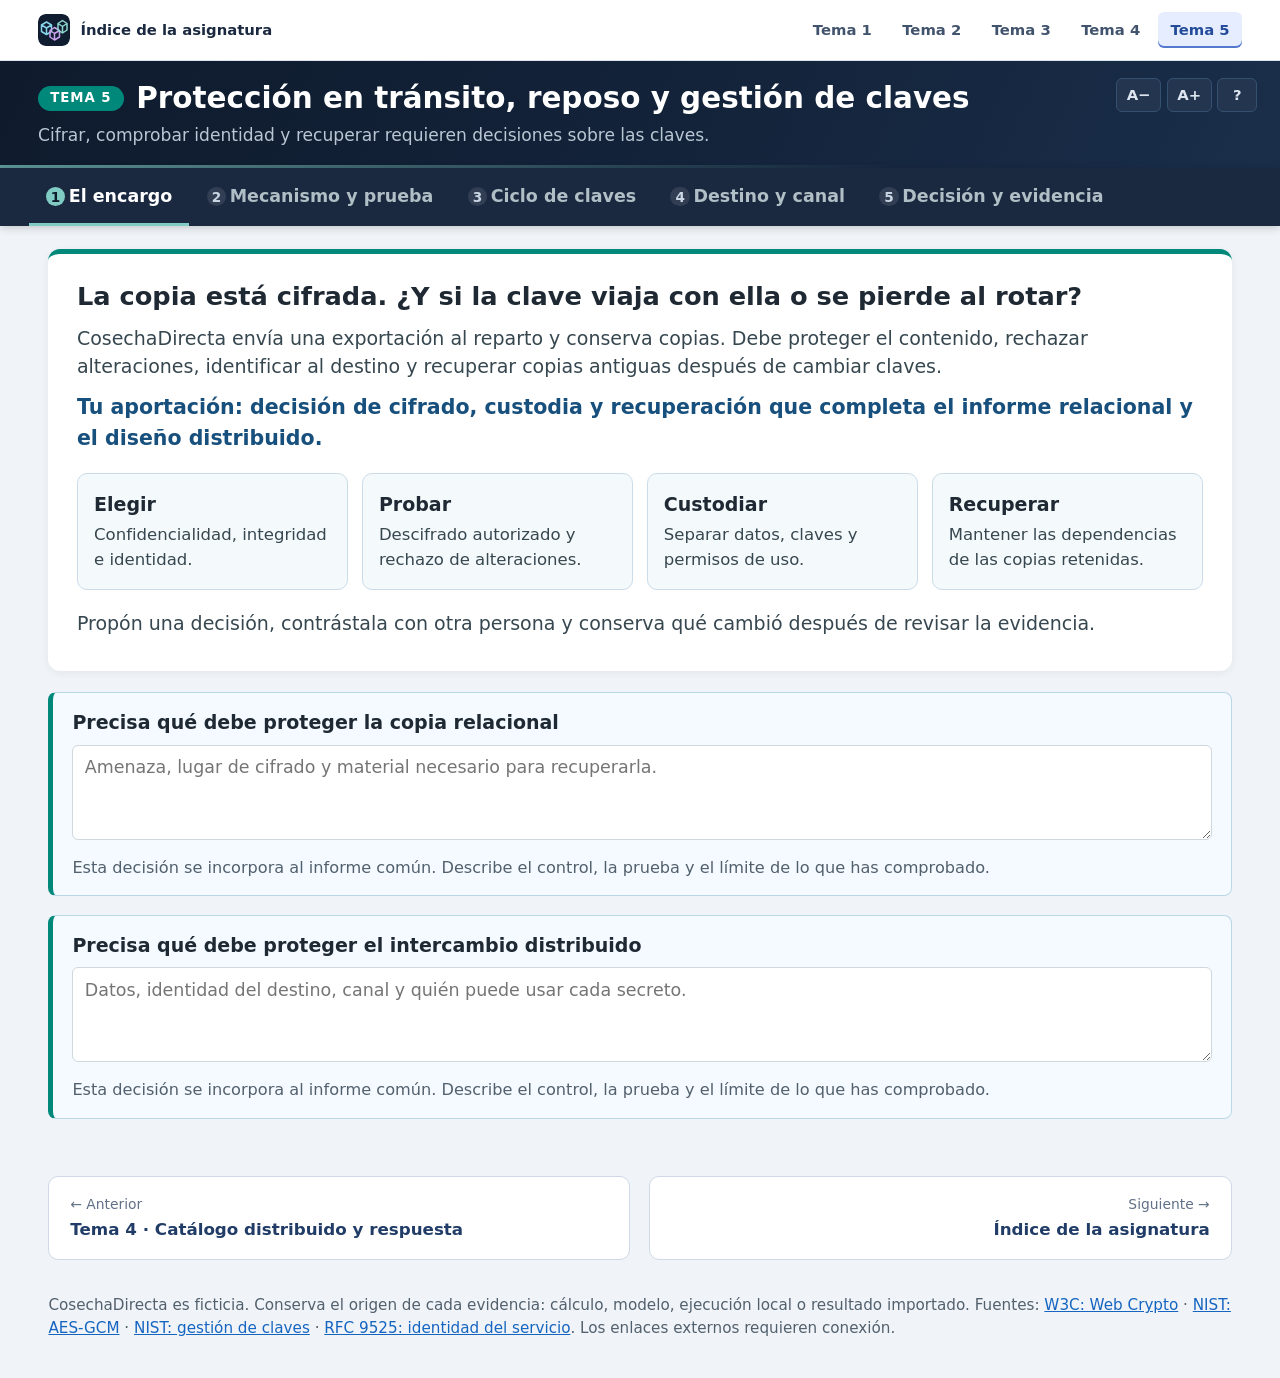
<file: 05_criptografia.html>
<!DOCTYPE html>
<html lang="es-ES"><head><meta charset="UTF-8"><meta name="viewport" content="width=device-width,initial-scale=1"><meta name="description" content="Cifrar, comprobar identidad y recuperar requieren decisiones sobre las claves."><title>Tema 5 · Protección en tránsito, reposo y gestión de claves · CosechaDirecta</title><link rel="icon" href="comun/icono.svg" type="image/svg+xml"><link rel="stylesheet" href="comun/clase.css"><link rel="stylesheet" href="comun/problemas345.css"></head>
<body data-tema="5"><header class="header"><h1><span class="num">TEMA 5</span>Protección en tránsito, reposo y gestión de claves</h1><p>Cifrar, comprobar identidad y recuperar requieren decisiones sobre las claves.</p></header>
<nav class="tabs" role="tablist" aria-label="Problema y evidencias del tema 5"><button class="tab" role="tab" id="t-caso" aria-controls="p-caso" aria-selected="true"><span class="tab-n">1</span>El encargo</button>
<button class="tab" role="tab" id="t-mecanismos" aria-controls="p-mecanismos" aria-selected="false"><span class="tab-n">2</span>Mecanismo y prueba</button>
<button class="tab" role="tab" id="t-claves" aria-controls="p-claves" aria-selected="false"><span class="tab-n">3</span>Ciclo de claves</button>
<button class="tab" role="tab" id="t-identidad" aria-controls="p-identidad" aria-selected="false"><span class="tab-n">4</span>Destino y canal</button>
<button class="tab" role="tab" id="t-evidencia" aria-controls="p-evidencia" aria-selected="false"><span class="tab-n">5</span>Decisión y evidencia</button></nav>
<noscript><style>.panel{display:block!important}</style><p>Las explicaciones se pueden leer seguidas. Los modelos y el informe editable necesitan JavaScript.</p></noscript>
<main class="content"><section class="panel active" id="p-caso" role="tabpanel" aria-labelledby="t-caso">
<article class="card encargo"><h2>La copia está cifrada. ¿Y si la clave viaja con ella o se pierde al rotar?</h2>
<p>CosechaDirecta envía una exportación al reparto y conserva copias. Debe proteger el contenido, rechazar alteraciones, identificar al destino y recuperar copias antiguas después de cambiar claves.</p><p class="resultado">Tu aportación: decisión de cifrado, custodia y recuperación que completa el informe relacional y el diseño distribuido.</p><div class="ruta-problema"><div><b>Elegir</b><p>Confidencialidad, integridad e identidad.</p></div><div><b>Probar</b><p>Descifrado autorizado y rechazo de alteraciones.</p></div><div><b>Custodiar</b><p>Separar datos, claves y permisos de uso.</p></div><div><b>Recuperar</b><p>Mantener las dependencias de las copias retenidas.</p></div></div><p>Propón una decisión, contrástala con otra persona y conserva qué cambió después de revisar la evidencia.</p>
</article><div class="aportacion"><label for="pf-e1.objetivo-cripto">Precisa qué debe proteger la copia relacional</label><textarea id="pf-e1.objetivo-cripto" data-portfolio="e1.objetivo-cripto" placeholder="Amenaza, lugar de cifrado y material necesario para recuperarla."></textarea><p class="small">Esta decisión se incorpora al informe común. Describe el control, la prueba y el límite de lo que has comprobado.</p></div><div class="aportacion"><label for="pf-e2.objetivo-cripto">Precisa qué debe proteger el intercambio distribuido</label><textarea id="pf-e2.objetivo-cripto" data-portfolio="e2.objetivo-cripto" placeholder="Datos, identidad del destino, canal y quién puede usar cada secreto."></textarea><p class="small">Esta decisión se incorpora al informe común. Describe el control, la prueba y el límite de lo que has comprobado.</p></div>
</section>
<section class="panel " id="p-mecanismos" role="tabpanel" aria-labelledby="t-mecanismos">
<article class="card "><h2>Una propiedad, un mecanismo y una prueba</h2>
<table class="t"><thead><tr><th scope="col">Necesidad</th><th scope="col">Mecanismo</th><th scope="col">Prueba útil</th></tr></thead><tbody><tr><td>Ocultar el contenido y detectar cambios</td><td>Cifrado autenticado, por ejemplo AES-GCM</td><td>Ida y vuelta autorizada; alteración y clave ajena rechazadas</td></tr><tr><td>Comparar contenido</td><td>Hash</td><td>Cambio de contenido cambia la huella; no acredita por sí solo autoría</td></tr><tr><td>Autenticar con secreto compartido</td><td>HMAC</td><td>Verificación con la clave adecuada; ambos extremos comparten secreto</td></tr><tr><td>Verificar una firma</td><td>Firma asimétrica y confianza en la clave pública</td><td>Documento y firma válidos; modificación rechazada</td></tr><tr><td>Proteger la conexión al destino</td><td>TLS y validación de identidad</td><td>Cadena de confianza, nombre esperado y política del canal</td></tr></tbody></table><p>En este problema ejecutamos la prueba de cifrado autenticado. La firma y la identidad del canal se justifican según quién recibe el documento; no se confunden con el hash del archivo.</p>
</article><article class="card "><h2>Cifrar, recuperar y provocar dos fallos</h2>
<p>La prueba usa un texto ficticio, una clave efímera no exportable y un nonce aleatorio de 12 bytes. Las claves no se guardan en el portfolio.</p><div class="row"><button class="btn" id="c-ejecutar" type="button">Ejecutar AES-GCM en este navegador</button><button class="btn" id="c-guardar" type="button" disabled>Conservar resultado local</button></div><pre class="term" id="c-resultado" role="status" aria-live="polite">Prueba sin ejecutar.</pre><p class="small">Usa Web Crypto si está disponible. Es una ejecución criptográfica local; no activa TDE, no configura TLS ni comprueba un KMS.</p>
</article><article class="card "><h2>La clave también forma parte del problema</h2>
<p>La ida y vuelta demuestra que quien dispone de la clave válida puede descifrar. Si un destinatario indebido recibe esa misma clave junto al fichero, el cifrado no le impedirá leerlo. La custodia y los permisos de uso son parte de la decisión.</p>
</article><div class="aportacion"><label for="pf-e1.prueba-cripto">Interpreta la prueba y su límite</label><textarea id="pf-e1.prueba-cripto" data-portfolio="e1.prueba-cripto" placeholder="¿Qué demuestran la ida y vuelta, la alteración y la clave ajena? ¿Qué sigue sin comprobarse en la base real?"></textarea><p class="small">Esta decisión se incorpora al informe común. Describe el control, la prueba y el límite de lo que has comprobado.</p></div>
</section>
<section class="panel " id="p-claves" role="tabpanel" aria-labelledby="t-claves">
<article class="card "><h2>Rotar no transforma automáticamente las copias</h2>
<div class="row"><label>Decisión <select id="c-fase"><option value="nueva">K2 para nuevas copias; K1 custodiada</option><option value="destruida">Destruir K1 sin migrar copias</option><option value="migrada">Migrar y verificar antes de retirar K1</option></select></label><button class="btn" id="c-ciclo-ver" type="button">Comprobar la dependencia</button></div><div id="c-ciclo"></div><button class="btn" id="c-ciclo-guardar" type="button">Incorporar decisión de claves</button><p class="small">Modelo de dependencias. No ejecuta una rotación ni recifra copias.</p>
</article><article class="card "><h2>Custodia, permisos y compromiso</h2>
<p>Un HSM protege material y operaciones criptográficas; un KMS administra el uso de claves; una bóveda gestiona secretos según sus capacidades. En cifrado de sobre, la clave que cifra datos se protege con otra clave. Rotar, reenvolver, recifrar y revocar son operaciones distintas.</p><p>Si K1 está comprometida, conservarla para recuperación no resuelve la confidencialidad: hay que evaluar exposición, migración de las copias y revocación según la arquitectura. No reutilices un nonce con la misma clave AES-GCM.</p>
</article><div class="aportacion"><label for="pf-e1.custodia">Inventario mínimo de claves de las copias</label><textarea id="pf-e1.custodia" data-portfolio="e1.custodia" placeholder="Identificador y versión, custodio, permisos de uso, copias dependientes y prueba antes de retirar una clave. No pegues valores secretos."></textarea><p class="small">Esta decisión se incorpora al informe común. Describe el control, la prueba y el límite de lo que has comprobado.</p></div><div class="aportacion"><label for="pf-e2.custodia">Separa secretos e identidades del catálogo</label><textarea id="pf-e2.custodia" data-portfolio="e2.custodia" placeholder="Cliente, miembros, clave de cifrado y certificado: quién los usa y cómo se revocan sin confundir sus funciones."></textarea><p class="small">Esta decisión se incorpora al informe común. Describe el control, la prueba y el límite de lo que has comprobado.</p></div>
</section>
<section class="panel " id="p-identidad" role="tabpanel" aria-labelledby="t-identidad">
<article class="card "><h2>¿A quién estás enviando la exportación?</h2>
<p>Una clave pública permite verificar una firma si se confía en su asociación con la identidad esperada. Un certificado ayuda a establecer esa asociación bajo una cadena de confianza. El canal TLS debe validar la identidad del servicio, incluido el nombre esperado; cifrar hacia un destino equivocado no resuelve el problema.</p><div class="ruta-problema"><div><b>Destino esperado</b><p>Nombre e identidad del receptor.</p></div><div><b>Confianza</b><p>Emisor y cadena aceptados.</p></div><div><b>Canal</b><p>Protección de la comunicación.</p></div><div><b>Permiso</b><p>Solo el receptor autorizado accede al dato.</p></div></div>
</article><div class="aportacion"><label for="pf-e2.identidad">Define una comprobación de identidad del destino</label><textarea id="pf-e2.identidad" data-portfolio="e2.identidad" placeholder="Qué nombre, cadena y permisos validarías; qué conexión o receptor debe ser rechazado."></textarea><p class="small">Esta decisión se incorpora al informe común. Describe el control, la prueba y el límite de lo que has comprobado.</p></div>
</section>
<section class="panel " id="p-evidencia" role="tabpanel" aria-labelledby="t-evidencia">
<article class="card "><h2>Revisión antes de dar por protegida la información</h2>
<p>Una persona defiende el mecanismo y la custodia; otra revisa alteración, identidad del receptor y recuperación de una copia antigua. Conservad la prueba que faltaba y el cambio de decisión.</p>
</article><div class="aportacion"><label for="pf-e1.revision-cripto">Añade la revisión al informe relacional</label><textarea id="pf-e1.revision-cripto" data-portfolio="e1.revision-cripto" placeholder="Objeción sobre las claves o la restauración; prueba añadida y limitación pendiente."></textarea><p class="small">Esta decisión se incorpora al informe común. Describe el control, la prueba y el límite de lo que has comprobado.</p></div><div class="aportacion"><label for="pf-e2.revision-cripto">Añade la revisión al diseño distribuido</label><textarea id="pf-e2.revision-cripto" data-portfolio="e2.revision-cripto" placeholder="Objeción sobre identidad, secreto o canal; cambio de la propuesta y prueba de rechazo."></textarea><p class="small">Esta decisión se incorpora al informe común. Describe el control, la prueba y el límite de lo que has comprobado.</p></div><article class="card "><h2>Continuar y conservar las dos experiencias</h2>
<p>Las aportaciones de los temas 3, 4 y 5 se reúnen en un mismo informe. Exporta el JSON para continuarlo en otro navegador o cuando el guardado local no esté disponible. No introduzcas secretos ni datos personales reales.</p><div class="portfolio-exportar"><button type="button" class="btn" data-exportar-portfolio="md">Descargar informe Markdown</button><button type="button" class="btn" data-exportar-portfolio="json">Guardar portfolio JSON</button><label class="btn">Continuar desde JSON <input class="entrada-archivo" type="file" accept=".json,application/json" data-importar-portfolio></label></div><p class="portfolio-aviso" data-portfolio-aviso role="status" aria-live="polite"></p><pre class="vista-portfolio" data-portfolio-vista></pre>
</article>
</section></main>
<footer>CosechaDirecta es ficticia. Conserva el origen de cada evidencia: cálculo, modelo, ejecución local o resultado importado. Fuentes: <a href="https://www.w3.org/TR/webcrypto/">W3C: Web Crypto</a> · <a href="https://csrc.nist.gov/pubs/sp/800/38/d/final">NIST: AES-GCM</a> · <a href="https://csrc.nist.gov/pubs/sp/800/57/pt1/r5/final">NIST: gestión de claves</a> · <a href="https://www.rfc-editor.org/rfc/rfc9525.html">RFC 9525: identidad del servicio</a>. Los enlaces externos requieren conexión.</footer>
<script src="comun/clase.js"></script><script src="comun/portfolio.js"></script><script src="05_criptografia_lib.js"></script><script src="comun/problemas345.js"></script></body></html>
</file>
<file: comun/portada.css>
:root { color-scheme: light; --fondo:#f6f8fc; --tinta:#19293e; --secundario:#526078; --azul:#1762a0; --linea:#dce3ed; --oscuro:#101c30; }
* { box-sizing:border-box; }
html { scroll-behavior:smooth; scroll-padding-top:1.5rem; }
body { margin:0; font-family:Arial, Helvetica, sans-serif; color:var(--tinta); background:var(--fondo); line-height:1.55; }
a { color:inherit; text-underline-offset:4px; }
button, a, summary { -webkit-tap-highlight-color:transparent; }
:focus-visible { outline:3px solid #b273df; outline-offset:5px; }
img, svg { max-width:100%; }
.saltar { position:absolute; top:0; left:1rem; transform:translateY(-150%); background:#fff; color:var(--oscuro); padding:.7rem 1rem; z-index:5; }
.saltar:focus { transform:none; }
.cabecera { padding:1.15rem max(2rem, calc((100% - 1240px)/2)); display:flex; align-items:center; justify-content:space-between; gap:1.5rem; background:var(--oscuro); color:#dbe5f5; border-bottom:1px solid #2a374c; }
.marca { display:flex; gap:.75rem; align-items:center; font-size:.85rem; font-weight:700; }
.separador { margin:0 .5rem; color:#8294ac; }
.cabecera nav { display:flex; gap:1.7rem; font-size:.85rem; }
.cabecera nav a { text-decoration:none; padding:.35rem 0; }
.cabecera nav a:hover { color:#cda6ef; }
.hero { display:grid; grid-template-columns:1.1fr 1fr; align-items:center; gap:3.5rem; padding:4rem max(2rem, calc((100% - 1240px)/2)) 4.5rem; background:var(--oscuro); color:#fff; }
.eyebrow { font-size:.75rem; font-weight:700; text-transform:uppercase; letter-spacing:.13em; color:var(--azul); margin:0 0 .8rem; }
.hero .eyebrow { color:#b7c8e3; }
h1 { font-size:clamp(2.8rem,4.5vw,4.1rem); font-weight:700; line-height:1.06; letter-spacing:-.045em; margin:0 0 1.4rem; }
h1 span { color:#ceabed; }
.entradilla { font-size:1.26rem; line-height:1.45; margin:0 0 1rem; color:#edf3ff; }
.intro { color:#b7c5da; max-width:30rem; font-size:.98rem; }
.acciones { display:flex; align-items:center; flex-wrap:wrap; gap:1rem 1.5rem; margin:1.8rem 0 1.25rem; }
.boton { background:#d2b4ee; color:#201230; padding:.85rem 1.2rem; text-decoration:none; font-weight:700; font-size:.93rem; border-radius:5px; display:inline-flex; gap:1.2rem; }
.boton:hover { background:#e1c9f7; }
.enlace-claro { font-size:.9rem; text-decoration:none; padding:.7rem 0; }
.enlace-claro span { margin-left:.5rem; }
.hero-nota { font-size:.75rem; color:#aabbd2; display:flex; flex-wrap:wrap; gap:.5rem; }
.cadena { margin:0; border:1px solid #3a4760; border-radius:10px; padding:1.2rem 1.25rem; background:#142137; }
.cadena-cab { display:flex; align-items:center; gap:.55rem; font-size:.78rem; color:#dce6f5; }
.punto { display:block; width:7px; height:7px; background:#b7dfe7; border-radius:50%; }
.mono { font-family:monospace; margin-left:auto; color:#aebfd5; }
.cadena svg { display:block; width:100%; margin:.5rem 0; }
.cadena figcaption { border-top:1px solid #34435b; padding-top:1rem; font-size:.82rem; color:#acbdd4; }
.cadena figcaption strong { color:#e2eaf7; }
.zona { max-width:1304px; margin:0 auto; padding:3.8rem 2rem; }
.titulo-seccion { display:flex; justify-content:space-between; gap:2rem; align-items:flex-end; margin-bottom:1.8rem; }
h2 { font-size:clamp(1.7rem,2.4vw,2.25rem); line-height:1.2; letter-spacing:-.03em; margin:0; }
.titulo-seccion > p { font-size:.9rem; color:var(--secundario); margin:0; }
.temas { display:grid; grid-template-columns:repeat(2,minmax(0,1fr)); gap:1.5rem; }
.tema { display:flex; flex-direction:column; background:#fff; padding:1.6rem 1.8rem 0; border:1px solid var(--linea); border-top:3px solid #267ab1; border-radius:7px; }
.tema-dos { border-top-color:#00897b; }
.tema-cinco { border-top-color:#00897b; }
.experiencia { padding:1.5rem; border:1px solid #cedde8; border-left:5px solid #1787ad; border-radius:12px; background:#f5fbfe; color:#1c3d54; }
.experiencia h3 { font-size:1.2rem; line-height:1.3; margin-bottom:.7rem; }
.experiencia p { margin:.6rem 0; line-height:1.6; }
.portfolio-nota { margin-top:1.3rem; line-height:1.7; color:#435b70; max-width:68rem; }
.tema-arriba { display:flex; justify-content:space-between; align-items:center; margin-bottom:1rem; }
.numero { font-size:2.6rem; letter-spacing:-.06em; line-height:1; color:#215d91; }
.tema-dos .numero { color:#087b71; }
.disponible { font-size:.7rem; color:#25654f; background:#edf7f1; border-radius:4px; padding:.25rem .6rem; }
.tema-etiqueta { font-size:.71rem; font-weight:700; text-transform:uppercase; letter-spacing:.07em; color:var(--secundario); margin:0 0 .6rem; }
.tema h3 { font-size:1.5rem; letter-spacing:-.02em; line-height:1.28; margin:0 0 .8rem; }
.tema h3 a { text-decoration:none; }
.tema h3 a:hover { text-decoration:underline; }
.tema > p:not(.tema-etiqueta) { color:var(--secundario); font-size:.93rem; margin:0 0 1.3rem; }
.apartados { padding:0; list-style:none; margin:0 0 1.5rem; }
.apartados li { border-top:1px solid #e8edf4; }
.apartados a { display:flex; align-items:center; gap:.8rem; padding:.65rem .2rem; text-decoration:none; font-size:.88rem; min-height:44px; }
.apartados a span:first-child { color:#6b7c92; font-size:.72rem; font-family:monospace; }
.apartados a span:last-child { margin-left:auto; color:#566d8c; }
.apartados a:hover { background:#f0f5fb; }
.abrir { display:flex; justify-content:space-between; padding:1rem 0; margin-top:auto; border-top:1px solid var(--linea); text-decoration:none; font-size:.9rem; font-weight:700; color:#175a90; }
.abrir:hover { text-decoration:underline; }
.recorrido { background:#eaf0f6; border-block:1px solid #dce4ed; }
.bloques { padding:0; list-style:none; display:grid; grid-template-columns:repeat(4,minmax(0,1fr)); gap:1.6rem; margin:2rem 0 0; }
.bloques li { display:flex; flex-direction:column; border-top:3px solid #1e88e5; padding-top:1rem; }
.bloques .cripto { border-color:#00897b; }
.bloques .blockchain { border-color:#8e24aa; }
.bloques .bigdata { border-color:#d96800; }
.rango { font-size:.72rem; font-weight:700; text-transform:uppercase; letter-spacing:.07em; color:#596b80; }
.bloques h3 { font-size:1.05rem; margin:.5rem 0; }
.bloques p { font-size:.85rem; color:var(--secundario); margin:0 0 1rem; }
.situacion { margin-top:auto; color:#4f6077; font-size:.73rem; }
.uso { display:grid; grid-template-columns:1fr 1.2fr; gap:4rem; }
.uso > div > p:not(.eyebrow) { color:var(--secundario); max-width:28rem; font-size:.95rem; }
details { border-bottom:1px solid var(--linea); padding:1rem 0; }
details:first-child { border-top:1px solid var(--linea); }
summary { font-weight:700; font-size:.93rem; cursor:pointer; padding:.15rem 0; }
details p { color:var(--secundario); font-size:.87rem; margin:.8rem 0 .3rem; }
kbd { border:1px solid #c6d1de; border-bottom-width:2px; padding:.05rem .3rem; border-radius:3px; background:#fff; }
.pie { max-width:1240px; margin:0 auto; padding:1.7rem 0 2rem; border-top:1px solid var(--linea); display:flex; flex-wrap:wrap; gap:.7rem 1.5rem; font-size:.75rem; color:#58687c; }
.pie a { margin-left:auto; }
@media (max-width:1050px) { .hero { gap:2rem; } .cabecera nav { gap:1rem; } .bloques { grid-template-columns:repeat(2,minmax(0,1fr)); } .pie { margin-inline:2rem; } }
@media (max-width:760px) { .cabecera { padding:1rem 1.2rem; flex-wrap:wrap; gap:.8rem; } .cabecera nav { flex-wrap:wrap; font-size:.8rem; gap:1.3rem; } .hero { grid-template-columns:1fr; padding:2.3rem 1.2rem; gap:2rem; } h1 { font-size:clamp(2.6rem,8vw,3.6rem); } .cadena { max-width:32rem; } .cadena svg { max-height:320px; } .zona { padding:2.5rem 1.2rem; } .titulo-seccion { display:block; } .titulo-seccion > p { margin-top:1rem; } .temas { grid-template-columns:1fr; } .tema { padding:1.3rem 1.3rem 0; } .uso { grid-template-columns:1fr; gap:1.3rem; } .pie { margin-inline:1.2rem; flex-direction:column; } .pie a { margin-left:0; } }
@media (max-width:410px) { .bloques { grid-template-columns:1fr; } .marca { font-size:.78rem; } .cadena-cab .mono { display:none; } }
@media (prefers-reduced-motion:reduce) { html { scroll-behavior:auto; } }
@media print { .cabecera nav,.acciones,.saltar,.pie a { display:none; } .hero { background:white; color:#19293e; padding:1rem; } .hero p,.hero .eyebrow,h1 span { color:#19293e; } h1 { font-size:2.2rem; } .cadena { display:none; } .hero { display:block; } .zona { padding:1.4rem 0; } .tema { break-inside:avoid; } }
</file>
<file: comun/clase.css>
/* Demos de Seguridad en Bases de Datos, Blockchain y Big Data · estilo común para proyectar en clase.
   Base de la página + capa «modo clase» (letra escalable, pestañas fijas, pasos, ocultar soluciones). */
:root {
  --escala: 1;
  --ink: #1F2933; --ink2: #52606D; --muted: #7A848E; --line: #E4E7EB; --soft: #F5F7FA;
  --dark: #0F1B2D; --unir: #0098CD;
  --bd: #1E88E5; --cripto: #00897B; --block: #8E24AA; --bigd: #F57C00; --repaso: #9AA5B1;
  --bd-l: #E3F2FD; --cripto-l: #E0F2F1; --block-l: #F3E5F5; --bigd-l: #FFF3E0;
  --ok: #2E7D32; --ok-l: #E8F5E9; --bad: #C62828; --bad-l: #FFEBEE; --warn: #8D6E00; --warn-l: #FFF8E1;
  --term: #1F2933; --term-fg: #E4E7EB; --term-cmd: #8FD1FF; --term-err: #FFA8A8; --term-ok: #9BE0A8;
  --acento: #1E88E5; --acento-tab: #64B5F6;
}
* { box-sizing: border-box; margin: 0; padding: 0; }
html { font-size: calc(19px * var(--escala)); }
body { font-family: system-ui, -apple-system, "Segoe UI", Roboto, Arial, sans-serif; background: #F0F4F8; color: var(--ink); line-height: 1.5; }
a { color: #1565C0; }
button:focus-visible, a:focus-visible, select:focus-visible, textarea:focus-visible, input:focus-visible, [tabindex]:focus-visible { outline: 3px solid #1565C0; outline-offset: 3px; }

/* Recorrido de la asignatura: índice, temas y continuidad al terminar. */
.saltar-contenido { position: fixed; left: 1rem; top: -8rem; z-index: 100; padding: .7rem 1rem; background: #fff; color: #123D73; border-radius: 8px; font-weight: 700; }
.saltar-contenido:focus { top: .7rem; }
.curso-nav { display: flex; justify-content: space-between; align-items: center; gap: .5rem 1rem; padding: .65rem 2rem; background: #fff; border-bottom: 1px solid #DCE4EE; font-size: .78rem; }
.curso-inicio { display: inline-flex; align-items: center; gap: .55rem; color: #1A2940; font-weight: 750; text-decoration: none; }
.curso-inicio img { flex: none; border-radius: 8px; }
.curso-temas { display: flex; flex-wrap: wrap; min-width: 0; gap: .3rem; }
.curso-temas a { padding: .35rem .65rem; border-radius: 6px; font-weight: 650; color: #42546D; text-decoration: none; white-space: nowrap; }
.curso-temas a:hover { background: #EDF3FA; }
.curso-temas a[aria-current="page"] { background: #E6EDFF; color: #244C9A; box-shadow: inset 0 -2px #5479CE; }
.curso-secuencia { display: grid; grid-template-columns: repeat(2, minmax(0, 1fr)); gap: 1rem; max-width: min(96vw, 1680px); margin: 0 auto 1.8rem; padding: 0 1.2rem; }
.curso-secuencia a { display: flex; flex-direction: column; gap: .2rem; padding: .9rem 1.1rem; border: 1px solid #CED8E7; border-radius: 10px; background: #fff; color: #213D67; text-decoration: none; }
.curso-secuencia a:hover { border-color: #677DCC; background: #F6F7FF; }
.curso-secuencia span { font-size: .73rem; color: #607086; }
.curso-secuencia strong { font-size: .88rem; line-height: 1.4; }
.curso-secuencia .curso-siguiente { text-align: right; }

/* Cabecera */
.header { position: relative; padding: 1rem 13rem 1.05rem 2rem; background: linear-gradient(115deg, #0F1B2D 0%, #13233A 55%, #1A2E4A 100%); color: #fff; }
.header::after { content: ""; position: absolute; left: 0; right: 0; bottom: 0; height: 3px; background: linear-gradient(90deg, var(--acento-tab), transparent 70%); opacity: .7; }
.header h1 { display: flex; align-items: center; flex-wrap: wrap; gap: .25rem .65rem; font-size: 1.55rem; line-height: 1.25; margin-bottom: .3rem; }
.header .num { display: inline-block; background: var(--acento); color: #fff; font-size: .7rem; font-weight: 800; letter-spacing: .07em; padding: .2rem .65rem; border-radius: 999px; }
.header p { color: #B9C6D3; font-size: .9rem; max-width: 64rem; }

/* Pestañas */
.tabs { position: sticky; top: 0; z-index: 20; display: flex; flex-wrap: wrap; background: #1A2940; padding: 0 1.5rem; box-shadow: 0 2px 8px rgba(0,0,0,.18); }
.tab { background: none; border: none; border-bottom: 3px solid transparent; color: #B0BEC5; padding: .75rem .9rem; font: inherit; font-weight: 600; font-size: .92rem; cursor: pointer; white-space: nowrap; }
.tab:hover, .tab:focus-visible { color: #fff; }
.tab:focus-visible { outline: 3px solid #90CAF9; outline-offset: -5px; border-radius: 6px; }
.tab[aria-selected="true"] { color: #fff; border-bottom-color: var(--acento-tab); }
.tab .tab-n { display: inline-grid; place-items: center; min-width: 1.45em; height: 1.45em; padding: 0 .3em; margin-right: .25em; border-radius: 999px; background: rgba(255,255,255,.1); color: #C9D6E3; font-size: .78em; font-weight: 800; }
.tab[aria-selected="true"] .tab-n { background: var(--acento-tab); color: #0F1B2D; }

/* Contenido */
.content { max-width: min(96vw, 1680px); margin: 1.2rem auto 3rem; padding: 0 1.2rem; }
.panel { display: none; }
.panel.active { display: block; }
.card { background: #fff; border-radius: 12px; padding: 1.2rem 1.5rem; margin-bottom: 1.1rem; box-shadow: 0 2px 8px rgba(0,0,0,.06); scroll-margin-top: 4rem; }
.card h2 { font-size: 1.35rem; margin-bottom: .45rem; }
.card h3 { font-size: 1.08rem; margin: .8rem 0 .4rem; }
.card p { color: #37474F; margin-bottom: .6rem; }
.pregunta { font-size: 1.45rem; font-weight: 700; margin: .3rem 0 .7rem; padding: .7rem 1.1rem; background: var(--bd-l); border: 1px solid #90CAF9; border-radius: 10px; }
.meta { display: flex; flex-wrap: wrap; gap: .5rem; margin-bottom: .7rem; align-items: center; }
.tag { display: inline-block; font-size: .76rem; font-weight: 700; padding: .12rem .55rem; border-radius: 999px; background: var(--soft); color: var(--ink2); border: 1px solid var(--line); }
.tag.illus { background: var(--warn-l); color: var(--warn); border-color: #F0D78C; }
.info { background: var(--bd-l); border-left: 4px solid var(--bd); padding: .6rem 1rem; border-radius: 0 8px 8px 0; margin: .7rem 0; color: #0D47A1; }
.warnbox { background: var(--warn-l); border-left: 4px solid var(--warn); padding: .6rem 1rem; border-radius: 0 8px 8px 0; margin: .7rem 0; color: #5D4600; }
.okbox { background: var(--ok-l); border-left: 4px solid var(--ok); padding: .6rem 1rem; border-radius: 0 8px 8px 0; margin: .7rem 0; color: #1B5E20; }
.badbox { background: var(--bad-l); border-left: 4px solid var(--bad); padding: .6rem 1rem; border-radius: 0 8px 8px 0; margin: .7rem 0; color: #8E1B1B; }
.row { display: flex; flex-wrap: wrap; gap: .6rem; align-items: center; margin: .6rem 0; }
.grid2 { display: grid; grid-template-columns: repeat(auto-fit, minmax(min(100%, 30rem), 1fr)); gap: 1rem; align-items: start; }
.grid2 > *, .plazos-grid > *, .row > * { min-width: 0; }
.small { font-size: .85rem; color: var(--ink2); }
.mono, code, textarea.mono { font-family: Menlo, Consolas, "Courier New", monospace; }
.btn { font: inherit; font-weight: 600; font-size: .9rem; padding: .45rem 1rem; border-radius: 6px; border: 1px solid #CFD8DC; background: #fff; color: var(--ink); cursor: pointer; }
.btn:hover { background: var(--soft); }
.chip { font: inherit; font-size: .9rem; padding: .32rem .9rem; border-radius: 999px; border: 1px solid #CFD8DC; background: #fff; cursor: pointer; color: var(--ink); }
.chip[aria-pressed="true"] { background: var(--dark); color: #fff; border-color: var(--dark); }
textarea, input[type="text"], input[type="datetime-local"], select { font: inherit; padding: .45rem .6rem; border: 1px solid #CFD8DC; border-radius: 6px; background: #fff; color: var(--ink); max-width: 100%; }
textarea { width: 100%; resize: vertical; }
label.check { display: flex; gap: .55rem; align-items: flex-start; margin: .35rem 0; cursor: pointer; }
label.check input { width: 1.1rem; height: 1.1rem; margin-top: .2rem; flex: none; }

/* Tablas */
.tabla-scroll { width: 100%; max-width: 100%; overflow-x: auto; margin: .35rem 0; overscroll-behavior-x: contain; scrollbar-color: #8092AD #EDF1F7; }
table.t { border-collapse: collapse; width: 100%; font-size: .95rem; }
table.t th, table.t td { text-align: left; padding: .45rem .6rem; border-bottom: 1px solid var(--line); vertical-align: top; }
table.t th { background: var(--soft); color: var(--ink2); font-size: .82rem; text-transform: uppercase; letter-spacing: .03em; }
table.t tr.sel td { background: #FFFDE7; }
table.t tr.alerta td { background: var(--bad-l); }
table.t td.c, table.t th.c { text-align: center; }

/* Terminal y resultados */
.term { background: var(--term); color: var(--term-fg); border-radius: 10px; padding: .8rem 1rem; font-family: Menlo, Consolas, "Courier New", monospace; font-size: 1rem; overflow-x: auto; white-space: pre-wrap; word-break: break-word; }
.term .cmd { color: var(--term-cmd); }
.term .err { color: var(--term-err); }
.term .ok { color: var(--term-ok); }
.term mark { background: #FFD54F; color: #1F2933; border-radius: 3px; padding: 0 .1rem; }
.oculto { filter: blur(9px); user-select: none; pointer-events: none; }

/* Estados con texto (nunca solo color) */
.est { display: inline-block; font-weight: 800; font-size: .82rem; padding: .1rem .55rem; border-radius: 999px; }
.est.ok { background: var(--ok-l); color: var(--ok); }
.est.bad { background: var(--bad-l); color: var(--bad); }
.est.warn { background: var(--warn-l); color: var(--warn); }
.est.na { background: var(--soft); color: var(--ink2); }

/* Controles del profesor */
.clase-ctrl { position: absolute; top: .9rem; right: 1.2rem; display: flex; gap: .3rem; align-items: center; z-index: 2; }
.clase-ctrl button { font: inherit; font-size: .78rem; font-weight: 700; min-width: 2.1rem; padding: .25rem .5rem; border-radius: 6px; border: 1px solid #34506F; background: #24364F; color: #DDE6F0; cursor: pointer; }
.clase-ctrl button:hover, .clase-ctrl button:focus-visible { background: #34506F; }
.clase-ctrl button:focus-visible { outline-color: #90CAF9; }
.clase-ayuda { position: absolute; top: 3.2rem; right: 1.2rem; z-index: 30; background: #fff; color: #1F2933; border-radius: 10px; box-shadow: 0 6px 24px rgba(0,0,0,.25); padding: .9rem 1.1rem; font-size: .82rem; width: 28rem; max-width: calc(100vw - 2.4rem); max-height: 70vh; overflow-y: auto; }
.clase-ayuda[hidden] { display: none; }
.clase-ayuda kbd { font-family: Menlo, Consolas, monospace; background: #F5F7FA; border: 1px solid #CFD8DC; border-bottom-width: 2px; border-radius: 4px; padding: 0 .3rem; font-size: .78rem; }
.clase-ayuda dl { display: grid; grid-template-columns: auto 1fr; gap: .3rem .7rem; margin-top: .4rem; }
.clase-ayuda dt { white-space: nowrap; }
.meta:not(.abierta) > .tag:not(.illus) { display: none; }
.meta .fuentes-btn { font: inherit; font-size: .72rem; font-weight: 800; font-style: italic; width: 1.45rem; height: 1.45rem; border-radius: 50%; border: 1px solid #CFD8DC; background: #fff; color: #52606D; cursor: pointer; line-height: 1; }
.meta .fuentes-btn:hover, .meta.abierta .fuentes-btn { background: #52606D; color: #fff; }
.pasos-ctrl { display: inline-flex; gap: .5rem; align-items: center; margin: .5rem 0; flex-wrap: wrap; }
.pasos-ctrl button { font: inherit; font-weight: 700; font-size: .9rem; padding: .4rem .9rem; border-radius: 6px; border: 1px solid #CFD8DC; background: #fff; color: #1F2933; cursor: pointer; }
.pasos-ctrl button:hover:not(:disabled) { background: #F5F7FA; }
.pasos-ctrl button:disabled { opacity: .35; cursor: default; }
.pasos-ctrl .pasos-ind { font-weight: 700; color: #52606D; min-width: 4.5rem; text-align: center; }
.btn-pregunta { font: inherit; font-weight: 700; font-size: .85rem; padding: .4rem .9rem; border-radius: 999px; border: 1px dashed #8D6E00; background: #FFF8E1; color: #6B5300; cursor: pointer; }
.btn-pregunta[aria-pressed="true"] { border-style: solid; background: #8D6E00; color: #fff; }
@media (prefers-reduced-motion: no-preference) {
  .panel.active { animation: clase-aparecer .25s ease-out; }
  @keyframes clase-aparecer { from { opacity: 0; transform: translateY(4px); } to { opacity: 1; transform: none; } }
  .anima { transition: transform .5s ease, opacity .4s ease, fill .3s ease, background-color .3s ease; }
}
footer { max-width: min(96vw, 1680px); margin: 0 auto 2rem; padding: 0 1.2rem; font-size: .8rem; color: var(--ink2); }
@media (max-width: 900px) { .header { padding-right: 1.2rem; } .clase-ctrl { position: static; margin-top: .6rem; } }
@media (max-width: 700px) {
  .curso-nav { padding: .55rem .9rem; flex-wrap: wrap; }
  .curso-inicio { font-size: .76rem; }
  .curso-temas { margin-left: auto; }
  .header { padding: 1rem; }
  .header h1 { font-size: 1.35rem; }
  .header p { font-size: .85rem; }
  .tabs { flex-wrap: nowrap; overflow-x: auto; padding: 0 .45rem; scrollbar-color: #778BA8 #1A2940; }
  .tab { flex-shrink: 0; padding: .75rem .65rem; font-size: .82rem; }
  .content { max-width: 100%; padding: 0 .7rem; margin-top: .8rem; }
  .card { padding: .9rem; }
  .card h2 { font-size: 1.15rem; }
  .pregunta { font-size: 1.15rem; padding: .6rem .7rem; }
  .content .form-dir, .content .criterio, .content .ficha, .content .cadena { grid-template-columns: minmax(0, 1fr); }
  .content .criterio { gap: .3rem; padding: .6rem 0; }
  .content .ficha dd, .content .cadena dd { margin-bottom: .45rem; }
  .content .traza { grid-template-columns: minmax(0, 1.2fr) minmax(0, .85fr) minmax(0, 1.7fr); gap: .4rem; font-size: .8rem; overflow-wrap: anywhere; }
  .content .alerta-caja { overflow-wrap: anywhere; }
  .tabla-scroll table.t { min-width: 36rem; font-size: .85rem; }
  .clase-ayuda { top: auto; right: .7rem; margin-top: .4rem; max-width: calc(100vw - 1.4rem); }
  .clase-ayuda dl { grid-template-columns: 1fr; gap: .2rem; }
  .clase-ayuda dd { margin-bottom: .45rem; }
  .curso-secuencia { padding: 0 .7rem; max-width: 100%; gap: .6rem; }
  .curso-secuencia a { padding: .75rem; }
  footer { max-width: 100%; padding: 0 .9rem; overflow-wrap: anywhere; }
}
@media (max-width: 430px) {
  .curso-nav { gap: .5rem; }
  .curso-temas { margin-left: 0; width: 100%; }
  .curso-temas a { flex: 1; text-align: center; }
  .curso-secuencia { grid-template-columns: 1fr; }
  .curso-secuencia .curso-siguiente { text-align: left; }
}
@media print {
  .saltar-contenido, .curso-nav, .curso-secuencia, .clase-ctrl, .clase-ayuda, .pasos-ctrl, .fuentes-btn, .btn-pregunta { display: none !important; }
  .tabs { position: static; }
  .tabla-scroll { overflow: visible; }
  .tabla-scroll table.t { min-width: 0; }
}
</file>
<file: 03_relacionales_docencia.css>
/* Estilo exclusivo del HTML formativo del Tema 3. */
body[data-docencia="relacionales"]{--acento:#007fae;--acento-tab:#80d9ef}
.panel.active{animation:none}.content{max-width:1280px}.card{padding:1.5rem 1.7rem;box-shadow:none;border:1px solid #d9e5ec;border-radius:10px}.card h2{color:#00698f;font-size:1.55rem;line-height:1.22}.card h3{font-size:1.12rem}.card p,.card li{max-width:80ch}.card li{margin:.4rem 0}.card ul,.card ol{padding-left:1.3rem}.intro{font-size:1.15rem;line-height:1.55}.concepto{border-left:4px solid #0098cd;padding:.6rem 1rem;background:#edf8fc;margin:1rem 0}.concepto strong{color:#005e80}.eyebrow{font-size:.78rem;font-weight:800;letter-spacing:.08em;text-transform:uppercase;color:#497286;margin-bottom:.45rem}.dos{display:grid;grid-template-columns:repeat(2,minmax(0,1fr));gap:1.4rem}.dos>*{min-width:0}.scene{border:1px solid #bdd5e1;background:#f4f9fc;padding:1rem 1.2rem;margin:1rem 0;border-radius:8px}.scene-title{font-weight:800;font-size:1.12rem;color:#164963;margin-bottom:.4rem}.flow{display:grid;grid-template-columns:repeat(4,minmax(0,1fr));gap:.8rem;margin:1rem 0}.node{position:relative;border:1px solid #9ebbc9;background:#fff;padding:.9rem .7rem;text-align:center;min-width:0;transition:none}.node strong{display:block;font-size:1rem}.node small{display:block;font-size:.82rem;line-height:1.4;margin-top:.3rem;color:#4f6775}.node:not(:last-child)::after{content:'→';position:absolute;right:-.73rem;top:34%;color:#006e96;font-weight:800;background:#f4f9fc;z-index:1}.node.focus{border:3px solid #0085b5;padding:calc(.9rem - 2px) calc(.7rem - 2px);background:#e2f5fc}.node.bad{border-color:#bb3b3b;background:#fff1f0}.node.good{border-color:#288051;background:#eaf8ed}.step-text{min-height:5rem;font-size:1.08rem}.step-text strong{color:#005e80}.conclusion{font-size:1.08rem;font-weight:650;margin-top:1rem!important}.switches{display:flex;flex-wrap:wrap;gap:.55rem;margin:.8rem 0}.switches button{font:inherit;border:1px solid #a8c0ce;background:white;border-radius:5px;padding:.5rem .8rem;cursor:pointer;text-align:left}.switches button[aria-pressed="true"]{background:#006c94;color:white;border-color:#006c94}.example-label{font-size:.77rem;font-weight:750;letter-spacing:.04em;color:#4b697a;text-transform:uppercase}.code{margin:.65rem 0;padding:.9rem 1rem;background:#122e40;color:#ecf7fd;border-radius:6px;overflow-x:auto;font: .87rem/1.6 Menlo,Consolas,monospace;white-space:pre-wrap;overflow-wrap:anywhere;max-width:100%}.code .input{background:#795321;color:#fff5c9;padding:.05rem .12rem;border-bottom:2px solid #ffd16c}.code .structure{color:#9fdfef}.code .danger{color:#ffd1cd;background:#693733;padding:.05rem .12rem}.rows{display:flex;flex-wrap:wrap;gap:.5rem;margin:.75rem 0}.record{border-left:4px solid #3585a8;padding:.45rem .8rem;background:#fff;box-shadow:0 1px 3px #c3d4de;font-family:Menlo,Consolas,monospace}.result{font-size:1.12rem;font-weight:750;min-height:1.9rem;margin:.5rem 0}.result.bad{color:#ad2424}.result.good{color:#21623a}.pill-explain{display:inline-block;padding:.15rem .5rem;background:#fff3d2;color:#614900;font-size:.84rem}.timeline{display:grid;grid-template-columns:repeat(4,minmax(0,1fr));border-top:5px solid #7bb9cf;margin:2rem 0 1rem;gap:1rem}.timepoint{position:relative;padding:.9rem .4rem}.timepoint:before{content:'';position:absolute;width:15px;height:15px;border-radius:50%;background:#007da5;top:-10px;left:.4rem}.timepoint strong{display:block;font-size:1.25rem;color:#005e80}.timepoint small{display:block;font-size:.84rem}.intervals{display:grid;grid-template-columns:1fr 1fr;gap:1rem}.interval{border-top:3px solid #4a95b5;padding:.8rem;background:#fff}.interval strong{font-size:1.8rem;display:block}.interval span{display:block}.interval.bad{border-color:#b64031}.interval.good{border-color:#397a4f}.table-wrap{overflow:auto;max-width:100%;margin:.7rem 0}.table-wrap table{min-width:620px}.callout{font-size:.9rem;color:#4b6575;border-left:3px solid #a6c7d8;padding:.45rem .8rem;margin:.8rem 0}.teach-details{margin:.9rem 0;padding:.8rem 1rem;border:1px solid #cbdde8;background:#f8fbfd}.teach-details summary{cursor:pointer;font-weight:750}.teach-details[open] summary{margin-bottom:.75rem}.teach-details p{font-size:.94rem}.source-list{font-size:.84rem}.model-grid{display:grid;grid-template-columns:repeat(3,minmax(0,1fr));gap:1rem;margin:1rem 0}.model-grid>div{border-top:3px solid #76b7ce;background:#f4f8fa;padding:1rem}.model-grid h3{margin:0 0 .45rem}.model-grid p{font-size:.94rem}.model-grid .example{font-size:.85rem;color:#496471}.roles-output{border-left:5px solid #007fae;padding:.8rem 1.1rem;background:#eaf6fb}.roles-output h3{margin-top:0}.mini-quote{font-size:1.3rem;line-height:1.45;color:#173e54;padding:.75rem 0}.coverage{font-size:.8rem;color:#54717f}.counterpart{font-size:.9rem;margin:.5rem 0}.closed-case{border-top:5px solid #007fae}.card strong{font-weight:750}.question-check{font-size:1.08rem;font-weight:650;margin:.5rem 0}button{max-width:100%}code{overflow-wrap:anywhere}footer{max-width:1280px;margin:auto;padding:1rem 1.5rem 2rem;font-size:.8rem;color:#526d7c}
@media(max-width:800px){.dos,.intervals,.model-grid{grid-template-columns:1fr}.flow{grid-template-columns:repeat(2,minmax(0,1fr))}.node:nth-child(2)::after{display:none}.timeline{grid-template-columns:repeat(2,minmax(0,1fr));border-top:0;gap:.5rem}.timepoint{border-top:3px solid #7bb9cf}.timepoint:before{top:-8px}.card{padding:1.05rem}.content{padding:0 .5rem;max-width:100%}.step-text{min-height:0}.header{padding:1rem}.header h1{font-size:1.35rem}.tabs{padding:0 .4rem}.tab{padding:.6rem .5rem;font-size:.82rem}.card h2{font-size:1.3rem}.curso-nav{padding:.6rem;flex-wrap:wrap}.curso-secuencia{padding:0 .5rem}.switches{gap:.4rem}.switches button{font-size:.9rem}}
@media(max-width:420px){.flow{grid-template-columns:1fr}.node:not(:last-child)::after{content:'↓';display:block;top:auto;bottom:-.85rem;right:47%}.node:nth-child(2)::after{display:block}.timeline{grid-template-columns:1fr}.header p{font-size:.85rem}.intro{font-size:1.02rem}.card{border-radius:6px}.timepoint strong{font-size:1.1rem}.flow{gap:.9rem}.model-grid>div{padding:.7rem}}
@media print{.panel{display:block!important;break-before:page}.panel:first-child{break-before:auto}.tabs,.clase-ctrl,.curso-nav,.curso-secuencia,.pasos-ctrl,.switches{display:none!important}.card{box-shadow:none;break-inside:avoid}.content{max-width:none;padding:0}.header{background:white!important;color:#123}.header p{color:#234}.scene{break-inside:avoid}.code{font-size:10pt}.teach-details>*{display:block!important}.node:after{color:#333}.card h2{font-size:18pt}}
</file>
<file: 04_distribuidas_docencia.css>
/* Solo la lección nueva del Tema 4. No cambia las demos ya versionadas. */
.docencia-t4{--acento:#087fa5;--acento-tab:#8bdcec}
.docencia-t4 .content{max-width:1280px;padding:0 24px;margin:28px auto 50px}
.docencia-t4 .header{padding:28px max(24px,calc((100vw - 1232px)/2));padding-right:max(240px,calc((100vw - 1232px)/2));background:#083b55}
.docencia-t4 .header h1{font-size:1.8rem}.docencia-t4 .header p{max-width:850px;font-size:1rem}
.docencia-t4 .card{padding:30px 34px;border-radius:4px;box-shadow:none;border-top:3px solid #bad7e2;margin-bottom:24px}
.docencia-t4 .card h2{font-size:1.55rem;line-height:1.2;color:#006b90;margin-bottom:16px}
.docencia-t4 .card h3{font-size:1.13rem;margin:18px 0 10px;color:#12485e}
.docencia-t4 .card p{max-width:1000px;line-height:1.6;margin:10px 0 14px}
.docencia-t4 .concepto{font-size:1.2rem;color:#173a4c!important;max-width:950px}
.docencia-t4 .kicker{font-size:.72rem;color:#507080!important;text-transform:uppercase;letter-spacing:.1em;font-weight:750;margin:0 0 10px!important}
.docencia-t4 .dos{display:grid;grid-template-columns:minmax(0,1.1fr) minmax(0,1fr);gap:28px;align-items:start}
.docencia-t4 .dos>*{min-width:0}.docencia-t4 .codigo{font-size:.88rem;line-height:1.6;white-space:pre-wrap;overflow-wrap:anywhere;background:#102e42;color:#e4f3fa;padding:22px;border-radius:5px;margin:15px 0}
.docencia-t4 .cierre{padding:16px 20px;background:#e9f5f8;border-left:4px solid #087fa5;margin-top:20px;font-size:1.05rem;color:#17465a}
.docencia-t4 .micro{font-size:.79rem;color:#526a77!important;line-height:1.5!important}
.docencia-t4 .opciones{display:flex;gap:10px;flex-wrap:wrap;margin:18px 0}
.docencia-t4 .opciones button{border:1px solid #94b5c7;background:#fff;padding:10px 16px;font:inherit;cursor:pointer;border-radius:4px}
.docencia-t4 .opciones button[aria-pressed=true]{background:#006b90;color:#fff;border-color:#006b90}
.docencia-t4 .seleccion{font-weight:700;font-size:1.1rem;color:#085571;margin:10px 0}
.docencia-t4 .ejemplo{padding:22px;background:#f2f7fa;border:1px solid #c5dae4;min-width:0}
.docencia-t4 .ejemplo h3{margin-top:0}.docencia-t4 .ruta{display:flex;align-items:center;justify-content:center;gap:12px;margin:24px 0;flex-wrap:wrap}
.docencia-t4 .nodo{border:2px solid #84b4c7;background:#f1f8fb;padding:18px;text-align:center;flex:1;min-width:140px;max-width:280px}
.docencia-t4 .nodo strong{display:block;font-size:1.05rem;color:#0b4a65}.docencia-t4 .nodo span{font-size:.85rem;display:block;margin-top:5px}
.docencia-t4 .flecha{font-size:1.5rem;color:#367d97;font-weight:bold}
.docencia-t4 .dato-json{font-size:1rem;margin:0;white-space:pre-wrap;overflow-wrap:anywhere;line-height:1.6}
.docencia-t4 .documentos{display:grid;grid-template-columns:repeat(3,minmax(0,1fr));gap:12px;margin:18px 0}
.docencia-t4 .documento{border:1px solid #b5cbd7;padding:16px;background:white;min-width:0}
.docencia-t4 .documento strong{font-size:1.15rem;display:block}.docencia-t4 .documento span{display:block;font-size:.85rem;margin-top:5px}
.docencia-t4 .documento.elegido{border:3px solid #157452;background:#e8f6ed}.docencia-t4 .documento.privado{border-top:4px solid #bd6d12}
.docencia-t4 .documento.elegido.privado{background:#fff1dc;border:3px solid #b2690d}
.docencia-t4 .estado{font-size:1.15rem;font-weight:bold;margin:14px 0;padding:14px 18px;background:#e5f2f7;color:#064c6a}
.docencia-t4 .etapas{display:flex;gap:0;margin:18px 0;list-style:none;counter-reset:paso;overflow-x:auto;padding:0}
.docencia-t4 .etapas li{flex:1;min-width:130px;border-bottom:4px solid #cfdee6;padding:12px;font-size:.85rem;color:#57717f}
.docencia-t4 .etapas li.actual{border-color:#0085af;background:#e7f4f9;font-weight:bold;color:#004d6d}
.docencia-t4 .etapas li:before{counter-increment:paso;content:counter(paso)'. ';font-weight:bold}
.docencia-t4 .etapa-texto{min-height:170px;padding:18px 22px;background:#f1f7fa;border-left:4px solid #0087b1}
.docencia-t4 .etapa-texto h3{margin-top:0}.docencia-t4 .etapa-texto p{margin-bottom:5px}
.docencia-t4 .pasos-ctrl{margin-top:14px}
.docencia-t4 .tokens{display:flex;gap:10px;align-items:center;flex-wrap:wrap;margin:20px 0}
.docencia-t4 .tokens>*{padding:14px 18px;background:#edf5f9;border:1px solid #b9d1dd;overflow-wrap:anywhere;max-width:100%}
.docencia-t4 .tres{display:grid;grid-template-columns:repeat(3,minmax(0,1fr));gap:18px;margin:18px 0}
.docencia-t4 .tres>div{border-left:3px solid #92c1d2;padding:12px 18px;background:#f3f8fb;min-width:0}
.docencia-t4 .tres h3{margin:0 0 8px}.docencia-t4 .tres p{font-size:.92rem;margin:0}
.docencia-t4 .sintesis{font-size:1.1rem;line-height:1.7}
.docencia-t4 .sintesis li{margin:10px 0;padding-left:6px}
.docencia-t4 details{padding:16px 20px;border:1px solid #bdd3df;margin:18px 0;background:#f7fbfd}
.docencia-t4 summary{font-weight:700;cursor:pointer}.docencia-t4 details p,.docencia-t4 details li{font-size:.94rem}
.docencia-t4 li{margin:10px 0}.docencia-t4 ul,.docencia-t4 ol{padding-left:1.4rem}
.docencia-t4 .tabla-scroll{overflow-x:auto}.docencia-t4 table{border-collapse:collapse;width:100%;font-size:.9rem}
.docencia-t4 th,.docencia-t4 td{text-align:left;padding:12px 14px;border-bottom:1px solid #ccdae1;vertical-align:top;overflow-wrap:anywhere}
.docencia-t4 th{background:#e8f3f8;color:#164b63}.docencia-t4 .mecanismo{min-height:300px}
.docencia-t4 code{overflow-wrap:anywhere}.docencia-t4 .compacto p{font-size:.95rem}
.docencia-t4 footer{max-width:1250px;margin:30px auto;padding:0 28px 20px;font-size:.8rem;line-height:1.6}
@media(max-width:800px){.docencia-t4 .dos,.docencia-t4 .tres{grid-template-columns:1fr}.docencia-t4 .content{padding:0 12px;margin-top:16px}.docencia-t4 .card{padding:22px 18px}.docencia-t4 .header{padding:26px 20px 90px}.docencia-t4 .documentos{grid-template-columns:1fr}.docencia-t4 .ruta{flex-direction:column;align-items:stretch}.docencia-t4 .nodo{max-width:none}.docencia-t4 .flecha{align-self:center;transform:rotate(90deg)}.docencia-t4 .tabs{padding:0 6px}.docencia-t4 .tab{padding:.6rem .5rem;font-size:.82rem}.docencia-t4 .card h2{font-size:1.35rem}.docencia-t4 .mecanismo{min-height:0}.docencia-t4 .codigo{padding:15px}.docencia-t4 .etapa-texto{padding:16px;min-height:0}}
@media print{.docencia-t4 .panel{display:block!important;break-before:page}.docencia-t4 .panel:first-child{break-before:auto}.docencia-t4 .tabs,.docencia-t4 .clase-ctrl,.docencia-t4 .curso-nav,.docencia-t4 .opciones,.docencia-t4 .pasos-ctrl,.docencia-t4 .curso-secuencia{display:none}.docencia-t4 .card{break-inside:auto;border-top:1px solid #ccc;padding:20px 0}.docencia-t4 .content{max-width:none;margin:0;padding:0}.docencia-t4 .header{padding:10px;background:white;color:black}.docencia-t4 .header p{color:black}.docencia-t4 .dos{grid-template-columns:1fr 1fr}.docencia-t4 .documentos{grid-template-columns:repeat(3,1fr)}.docencia-t4 .codigo{background:#f5f5f5;color:black}.docencia-t4 .etapas{display:none}}
/* Las escenas se muestran al instante para seguir la explicación y el mando. */
.docencia-t4 .panel.active{animation:none}
@media(max-width:800px){.docencia-t4 .header{padding-bottom:26px}}
</file>
<file: comun/problemas345.css>
/* Extensiones acotadas a los problemas de los temas 3–5. */
body[data-tema="5"]{--acento:#00897B;--acento-tab:#80CBC4}
.encargo{border-top:5px solid var(--acento)}
.encargo .resultado{font-size:1.08rem;font-weight:700;color:#174f7d}
.ruta-problema{display:grid;grid-template-columns:repeat(4,minmax(0,1fr));gap:.7rem;margin:1rem 0}
.ruta-problema>div,.paso-caso{padding:.85rem;border:1px solid #cbdce8;border-radius:10px;background:#f4f9fc;min-width:0}
.ruta-problema b{display:block}.ruta-problema p{font-size:.87rem;margin:.25rem 0 0}
.aportacion{border:1px solid #bad7e6;border-left:5px solid var(--acento);border-radius:8px;padding:.8rem 1rem;margin:1rem 0;background:#f4faff}
.aportacion label{display:block;font-weight:700;margin-bottom:.4rem}.aportacion textarea{min-height:5rem;font-size:.92rem}
.aportacion .small{margin-top:.45rem}.controles-modelo{display:flex;flex-wrap:wrap;gap:.6rem 1rem;margin:.8rem 0}
.comparar{display:grid;grid-template-columns:1fr 1fr;gap:1rem}.comparar>div{min-width:0;background:#f6f9fc;padding:1rem;border:1px solid var(--line);border-radius:10px}
.comparar .term{font-size:.85rem}.metrica{font-size:1.12rem;font-weight:800;margin:.7rem 0}
.glosario{margin:1rem 0;background:#f5f8fb;border:1px solid #d8e3eb;border-radius:9px;padding:.75rem 1rem}
.glosario summary{font-weight:700;cursor:pointer}.glosario dl{display:grid;grid-template-columns:minmax(140px,210px) 1fr;gap:.6rem 1rem;margin-top:.7rem}.glosario dt{font-weight:750}.glosario dd{margin:0}
.caso-matriz{display:grid;grid-template-columns:repeat(3,minmax(0,1fr));gap:.7rem;margin:1rem 0}.caso-matriz>div{padding:1rem;border:1px solid #bed4e2;border-radius:10px;background:#f6fbfe;text-align:center}
pre.codigo{background:#152f43;color:#e6f3ff;padding:1rem;border-radius:9px;font-size:.83rem;overflow:auto;white-space:pre;max-width:100%}
.vista-portfolio{font-size:.82rem;max-height:28rem;overflow:auto;white-space:pre-wrap;background:#f1f7fa;padding:1rem;border:1px solid #ccdce6;border-radius:9px;overflow-wrap:anywhere}
.portfolio-aviso{min-height:1.5rem;font-size:.88rem;color:#275977}.entrada-archivo{font-size:.85rem;max-width:100%}
input[type=number]{font:inherit;padding:.4rem;border:1px solid #b4cbdc;border-radius:6px;width:8rem;max-width:100%}
.card li{margin:.4rem 0}.lista{padding-left:1.3rem}.card details.solution{margin:.8rem 0;border:1px solid #c8dce9;border-radius:8px;padding:.7rem 1rem;background:#f4faff}.solution summary{cursor:pointer;font-weight:700}
.portfolio-exportar{display:flex;flex-wrap:wrap;gap:.6rem;margin:1rem 0}
.portfolio-exportar>*{max-width:100%;min-width:0}
@media(max-width:1000px){.ruta-problema{grid-template-columns:repeat(2,minmax(0,1fr))}}
@media(max-width:700px){.comparar,.caso-matriz,.ruta-problema{grid-template-columns:1fr}.glosario dl{grid-template-columns:1fr;gap:.2rem}.glosario dd{margin-bottom:.7rem}.curso-temas{flex-wrap:wrap}.controles-modelo{display:block}.controles-modelo label{margin:.5rem 0;display:block}.aportacion{padding:.75rem}}
@media print{.panel{display:block!important;break-before:page}.panel:first-child{break-before:auto}.tabs,.portfolio-exportar{display:none}.card{box-shadow:none}.vista-portfolio{max-height:none}.aportacion{break-inside:avoid}.comparar{grid-template-columns:1fr 1fr}}
</file>
